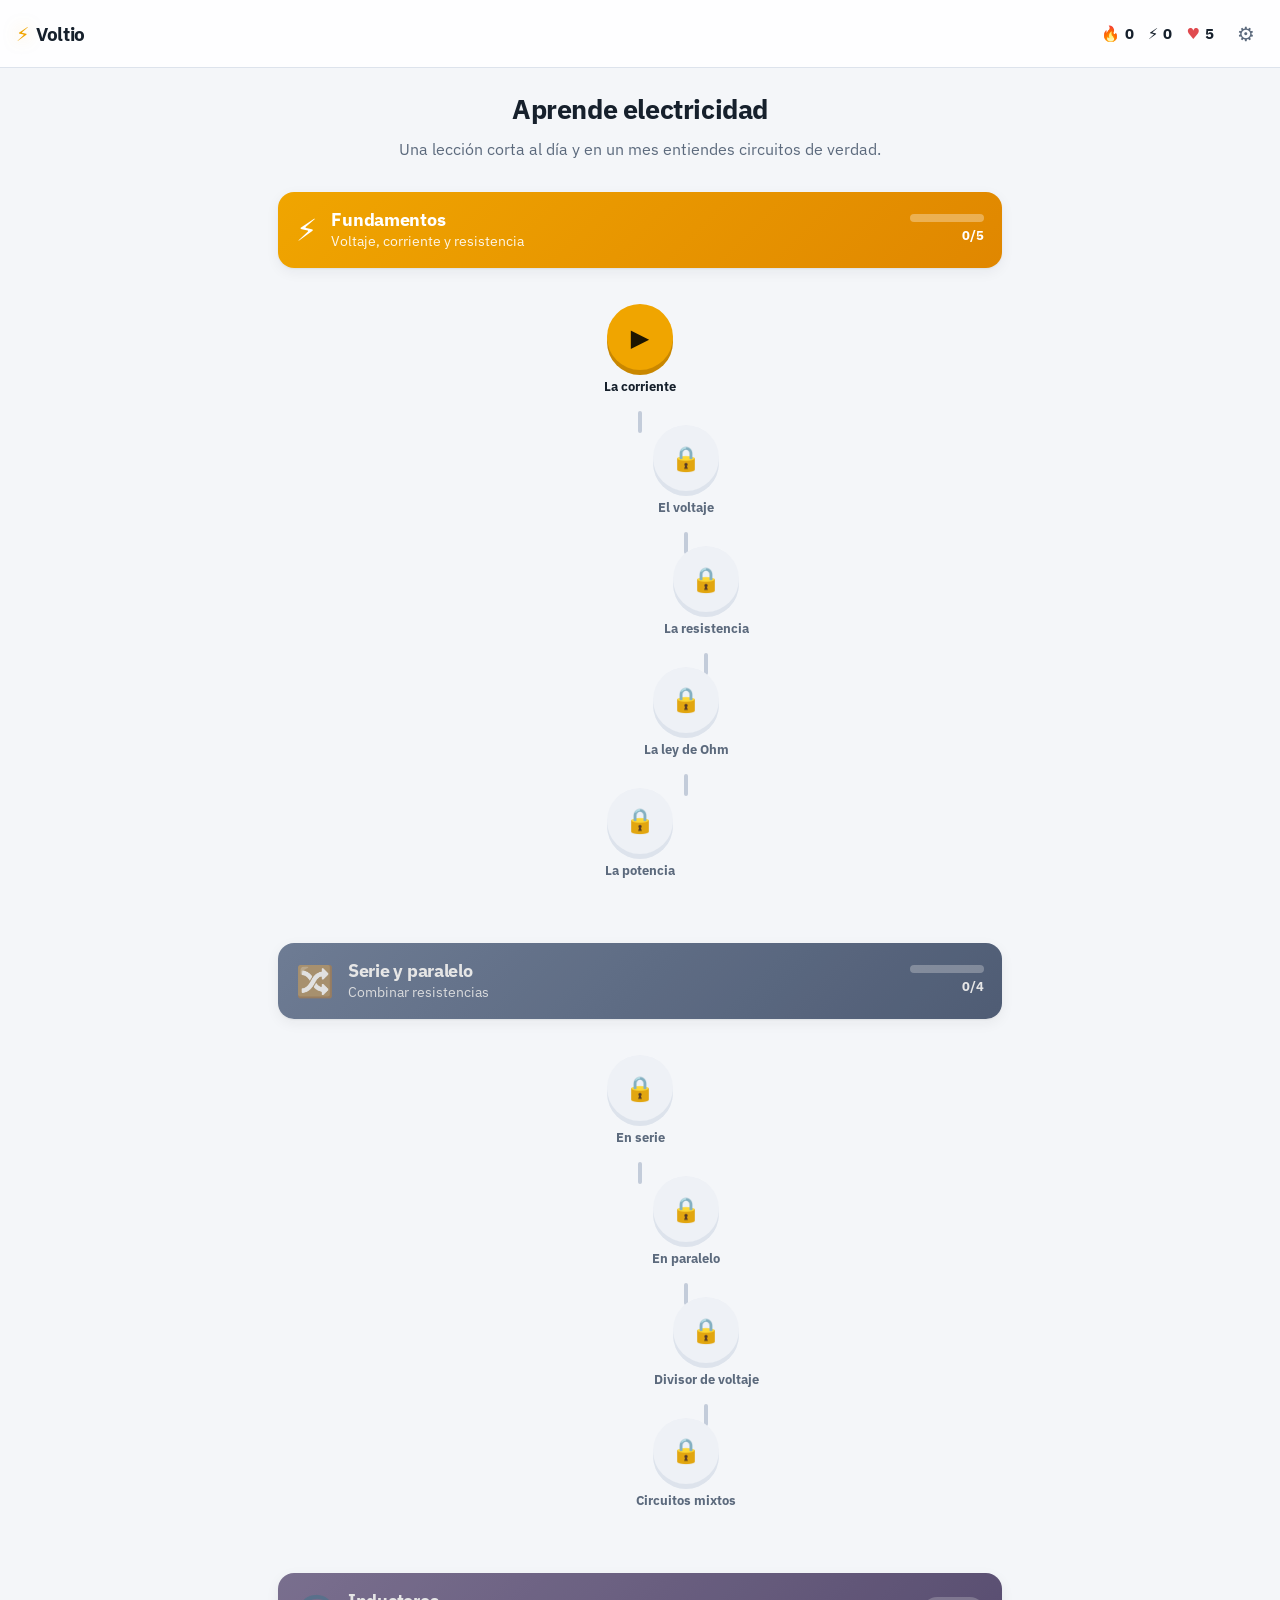
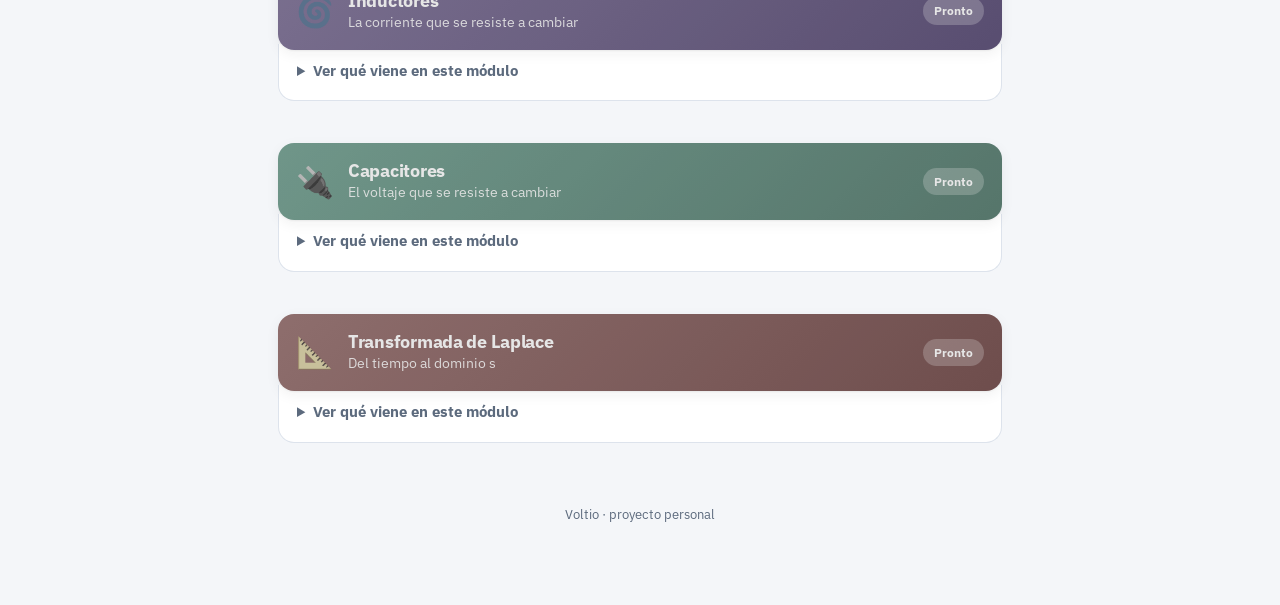
<file: index.html>
<!doctype html>
<html lang="es">
<head>
  <meta charset="utf-8">
  <meta name="viewport" content="width=device-width, initial-scale=1, viewport-fit=cover">
  <title>Voltio — Aprende electricidad</title>
  <meta name="description" content="Curso interactivo de electricidad: voltaje, corriente, resistencia, circuitos serie y paralelo.">
  <meta name="color-scheme" content="light dark">
  <meta name="theme-color" content="#f0a500">

  <link rel="manifest" href="manifest.webmanifest">
  <link rel="icon" href="data:image/svg+xml,<svg xmlns='http://www.w3.org/2000/svg' viewBox='0 0 100 100'><text y='.9em' font-size='90'>⚡</text></svg>">
  <link rel="apple-touch-icon" href="iconos/apple-touch-icon.png">
  <meta name="apple-mobile-web-app-capable" content="yes">
  <meta name="apple-mobile-web-app-title" content="Voltio">

  <link rel="preconnect" href="https://fonts.gstatic.com" crossorigin>
  <link rel="stylesheet" href="https://fonts.googleapis.com/css2?family=IBM+Plex+Mono:wght@400;600&family=IBM+Plex+Sans:wght@400;500;600;700&display=swap">
  <link rel="stylesheet" href="css/app.css">
</head>
<body>
  <div id="app"><noscript>Voltio necesita JavaScript para funcionar.</noscript></div>
  <script type="module" src="js/app.js"></script>

  <script>
    // El registro del service worker vive aqui y no en los modulos a proposito:
    // asi el bundle de un solo archivo (dist/) no arrastra codigo que solo tiene
    // sentido servido desde un sitio. La app se entera de que hay version nueva
    // por un evento, y si nunca llega —porque no hay service worker— no pasa nada.
    if ('serviceWorker' in navigator) {
      window.addEventListener('load', async () => {
        try {
          const reg = await navigator.serviceWorker.register('service-worker.js');

          const avisar = (worker) => {
            window.dispatchEvent(new CustomEvent('voltio:actualizacion', {
              detail: {
                aplicar() {
                  // El worker nuevo espera a que se cierren las pestañas; se le
                  // pide que tome el control ahora y se recarga al conseguirlo.
                  worker.postMessage('SALTAR_ESPERA');
                },
              },
            }));
          };

          // Ya habia una version nueva esperando de una visita anterior.
          if (reg.waiting && navigator.serviceWorker.controller) avisar(reg.waiting);

          reg.addEventListener('updatefound', () => {
            const nuevo = reg.installing;
            if (!nuevo) return;
            nuevo.addEventListener('statechange', () => {
              // Sin controller es la primera instalacion, no una actualizacion:
              // ahi no hay nada que avisar.
              if (nuevo.state === 'installed' && navigator.serviceWorker.controller) {
                avisar(nuevo);
              }
            });
          });

          let recargando = false;
          navigator.serviceWorker.addEventListener('controllerchange', () => {
            if (recargando) return;
            recargando = true;
            window.location.reload();
          });
        } catch {
          // Sin service worker la app funciona igual, solo que sin modo offline.
        }
      });
    }
  </script>
</body>
</html>
</file>
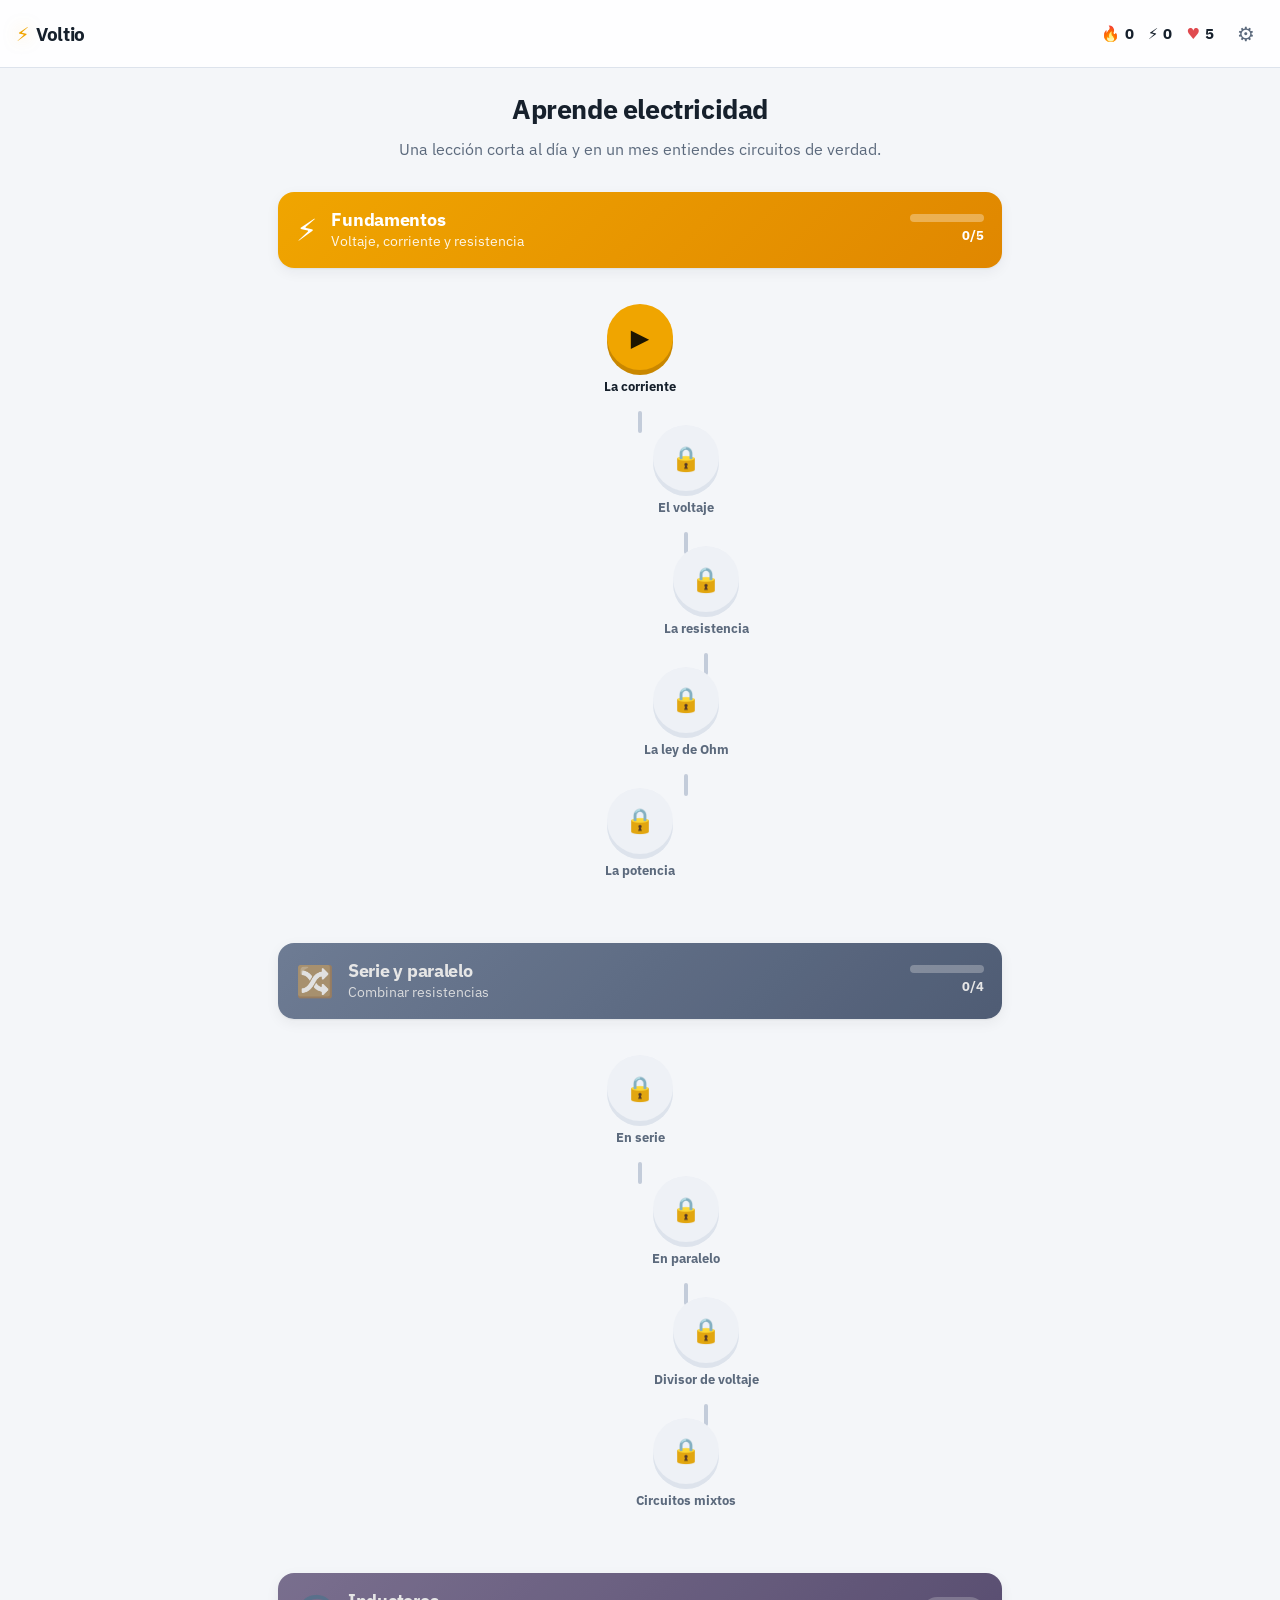
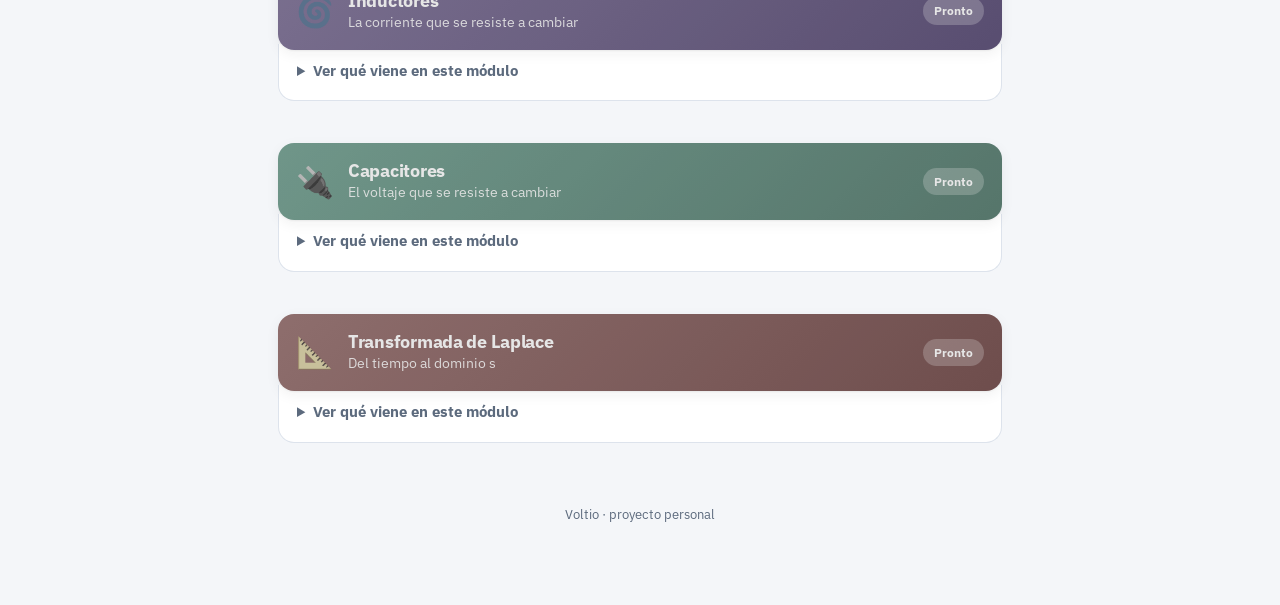
<file: app/voltio.html>
<!doctype html>
<html lang="es">
<head>
<meta charset="utf-8">
<meta name="viewport" content="width=device-width, initial-scale=1, viewport-fit=cover">
<meta name="color-scheme" content="light dark">
<title>Voltio — Aprende electricidad</title>
<link rel="icon" href="data:image/svg+xml,<svg xmlns='http://www.w3.org/2000/svg' viewBox='0 0 100 100'><text y='.9em' font-size='90'>&#9889;</text></svg>">
</head>
<body>
<link rel="preconnect" href="https://fonts.gstatic.com" crossorigin>
<link rel="stylesheet" href="https://fonts.googleapis.com/css2?family=IBM+Plex+Mono:wght@400;600&family=IBM+Plex+Sans:wght@400;500;600;700&display=swap">
<style>
/* ── Tokens ──────────────────────────────────────────────────────────────── */

:root {
  --fondo: #f4f6f9;
  --superficie: #ffffff;
  --superficie-2: #eef1f6;
  --borde: #dde3ec;
  --borde-fuerte: #c3ccda;
  --texto: #16202c;
  --texto-suave: #5c6a7d;

  --marca: #f0a500;
  --marca-osc: #c98700;
  --marca-suave: #fff4dc;

  --ok: #47ba3f;
  --ok-osc: #369130;
  --ok-suave: #e8f7e6;
  --mal: #e04a4f;
  --mal-osc: #b53a3e;
  --mal-suave: #fdeced;

  --azul: #3b82f6;
  --violeta: #8b5cf6;
  --verde: #10b981;
  --rojo: #ef4444;
  --ambar: #f0a500;

  --cable: #55637a;
  --electron: #f0a500;

  --r: 16px;
  --sombra: 0 1px 2px rgba(20, 30, 45, .06), 0 4px 14px rgba(20, 30, 45, .06);
  --fuente: "IBM Plex Sans", ui-sans-serif, system-ui, -apple-system, "Segoe UI", Roboto, Arial, sans-serif;
  --mono: "IBM Plex Mono", ui-monospace, "Cascadia Code", "SF Mono", Menlo, Consolas, monospace;
}

@media (prefers-color-scheme: dark) {
  :root:not([data-theme="light"]) {
    --fondo: #10151d;
    --superficie: #182029;
    --superficie-2: #212b37;
    --borde: #2b3644;
    --borde-fuerte: #3c4a5c;
    --texto: #e8eef6;
    --texto-suave: #9aa8bb;
    --marca-suave: #33280f;
    --ok-suave: #16301a;
    --mal-suave: #351a1d;
    --cable: #8fa0b8;
    --sombra: 0 1px 2px rgba(0, 0, 0, .3), 0 4px 14px rgba(0, 0, 0, .25);
  }
}

:root[data-theme="dark"] {
  --fondo: #10151d;
  --superficie: #182029;
  --superficie-2: #212b37;
  --borde: #2b3644;
  --borde-fuerte: #3c4a5c;
  --texto: #e8eef6;
  --texto-suave: #9aa8bb;
  --marca-suave: #33280f;
  --ok-suave: #16301a;
  --mal-suave: #351a1d;
  --cable: #8fa0b8;
  --sombra: 0 1px 2px rgba(0, 0, 0, .3), 0 4px 14px rgba(0, 0, 0, .25);
}

/* ── Base ────────────────────────────────────────────────────────────────── */

* { box-sizing: border-box; }

body {
  margin: 0;
  font-variant-numeric: tabular-nums;
  background: var(--fondo);
  color: var(--texto);
  font-family: var(--fuente);
  font-size: 16px;
  line-height: 1.55;
  -webkit-font-smoothing: antialiased;
}

h1, h2, h3 { line-height: 1.25; margin: 0 0 .4em; letter-spacing: -.015em; }
h1 { font-size: 1.7rem; }
h2 { font-size: 1.3rem; }
p { margin: 0 0 .8em; }
sub, sup { line-height: 0; }

button { font: inherit; color: inherit; cursor: pointer; }
button:disabled { cursor: not-allowed; }

/* Botones con "peso": el borde inferior grueso hace de sombra fisica. */
.btn {
  border: 0;
  border-radius: 14px;
  padding: 14px 26px;
  font-weight: 800;
  font-size: 1rem;
  letter-spacing: .02em;
  text-transform: uppercase;
  transition: transform .06s, filter .15s;
}
.btn.principal {
  background: var(--marca);
  color: #1d1500;
  box-shadow: 0 4px 0 var(--marca-osc);
  min-width: 180px;
}
.btn.principal:active:not(:disabled) { transform: translateY(3px); box-shadow: 0 1px 0 var(--marca-osc); }
.btn.principal:disabled { background: var(--superficie-2); color: var(--texto-suave); box-shadow: 0 4px 0 var(--borde); }
.btn.secundario {
  background: var(--superficie);
  border: 2px solid var(--borde-fuerte);
  box-shadow: 0 3px 0 var(--borde);
  padding: 11px 20px;
  text-transform: none;
}
.btn.peligro { background: var(--mal); color: #fff; box-shadow: 0 4px 0 var(--mal-osc); text-transform: none; padding: 11px 20px; }
.btn:focus-visible, button:focus-visible, input:focus-visible { outline: 3px solid var(--azul); outline-offset: 2px; }

.prosa { color: var(--texto); }
.prosa ol, .prosa ul { margin: 0 0 .8em; padding-left: 1.3em; }
.prosa li { margin-bottom: .3em; }

.formula {
  font-family: var(--mono);
  font-size: 1.08rem;
  font-weight: 700;
  text-align: center;
  background: var(--superficie-2);
  border-radius: 10px;
  padding: 12px 10px;
  margin: 12px 0;
}
.dato {
  border-left: 4px solid var(--marca);
  background: var(--marca-suave);
  padding: 10px 14px;
  border-radius: 0 10px 10px 0;
  font-size: .95rem;
}

/* ── Barra superior ──────────────────────────────────────────────────────── */

.barra-sup {
  position: sticky; top: 0; z-index: 20;
  display: flex; align-items: center; gap: 14px;
  padding: 12px max(16px, env(safe-area-inset-left)) 12px 16px;
  background: color-mix(in srgb, var(--superficie) 88%, transparent);
  backdrop-filter: blur(10px);
  border-bottom: 1px solid var(--borde);
}
.marca { display: flex; align-items: center; gap: 7px; font-weight: 900; font-size: 1.2rem; letter-spacing: -.02em; }
.marca .rayo { color: var(--marca); filter: drop-shadow(0 0 8px rgba(240, 165, 0, .5)); }
.stats { margin-left: auto; display: flex; gap: 14px; }
.stat { display: inline-flex; align-items: center; gap: 5px; font-weight: 800; font-size: .95rem; }
.stat .ic { font-style: normal; }
.stat:nth-child(3) .ic { color: var(--mal); }
.icono-btn {
  background: none; border: 0; font-size: 1.25rem; padding: 6px 9px;
  border-radius: 10px; color: var(--texto-suave);
}
.icono-btn:hover { background: var(--superficie-2); }

/* ── Mapa ────────────────────────────────────────────────────────────────── */

.mapa { max-width: 760px; margin: 0 auto; padding: 24px 18px 80px; }
.saludo { text-align: center; margin-bottom: 30px; }
.saludo p { color: var(--texto-suave); margin: 0; }

.modulo { margin-bottom: 42px; }

.mod-cab {
  display: flex; align-items: center; gap: 14px;
  padding: 16px 18px;
  border-radius: var(--r);
  color: #fff;
  box-shadow: var(--sombra);
}
.mod-cab.ambar   { background: linear-gradient(135deg, #f0a500, #e08700); }
.mod-cab.azul    { background: linear-gradient(135deg, #4f8ef7, #2f6ad6); }
.mod-cab.violeta { background: linear-gradient(135deg, #9b6cf8, #7746e0); }
.mod-cab.verde   { background: linear-gradient(135deg, #19c58c, #0f9b6c); }
.mod-cab.rojo    { background: linear-gradient(135deg, #f2635f, #d13f3b); }
.mod-cab.cerrado { filter: grayscale(.75) brightness(.9); }
.mod-icono { font-size: 1.9rem; line-height: 1; }
.mod-txt { flex: 1; min-width: 0; }
.mod-txt h2 { margin: 0; font-size: 1.15rem; }
.mod-txt p { margin: 0; font-size: .88rem; opacity: .9; }
.mod-prog { text-align: right; font-size: .8rem; font-weight: 800; min-width: 74px; }
.mod-barra { height: 8px; background: rgba(255, 255, 255, .32); border-radius: 99px; overflow: hidden; margin-bottom: 4px; }
.mod-barra i { display: block; height: 100%; background: #fff; border-radius: 99px; transition: width .5s; }
.chip { background: rgba(255, 255, 255, .25); padding: 4px 11px; border-radius: 99px; font-size: .78rem; font-weight: 800; }

/* Camino serpenteante de lecciones */
.camino { display: flex; flex-direction: column; align-items: center; gap: 4px; padding: 26px 0 6px; }
.nodo {
  position: relative;
  transform: translateX(var(--desfase, 0));
  display: flex; flex-direction: column; align-items: center; gap: 6px;
  background: none; border: 0; padding: 10px 6px 14px;
  transition: transform .15s;
}
.nodo:not(:last-child)::after {
  content: ""; position: absolute; left: 50%; top: 100%;
  width: 4px; height: 22px; margin-left: -2px; border-radius: 2px;
  background: var(--borde-fuerte);
}
.nodo-cara {
  width: 66px; height: 66px; border-radius: 50%;
  display: grid; place-items: center;
  font-size: 1.5rem; color: #fff; font-weight: 900;
  background: var(--borde-fuerte);
  box-shadow: 0 5px 0 var(--borde);
  transition: transform .1s, box-shadow .1s;
}
.nodo.activa .nodo-cara { background: var(--marca); color: #1d1500; box-shadow: 0 5px 0 var(--marca-osc); animation: latido 2.4s ease-in-out infinite; }
.nodo.hecha .nodo-cara  { background: var(--ok); box-shadow: 0 5px 0 var(--ok-osc); }
.nodo.cerrada .nodo-cara { background: var(--superficie-2); color: var(--texto-suave); box-shadow: 0 5px 0 var(--borde); }
.nodo:not(:disabled):hover .nodo-cara { transform: translateY(-2px); }
.nodo:not(:disabled):active .nodo-cara { transform: translateY(4px); box-shadow: 0 1px 0 var(--borde); }
.nodo-nombre { font-size: .84rem; font-weight: 700; color: var(--texto-suave); max-width: 130px; text-align: center; }
.nodo.activa .nodo-nombre, .nodo.hecha .nodo-nombre { color: var(--texto); }
.nodo-estrellas { font-size: .7rem; letter-spacing: 1px; color: var(--borde-fuerte); line-height: 1; }
.nodo-estrellas i { font-style: normal; }
.nodo-estrellas i.on { color: var(--marca); }

@keyframes latido {
  0%, 100% { box-shadow: 0 5px 0 var(--marca-osc), 0 0 0 0 rgba(240, 165, 0, .5); }
  50%      { box-shadow: 0 5px 0 var(--marca-osc), 0 0 0 12px rgba(240, 165, 0, 0); }
}

.temario {
  background: var(--superficie); border: 1px solid var(--borde);
  border-radius: 0 0 var(--r) var(--r); border-top: 0;
  padding: 4px 18px 6px; margin-top: -6px;
}
.temario summary { cursor: pointer; padding: 12px 0; font-weight: 700; color: var(--texto-suave); font-size: .92rem; }
.temario ul { margin: 0 0 12px; padding-left: 1.2em; color: var(--texto-suave); font-size: .92rem; }
.temario li { margin-bottom: .28em; }

.pie-mapa { text-align: center; color: var(--texto-suave); font-size: .82rem; padding-top: 20px; }

/* ── Leccion ─────────────────────────────────────────────────────────────── */

.pantalla-leccion { min-height: 100vh; min-height: 100dvh; display: flex; }
.leccion { display: flex; flex-direction: column; flex: 1; min-height: 100dvh; }

.lec-cabecera {
  display: flex; align-items: center; gap: 14px;
  padding: 14px 18px; max-width: 740px; margin: 0 auto; width: 100%;
}
.salir { background: none; border: 0; font-size: 1.35rem; color: var(--texto-suave); padding: 2px 8px; border-radius: 8px; }
.salir:hover { background: var(--superficie-2); }
.barra { flex: 1; height: 15px; background: var(--superficie-2); border-radius: 99px; overflow: hidden; }
.barra i { display: block; height: 100%; width: 0; border-radius: 99px; background: var(--ok); transition: width .35s cubic-bezier(.2, .9, .3, 1); }
.vidas { display: inline-flex; align-items: center; gap: 5px; font-weight: 800; color: var(--mal); }
.vidas.sin-vidas { opacity: .5; }

.lec-escena { flex: 1; width: 100%; max-width: 740px; margin: 0 auto; padding: 8px 18px 24px; }
.paso { animation: entra .3s ease-out; }
@keyframes entra { from { opacity: 0; transform: translateY(10px); } to { opacity: 1; transform: none; } }

.paso-emoji { font-size: 2.6rem; text-align: center; line-height: 1; margin-bottom: 8px; }
.paso-emoji.celebra { animation: brinca .7s ease-out; font-size: 3.6rem; }
@keyframes brinca { 0% { transform: scale(.3) rotate(-14deg); opacity: 0; } 60% { transform: scale(1.18); } 100% { transform: none; opacity: 1; } }

.paso-info h2, .paso-fin h2 { text-align: center; }
.enunciado { font-size: 1.22rem; margin-bottom: 16px; }
.aviso-reintento {
  display: inline-block; background: var(--marca-suave); color: var(--marca-osc);
  font-weight: 800; font-size: .8rem; padding: 4px 12px; border-radius: 99px; margin-bottom: 12px;
}

.visual {
  background: var(--superficie);
  border: 1px solid var(--borde);
  border-radius: var(--r);
  padding: 12px;
  margin: 0 0 18px;
  overflow-x: auto;
}
.visual svg { display: block; width: 100%; height: auto; max-width: 520px; margin: 0 auto; }

/* Opciones */
.opciones { display: grid; gap: 11px; }
.opciones.col-2 { grid-template-columns: repeat(auto-fit, minmax(150px, 1fr)); }
.opcion {
  display: flex; align-items: center; gap: 12px; text-align: left;
  background: var(--superficie);
  border: 2px solid var(--borde);
  box-shadow: 0 3px 0 var(--borde);
  border-radius: 14px; padding: 14px 16px;
  transition: transform .08s, border-color .15s, background .15s;
}
.opcion:hover:not(:disabled) { border-color: var(--borde-fuerte); background: var(--superficie-2); }
.opcion:active:not(:disabled) { transform: translateY(3px); box-shadow: 0 0 0 var(--borde); }
.opcion kbd {
  flex: none; width: 26px; height: 26px; display: grid; place-items: center;
  border: 2px solid var(--borde); border-radius: 7px;
  font: 700 .78rem var(--mono); color: var(--texto-suave);
}
.opcion.elegida { border-color: var(--azul); background: color-mix(in srgb, var(--azul) 10%, var(--superficie)); box-shadow: 0 3px 0 color-mix(in srgb, var(--azul) 45%, var(--borde)); }
.opcion.elegida kbd { border-color: var(--azul); color: var(--azul); }
.opcion.correcta { border-color: var(--ok); background: var(--ok-suave); box-shadow: 0 3px 0 var(--ok); }
.opcion.incorrecta { border-color: var(--mal); background: var(--mal-suave); box-shadow: 0 3px 0 var(--mal); }
.opcion:disabled { cursor: default; opacity: 1; }

/* Instruccion de formato: dice como se responde, no que se pregunta. */
.instruccion {
  color: var(--texto-suave); font-size: .88rem; margin: -8px 0 14px;
}

/* Seleccion multiple: casilla visible, porque "marca todas" necesita que se
   note que se puede marcar mas de una. */
.opcion.marcable .casilla {
  flex: none; width: 22px; height: 22px; border-radius: 6px;
  border: 2px solid var(--borde-fuerte); position: relative;
}
.opcion.marcable.elegida .casilla { background: var(--azul); border-color: var(--azul); }
.opcion.marcable.elegida .casilla::after {
  content: "✓"; position: absolute; inset: 0; color: #fff;
  font-size: .8rem; font-weight: 900; display: grid; place-items: center;
}
.opcion.marcable.correcta .casilla { background: var(--ok); border-color: var(--ok); }
.opcion.marcable.incorrecta .casilla { background: var(--mal); border-color: var(--mal); }

/* Ordenar: el numero aparece al tocar, y ese es todo el feedback que hace falta. */
.opcion.ordenable kbd { transition: background .15s, color .15s; }
.opcion.puesta { border-color: var(--azul); background: color-mix(in srgb, var(--azul) 8%, var(--superficie)); }
.opcion.puesta kbd { background: var(--azul); border-color: var(--azul); color: #fff; }
.btn.chico { padding: 8px 16px; font-size: .85rem; }
.opcion.ordenable ~ .btn.chico, .paso .btn.chico { margin-top: 12px; }

/* Emparejar: dos columnas de fichas que se van fijando al acertar. */
.emparejar { display: grid; grid-template-columns: 1fr 1fr; gap: 12px; }
.col-emparejar { display: grid; gap: 10px; align-content: start; }
.ficha {
  background: var(--superficie); border: 2px solid var(--borde);
  box-shadow: 0 3px 0 var(--borde); border-radius: 12px;
  padding: 13px 14px; text-align: center; font-weight: 600;
  transition: transform .08s, border-color .15s, opacity .25s;
}
.ficha:hover:not(:disabled) { border-color: var(--borde-fuerte); }
.ficha:active:not(:disabled) { transform: translateY(3px); box-shadow: 0 0 0 var(--borde); }
.ficha.elegida { border-color: var(--azul); background: color-mix(in srgb, var(--azul) 10%, var(--superficie)); box-shadow: 0 3px 0 var(--azul); }
.ficha.resuelta { border-color: var(--ok); background: var(--ok-suave); box-shadow: none; opacity: .55; cursor: default; }
.ficha.falla { border-color: var(--mal); background: var(--mal-suave); animation: temblor .4s; }
@keyframes temblor {
  0%, 100% { transform: translateX(0); }
  20% { transform: translateX(-6px); }
  40% { transform: translateX(6px); }
  60% { transform: translateX(-4px); }
  80% { transform: translateX(4px); }
}

/* Senalar sobre el diagrama */
.cz-senalable { cursor: pointer; }
.cz-golpe { fill: transparent; }
.cz-senalable:hover .cz-zig { stroke: var(--azul); }
.cz-senalable:hover .cz-golpe { fill: color-mix(in srgb, var(--azul) 12%, transparent); }
.cz-senalable:focus-visible { outline: none; }
.cz-senalable:focus-visible .cz-golpe { fill: color-mix(in srgb, var(--azul) 18%, transparent); stroke: var(--azul); stroke-width: 2; }
.cz-senalable.cz-elegido .cz-zig { stroke: var(--azul); stroke-width: 3.6; }
.cz-senalable.cz-elegido .cz-golpe { fill: color-mix(in srgb, var(--azul) 18%, transparent); }
.cz-senalable.cz-ok .cz-zig { stroke: var(--ok); stroke-width: 3.6; }
.cz-senalable.cz-ok .cz-golpe { fill: color-mix(in srgb, var(--ok) 20%, transparent); }
.cz-senalable.cz-ok .cz-nombre { fill: var(--ok-osc); }
.cz-senalable.cz-mal .cz-zig { stroke: var(--mal); stroke-width: 3.6; }
.cz-senalable.cz-mal .cz-golpe { fill: color-mix(in srgb, var(--mal) 20%, transparent); }
.cz-senalable.cz-mal .cz-nombre { fill: var(--mal-osc); }

/* Entradas numericas */
.campo-unidad { display: flex; align-items: center; gap: 10px; justify-content: center; margin: 6px 0 16px; }
.entrada-grande {
  font: 800 1.5rem var(--mono);
  width: 180px; text-align: center;
  padding: 12px 14px; border-radius: 14px;
  border: 2px solid var(--borde-fuerte); background: var(--superficie); color: var(--texto);
}
.entrada-grande.ok  { border-color: var(--ok); background: var(--ok-suave); }
.entrada-grande.mal { border-color: var(--mal); background: var(--mal-suave); }
.campo-unidad > span { font: 700 1.2rem var(--mono); color: var(--texto-suave); }

.pista { margin-top: 4px; }
.pista summary { cursor: pointer; color: var(--azul); font-weight: 700; font-size: .92rem; }
.pista .prosa { background: var(--superficie-2); border-radius: 10px; padding: 10px 14px; margin-top: 8px; font-size: .94rem; }

/* Pie con feedback */
.lec-pie {
  position: sticky; bottom: 0;
  display: flex; align-items: center; gap: 18px; flex-wrap: wrap;
  padding: 16px 18px calc(16px + env(safe-area-inset-bottom));
  border-top: 1px solid var(--borde);
  background: var(--superficie);
}
/* Emparejar no usa boton: sin esto el pie deja una franja vacia. */
.lec-pie:empty { display: none; }
.lec-pie > * { max-width: 740px; }
.lec-pie:not(.ok):not(.mal) { justify-content: center; }
.lec-pie.ok  { background: var(--ok-suave); border-top-color: var(--ok); }
.lec-pie.mal { background: var(--mal-suave); border-top-color: var(--mal); }
.lec-pie.ok .btn.principal  { background: var(--ok); color: #fff; box-shadow: 0 4px 0 var(--ok-osc); }
.lec-pie.mal .btn.principal { background: var(--mal); color: #fff; box-shadow: 0 4px 0 var(--mal-osc); }
.lec-pie .btn { margin-left: auto; }

.fb-cuerpo { display: flex; gap: 13px; align-items: flex-start; flex: 1; min-width: 240px; animation: entra .25s; }
.fb-icono {
  flex: none; width: 34px; height: 34px; border-radius: 50%;
  display: grid; place-items: center; font-weight: 900; color: #fff; font-size: 1.1rem;
}
.lec-pie.ok .fb-icono  { background: var(--ok); }
.lec-pie.mal .fb-icono { background: var(--mal); }
.lec-pie.ok strong  { color: var(--ok-osc); font-size: 1.1rem; }
.lec-pie.mal strong { color: var(--mal-osc); font-size: 1.1rem; }
.fb-detalle { font-size: .93rem; margin-top: 3px; }
.fb-detalle p:last-child { margin-bottom: 0; }
.respuesta-buena { font-weight: 600; }
.lista-errores { margin: 0 0 .5em; padding-left: 1.2em; }

/* Fin de leccion */
.paso-fin { text-align: center; padding-top: 26px; }
.estrellas { font-size: 2.2rem; letter-spacing: 8px; color: var(--borde-fuerte); margin: 6px 0 18px; }
.estrellas .on { color: var(--marca); text-shadow: 0 0 18px rgba(240, 165, 0, .55); }
.resumen { display: flex; gap: 14px; justify-content: center; flex-wrap: wrap; }
.tarjeta-res {
  border: 2px solid var(--borde); border-radius: 14px; padding: 12px 26px; min-width: 118px;
  background: var(--superficie);
}
.tarjeta-res.xp { border-color: var(--marca); }
.tarjeta-res b { display: block; font-size: 1.6rem; line-height: 1.1; }
.tarjeta-res.xp b { color: var(--marca-osc); }
.tarjeta-res span { font-size: .78rem; text-transform: uppercase; letter-spacing: .06em; color: var(--texto-suave); font-weight: 700; }

/* ── Circuitos ───────────────────────────────────────────────────────────── */

.cz { overflow: visible; }
.cz-cable, .cz-zig {
  fill: none; stroke: var(--cable);
  stroke-width: 2.6; stroke-linecap: round; stroke-linejoin: round;
}
.cz-tapa { fill: var(--superficie); stroke: none; }
.cz-nodo { fill: var(--cable); }
/* Terminales a ambos lados de una interrupcion: huecos, para que se lea
   que ahi el camino termina y no que hay un empalme. */
.cz-terminal { fill: var(--superficie); stroke: var(--cable); stroke-width: 2.4; }
.cz-barra-larga, .cz-barra-corta { stroke: var(--cable); stroke-width: 3.4; stroke-linecap: round; }
.cz-signo { font: 700 15px var(--fuente); fill: var(--texto-suave); }
.cz-nombre { font: 800 14px var(--fuente); fill: var(--texto); }
.cz-valor { font: 600 13px var(--mono); fill: var(--texto-suave); }
.cz-nota { font: 600 12px var(--fuente); fill: var(--texto-suave); }
.cz-i { font: 700 13px var(--mono); fill: var(--marca-osc); }
.cz-flecha line { stroke: var(--marca-osc); stroke-width: 2.2; }
.cz-punta { fill: var(--marca-osc); }
.cz-e { fill: var(--electron); filter: drop-shadow(0 0 5px rgba(240, 165, 0, .75)); }

.cz-destacado .cz-zig { stroke: var(--marca); stroke-width: 3.4; }
.cz-destacado .cz-nombre { fill: var(--marca-osc); }

/* Huecos por completar, incrustados en el diagrama */
.cz-fo { overflow: visible; }
.cz-hueco {
  display: flex; align-items: center; gap: 4px;
  background: var(--superficie);
  border: 2px dashed var(--borde-fuerte);
  border-radius: 9px; padding: 2px 5px; height: 30px;
}
.cz-hueco input {
  width: 100%; min-width: 0; border: 0; background: none; color: var(--texto);
  font: 800 14px var(--mono); text-align: center; padding: 0;
}
.cz-hueco input:focus { outline: none; }
.cz-hueco:focus-within { border-style: solid; border-color: var(--azul); box-shadow: 0 0 0 3px color-mix(in srgb, var(--azul) 22%, transparent); }
.cz-hueco .cz-unidad { font: 700 13px var(--mono); color: var(--texto-suave); flex: none; }
.cz-hueco.ok  { border-style: solid; border-color: var(--ok); background: var(--ok-suave); }
.cz-hueco.mal { border-style: solid; border-color: var(--mal); background: var(--mal-suave); }

/* ── Visuales ────────────────────────────────────────────────────────────── */

.viz-rot { font: 600 12px var(--fuente); fill: var(--texto-suave); }
.viz-titulo { font: 900 13px var(--fuente); fill: var(--texto); letter-spacing: .08em; }
.viz-ok { fill: var(--ok); font-weight: 800; }
.viz-mal { fill: var(--mal); font-weight: 800; }
.viz-g { transition: opacity .3s; }
.viz-g.atenua { opacity: .32; }
.viz-g.resalta .viz-rot { fill: var(--marca-osc); font-weight: 800; }

/* En la analogia hidraulica lo que circula es agua, no carga: el ambar de
   los electrones haria pensar que el dibujo ya es el circuito. */
.viz-gota { fill: var(--azul); opacity: .85; }
.viz-tanque { fill: none; stroke: var(--cable); stroke-width: 2.6; }
.viz-agua-fill { fill: color-mix(in srgb, var(--azul) 42%, transparent); }
.viz-tubo { fill: none; stroke: var(--borde-fuerte); stroke-width: 13; stroke-linecap: round; stroke-linejoin: round; }
.viz-tubo-r { fill: color-mix(in srgb, var(--azul) 12%, transparent); stroke: var(--borde-fuerte); stroke-width: 2; }
.viz-cota { stroke: var(--texto-suave); stroke-width: 1.4; stroke-dasharray: 4 3; }
.viz-valvula { fill: var(--mal); }
.viz-marco { fill: none; stroke: var(--borde); stroke-width: 2; }
.viz-obst { fill: var(--mal); rx: 3; }

.viz-tri { fill: color-mix(in srgb, var(--marca) 14%, transparent); stroke: var(--marca); stroke-width: 3; stroke-linejoin: round; }
.viz-tri-div { stroke: var(--marca); stroke-width: 2.4; }
.viz-letra { font: 900 38px var(--fuente); fill: var(--texto); }
.viz-tapa-circ { fill: var(--texto-suave); opacity: .9; }
.viz-celda.tapada .viz-letra { opacity: 0; }

.viz-halo { fill: var(--marca); filter: blur(9px); }
.viz-bulbo {
  fill: color-mix(in srgb, var(--marca) calc(var(--brillo, 0) * 85%), var(--superficie-2));
  stroke: var(--cable); stroke-width: 2.2;
}
.viz-filamento { fill: none; stroke: var(--mal-osc); stroke-width: 2; }

.viz-barra { fill: var(--azul); }
.viz-barra.b2 { fill: var(--violeta); }
.viz-barra-txt { font: 800 14px var(--fuente); fill: #fff; }
/* Cuando el reparto es muy desigual el rotulo no cabe dentro de la barra
   y se escribe al lado, donde necesita el color de texto normal. */
.viz-barra-txt.fuera { fill: var(--texto); }

.lab { display: flex; flex-direction: column; gap: 12px; }
.lab-lecturas { display: flex; gap: 12px; justify-content: center; }
.lect {
  background: var(--superficie-2); border-radius: 12px; padding: 8px 20px; text-align: center; min-width: 120px;
}
.lect span { display: block; font-size: .72rem; text-transform: uppercase; letter-spacing: .06em; color: var(--texto-suave); font-weight: 700; }
.lect b { font: 800 1.25rem var(--mono); color: var(--marca-osc); }
.lab-controles { display: grid; gap: 12px; }
.lab-controles label { display: block; font-size: .88rem; font-weight: 700; }
.lab-controles label > span { display: flex; justify-content: space-between; margin-bottom: 4px; color: var(--texto-suave); }
.lab-controles output { font: 800 .95rem var(--mono); color: var(--texto); }
.lab-controles input[type="range"] { width: 100%; accent-color: var(--marca); height: 22px; }

/* ── Ajustes ─────────────────────────────────────────────────────────────── */

.ajustes { max-width: 620px; margin: 0 auto; padding: 22px 18px 60px; display: grid; gap: 16px; }
.tarjeta { background: var(--superficie); border: 1px solid var(--borde); border-radius: var(--r); padding: 18px; box-shadow: var(--sombra); }
.tarjeta h3 { margin: 0 0 8px; font-size: 1.05rem; }
.tarjeta p { color: var(--texto-suave); font-size: .94rem; }
.tarjeta.peligro { border-color: color-mix(in srgb, var(--mal) 40%, var(--borde)); }
.grid-stats { display: grid; grid-template-columns: repeat(3, 1fr); gap: 10px; text-align: center; }
.grid-stats b { display: block; font-size: 1.5rem; color: var(--marca-osc); }
.grid-stats span { font-size: .76rem; text-transform: uppercase; letter-spacing: .05em; color: var(--texto-suave); font-weight: 700; }

/* ── Respaldo del progreso ───────────────────────────────────────────────── */

.banda-aviso {
  background: var(--mal-suave);
  border: 1px solid color-mix(in srgb, var(--mal) 40%, transparent);
  border-left: 4px solid var(--mal);
  border-radius: 10px;
  padding: 12px 16px;
  margin-bottom: 22px;
  font-size: .92rem;
}

.tarjeta h4 {
  margin: 18px 0 8px;
  font-size: .82rem;
  text-transform: uppercase;
  letter-spacing: .06em;
  color: var(--texto-suave);
}
.fila-botones { display: flex; gap: 10px; flex-wrap: wrap; }
.campo-respaldo {
  width: 100%;
  font: 500 .82rem var(--mono);
  padding: 10px 12px;
  border-radius: 10px;
  border: 2px solid var(--borde);
  background: var(--superficie-2);
  color: var(--texto);
  resize: vertical;
  margin-bottom: 10px;
}
.campo-respaldo:focus { outline: none; border-color: var(--azul); }
.aviso-guardado {
  border-radius: 8px; padding: 9px 12px; font-size: .89rem; font-weight: 600;
}
.aviso-guardado.mal { background: var(--mal-suave); color: var(--mal-osc); }
.resultado-respaldo:empty { display: none; }
.resultado-respaldo {
  margin: 12px 0 0; font-size: .89rem; font-weight: 700;
}
.resultado-respaldo.ok { color: var(--ok-osc); }
.resultado-respaldo.mal { color: var(--mal-osc); }
.nota-fina { font-size: .82rem; color: var(--texto-suave); margin: 12px 0 0; }

/* Aviso flotante de version nueva: no interrumpe, pero no se pierde de vista. */
.banda-version {
  position: fixed;
  left: 50%;
  bottom: calc(18px + env(safe-area-inset-bottom));
  transform: translateX(-50%);
  z-index: 60;
  display: flex; align-items: center; gap: 14px;
  background: var(--superficie);
  border: 1px solid var(--borde-fuerte);
  border-radius: 999px;
  padding: 9px 10px 9px 20px;
  box-shadow: 0 6px 24px rgba(20, 30, 45, .18);
  font-size: .92rem; font-weight: 600;
  max-width: calc(100vw - 32px);
  animation: sube-banda .35s ease-out;
}
.banda-version .btn { margin: 0; white-space: nowrap; }
@keyframes sube-banda {
  from { opacity: 0; transform: translate(-50%, 16px); }
  to   { opacity: 1; transform: translate(-50%, 0); }
}

/* ── Responsive y accesibilidad ──────────────────────────────────────────── */

@media (max-width: 560px) {
  h1 { font-size: 1.45rem; }
  .enunciado { font-size: 1.1rem; }
  .nodo { transform: translateX(calc(var(--desfase, 0) * .6)); }
  .nodo-cara { width: 58px; height: 58px; font-size: 1.3rem; }
  .lec-pie { flex-direction: column; align-items: stretch; }
  .lec-pie .btn { margin-left: 0; width: 100%; }
  .mod-prog { min-width: 62px; }
  .emparejar { gap: 8px; }
  .ficha { padding: 11px 8px; font-size: .9rem; }
  .stats { gap: 10px; }
}

@media (prefers-reduced-motion: reduce) {
  *, *::before, *::after { animation-duration: .001s !important; transition-duration: .001s !important; }
  .cz-e, .viz-agua-fill { display: none; }
}

</style>
<div id="app"><noscript>Voltio necesita JavaScript.</noscript></div>
<script>
(function(){
'use strict';
/* ── js/circuito.js ── */
// circuito.js — motor de dibujo de circuitos en SVG.
//
// Todo se arma con un spec declarativo y sale un <svg> listo para insertar.
// Las resistencias van con el zigzag clasico porque se lee mejor de un vistazo
// que el rectangulo IEC, que es lo que importa en una leccion.

const NS = 'http://www.w3.org/2000/svg';
let contadorId = 0;
const nuevoId = (pre) => `${pre}-${++contadorId}`;

/** Crea un nodo SVG con atributos y, opcionalmente, hijos. */
function el(tag, attrs = {}, hijos = []) {
  const n = document.createElementNS(NS, tag);
  for (const [k, v] of Object.entries(attrs)) {
    if (v === undefined || v === null) continue;
    n.setAttribute(k, String(v));
  }
  for (const h of [].concat(hijos)) if (h) n.appendChild(h);
  return n;
}

const txt = (s) => document.createTextNode(s);

// ── Simbolos ────────────────────────────────────────────────────────────────

/**
 * Zigzag de resistencia sobre un tramo horizontal o vertical.
 * (cx, cy) es el centro del simbolo; largo es la extension total del zigzag.
 */
function zigzag(cx, cy, largo, vertical, amplitud = 11) {
  const n = 6;                       // dientes
  const paso = largo / n;
  const ini = -largo / 2;
  const pts = [[ini, 0]];
  for (let i = 0; i < n; i++) {
    pts.push([ini + paso * (i + 0.5), (i % 2 === 0 ? -1 : 1) * amplitud]);
  }
  pts.push([largo / 2, 0]);
  const d = pts
    .map(([u, v], i) => {
      const [px, py] = vertical ? [cx + v, cy + u] : [cx + u, cy + v];
      return `${i === 0 ? 'M' : 'L'}${px.toFixed(1)} ${py.toFixed(1)}`;
    })
    .join(' ');
  return el('path', { d, class: 'cz-zig' });
}

/** Campo editable incrustado en el diagrama (para los ejercicios de completar). */
function campoHueco(x, y, ancho, hueco) {
  const fo = el('foreignObject', { x, y, width: ancho, height: 32, class: 'cz-fo' });
  const cont = document.createElement('div');
  cont.className = 'cz-hueco';
  const input = document.createElement('input');
  input.type = 'text';
  input.inputMode = 'decimal';
  input.autocomplete = 'off';
  input.spellcheck = false;
  input.placeholder = '?';
  input.dataset.hueco = hueco.id;
  input.setAttribute('aria-label', hueco.etiqueta || hueco.id);
  cont.appendChild(input);
  if (hueco.unidad) {
    const u = document.createElement('span');
    u.className = 'cz-unidad';
    u.textContent = hueco.unidad;
    cont.appendChild(u);
  }
  fo.appendChild(cont);
  return fo;
}

/** Resistencia completa: zigzag + etiqueta (valor fijo o hueco por completar). */
function resistor(cfg) {
  const {
    cx, cy, largo = 66, vertical = false,
    nombre = '', valor = '', hueco = null, destacado = false, ladoEtiqueta = 'auto',
    id = null,
  } = cfg;

  const g = el('g', {
    class: 'cz-comp' + (destacado ? ' cz-destacado' : '') + (id ? ' cz-senalable' : ''),
    'data-comp': id,
    tabindex: id ? '0' : null,
    role: id ? 'button' : null,
    'aria-label': id ? `Componente ${nombre || id}` : null,
  });
  if (id) {
    // Area de acierto generosa: el zigzag es un trazo fino y con el dedo no se
    // acierta. El rectangulo transparente se dibuja primero, debajo de todo.
    const m = 26;
    g.appendChild(el('rect', {
      x: cx - (vertical ? m : largo / 2 + 10), y: cy - (vertical ? largo / 2 + 10 : m),
      width: vertical ? m * 2 : largo + 20, height: vertical ? largo + 20 : m * 2,
      class: 'cz-golpe', rx: 8,
    }));
  }
  g.appendChild(zigzag(cx, cy, largo, vertical));

  // El zigzag ocupa +-11 alrededor del eje, asi que las etiquetas tienen que
  // despegarse lo suficiente para no quedar encima de los dientes.
  const lado = ladoEtiqueta === 'auto' ? (vertical ? 'derecha' : 'arriba') : ladoEtiqueta;
  let tx = cx, tyNombre = cy, tyValor = cy, anchor = 'middle';
  // Un campo editable es mas alto que una linea de texto, asi que cuando lo hay
  // el nombre se corre un poco mas para dejarle sitio.
  const conCampo = Boolean(hueco);
  if (lado === 'arriba')    { tyNombre = cy - (conCampo ? 54 : 44); tyValor = cy - 26; }
  if (lado === 'abajo')     { tyNombre = cy + 34; tyValor = cy + 52; }
  if (lado === 'derecha')   { tx = cx + 26; tyNombre = cy - (conCampo ? 14 : 6); tyValor = cy + 12; anchor = 'start'; }
  if (lado === 'izquierda') { tx = cx - 26; tyNombre = cy - (conCampo ? 14 : 6); tyValor = cy + 12; anchor = 'end'; }

  if (nombre) {
    g.appendChild(el('text',
      { x: tx, y: tyNombre, 'text-anchor': anchor, class: 'cz-nombre' }, [txt(nombre)]));
  }

  if (hueco) {
    const ancho = 78;
    const fx = anchor === 'start' ? tx - 4 : anchor === 'end' ? tx - ancho + 4 : tx - ancho / 2;
    // El campo mide 32 de alto: se ancla de modo que su borde inferior no
    // alcance el zigzag.
    const fy = lado === 'abajo' ? tyNombre + 8 : lado === 'arriba' ? cy - 46 : cy - 4;
    g.appendChild(campoHueco(fx, fy, ancho, hueco));
  } else if (valor) {
    g.appendChild(el('text',
      { x: tx, y: nombre ? tyValor : tyNombre, 'text-anchor': anchor, class: 'cz-valor' }, [txt(valor)]));
  }
  return g;
}

/** Fuente DC vertical: barra larga (+) sobre barra corta (−). */
function fuenteDC(cx, cy, etiqueta, hueco = null) {
  const g = el('g', { class: 'cz-comp cz-fuente' });
  g.appendChild(el('line', { x1: cx - 17, y1: cy - 8, x2: cx + 17, y2: cy - 8, class: 'cz-barra-larga' }));
  g.appendChild(el('line', { x1: cx - 8,  y1: cy + 8, x2: cx + 8,  y2: cy + 8, class: 'cz-barra-corta' }));
  g.appendChild(el('text', { x: cx - 23, y: cy - 12, 'text-anchor': 'end', class: 'cz-signo' }, [txt('+')]));
  g.appendChild(el('text', { x: cx - 23, y: cy + 24, 'text-anchor': 'end', class: 'cz-signo' }, [txt('−')]));

  if (hueco) {
    // Al costado no cabe sin chocar con el primer componente del riel: va debajo.
    g.appendChild(campoHueco(cx - 39, cy + 26, 78, hueco));
  } else if (etiqueta) {
    g.appendChild(el('text',
      { x: cx + 24, y: cy + 5, 'text-anchor': 'start', class: 'cz-valor' }, [txt(etiqueta)]));
  }
  return g;
}

/** Cable: polilinea sobre una lista de puntos [[x,y],...]. */
function cable(pts) {
  return el('polyline', { points: pts.map((p) => p.join(',')).join(' '), class: 'cz-cable' });
}

/** Punto de union donde se juntan tres o mas cables. */
function nodo(x, y) { return el('circle', { cx: x, cy: y, r: 4.5, class: 'cz-nodo' }); }

/**
 * Interrupcion del camino: dos terminales enfrentados con aire entre medio.
 *
 * Un circuito abierto tiene que *verse* abierto. Sugerirlo solo quitando los
 * electrones deja un dibujo que se lee como un lazo cerrado perfectamente
 * normal, y entonces el diagrama contradice al enunciado.
 */
function corte(cx, cy, semiancho) {
  const g = el('g', { class: 'cz-corte' });
  g.appendChild(el('circle', { cx: cx - semiancho, cy, r: 4.5, class: 'cz-terminal' }));
  g.appendChild(el('circle', { cx: cx + semiancho, cy, r: 4.5, class: 'cz-terminal' }));
  return g;
}

/** Flecha de corriente con etiqueta. `dir` es hacia donde apunta la punta. */
function flechaCorriente(x, y, etiqueta, dir = 'derecha', anclaTexto = 'arriba') {
  const g = el('g', { class: 'cz-flecha' });
  const L = 28;
  const x2 = dir === 'izquierda' ? x - L : x + L;
  g.appendChild(el('line', { x1: x, y1: y, x2, y2: y, 'marker-end': 'url(#cz-punta)' }));
  g.appendChild(el('text', {
    x: (x + x2) / 2,
    y: anclaTexto === 'abajo' ? y + 20 : y - 10,
    'text-anchor': 'middle', class: 'cz-i',
  }, [txt(etiqueta)]));
  return g;
}

/**
 * Puntos animados recorriendo un camino cerrado. Es la forma mas directa de
 * mostrar que algo circula, y de que la velocidad signifique magnitud.
 */
function electrones(pathD, { cantidad = 8, dur = 4, clase = 'cz-e', radio = 4.5 } = {}) {
  const id = nuevoId('cz-camino');
  const g = el('g', { class: 'cz-electrones' });
  g.appendChild(el('path', { id, d: pathD, fill: 'none', stroke: 'none' }));
  for (let i = 0; i < cantidad; i++) {
    const p = el('circle', { r: radio, class: clase });
    const mp = el('mpath', { href: `#${id}` });
    // Safari todavia pide la forma con namespace xlink.
    mp.setAttributeNS('http://www.w3.org/1999/xlink', 'xlink:href', `#${id}`);
    const anim = el('animateMotion', {
      dur: `${dur}s`,
      repeatCount: 'indefinite',
      begin: `${(-dur * i / cantidad).toFixed(2)}s`,
    }, [mp]);
    p.appendChild(anim);
    g.appendChild(p);
  }
  return g;
}

function defsFlecha() {
  return el('defs', {}, [
    el('marker', {
      id: 'cz-punta', viewBox: '0 0 10 10', refX: 8, refY: 5,
      markerWidth: 6, markerHeight: 6, orient: 'auto-start-reverse',
    }, [el('path', { d: 'M0 0 L10 5 L0 10 z', class: 'cz-punta' })]),
  ]);
}

// ── Topologias ──────────────────────────────────────────────────────────────

const M = { izq: 84, der: 104, sup: 88, inf: 56 };  // margenes del marco
// El margen derecho es generoso porque en paralelo las etiquetas de la ultima
// rama se dibujan hacia afuera del marco.

/** Serie: fuente al lado izquierdo, resistencias repartidas en el riel superior. */
function armarSerie(spec, svg, W, H) {
  const xL = M.izq, xR = W - M.der, yT = M.sup, yB = H - M.inf;
  const cyF = (yT + yB) / 2;
  const ramas = spec.ramas || [];
  const arriba = ramas.slice(0, 3);
  const derecha = ramas.slice(3, 5);

  const paso = (xR - xL) / (arriba.length + 1);
  const centros = arriba.map((_, i) => xL + paso * (i + 1));
  // Sin esto, con tres resistencias los zigzags se tocan y el riel parece uno solo.
  const largoS = Math.min(66, paso * 0.56);

  svg.appendChild(cable([[xL, cyF - 26], [xL, yT], [xR, yT]]));
  if (spec.abierto) {
    // El corte va en el riel de retorno, que siempre esta despejado.
    const xMedio = (xL + xR) / 2;
    const hueco = 18;
    svg.appendChild(cable([[xR, yT], [xR, yB], [xMedio + hueco, yB]]));
    svg.appendChild(cable([[xMedio - hueco, yB], [xL, yB], [xL, cyF + 26]]));
    svg.appendChild(corte(xMedio, yB, hueco));
  } else {
    svg.appendChild(cable([[xR, yT], [xR, yB], [xL, yB], [xL, cyF + 26]]));
  }
  svg.appendChild(fuenteDC(xL, cyF, spec.fuente?.etiqueta, spec.fuente?.hueco));

  arriba.forEach((r, i) => {
    svg.appendChild(el('rect',
      { x: centros[i] - largoS / 2 - 3, y: yT - 6, width: largoS + 6, height: 12, class: 'cz-tapa' }));
    svg.appendChild(resistor({
      cx: centros[i], cy: yT, largo: largoS, nombre: r.nombre, valor: r.valor,
      hueco: r.hueco, destacado: r.destacado, id: r.id, ladoEtiqueta: 'arriba',
    }));
  });

  const largoD = Math.min(66, ((yB - yT) / (derecha.length + 1)) * 0.56);
  derecha.forEach((r, i) => {
    const cy = yT + (yB - yT) * ((i + 1) / (derecha.length + 1));
    svg.appendChild(el('rect',
      { x: xR - 6, y: cy - largoD / 2 - 3, width: 12, height: largoD + 6, class: 'cz-tapa' }));
    svg.appendChild(resistor({
      cx: xR, cy, largo: largoD, vertical: true, nombre: r.nombre, valor: r.valor,
      hueco: r.hueco, destacado: r.destacado, id: r.id, ladoEtiqueta: 'izquierda',
    }));
  });

  const loop = `M${xL} ${cyF - 26} L${xL} ${yT} L${xR} ${yT} L${xR} ${yB} L${xL} ${yB} L${xL} ${cyF + 26}`;
  return { loop, xL, xR, yT, yB, cyF, centros, xLibreHasta: (centros[0] ?? xR) - 36 };
}

/** Paralelo: dos rieles horizontales y una rama vertical por resistencia. */
function armarParalelo(spec, svg, W, H) {
  const xL = M.izq, xR = W - M.der, yT = M.sup, yB = H - M.inf;
  const cyF = (yT + yB) / 2;
  const ramas = spec.ramas || [];

  const x0 = xL + 96;
  const xs = ramas.length > 1
    ? ramas.map((_, i) => x0 + ((xR - x0) / (ramas.length - 1)) * i)
    : [(x0 + xR) / 2];
  const xFin = xs[xs.length - 1];

  svg.appendChild(cable([[xL, cyF - 26], [xL, yT], [xFin, yT]]));
  svg.appendChild(cable([[xL, cyF + 26], [xL, yB], [xFin, yB]]));
  svg.appendChild(fuenteDC(xL, cyF, spec.fuente?.etiqueta, spec.fuente?.hueco));

  ramas.forEach((r, i) => {
    const x = xs[i];
    svg.appendChild(cable([[x, yT], [x, yB]]));
    svg.appendChild(el('rect', { x: x - 6, y: cyF - 36, width: 12, height: 72, class: 'cz-tapa' }));
    svg.appendChild(resistor({
      cx: x, cy: cyF, vertical: true, nombre: r.nombre, valor: r.valor,
      hueco: r.hueco, destacado: r.destacado, id: r.id, ladoEtiqueta: 'derecha',
    }));
    if (i > 0 && i < ramas.length - 1) {
      svg.appendChild(nodo(x, yT));
      svg.appendChild(nodo(x, yB));
    }
  });

  const loop = `M${xL} ${cyF - 26} L${xL} ${yT} L${xs[0]} ${yT} L${xs[0]} ${yB} L${xL} ${yB} L${xL} ${cyF + 26}`;
  return { loop, xL, xR, yT, yB, cyF, xs, xLibreHasta: xs[0] };
}

/** Mixto: una resistencia en serie alimentando un paralelo. Base del divisor. */
function armarMixto(spec, svg, W, H) {
  const xL = M.izq, xR = W - M.der, yT = M.sup, yB = H - M.inf;
  const cyF = (yT + yB) / 2;
  const serie = spec.serie || [];
  const par = spec.paralelo || [];

  const xSerie = xL + (xR - xL) * 0.32;
  const xPar0 = xL + (xR - xL) * 0.64;
  const xsP = par.length > 1
    ? par.map((_, i) => xPar0 + ((xR - xPar0) / (par.length - 1)) * i)
    : [(xPar0 + xR) / 2];
  const xFin = xsP[xsP.length - 1];

  svg.appendChild(cable([[xL, cyF - 26], [xL, yT], [xFin, yT]]));
  svg.appendChild(cable([[xL, cyF + 26], [xL, yB], [xFin, yB]]));
  svg.appendChild(fuenteDC(xL, cyF, spec.fuente?.etiqueta, spec.fuente?.hueco));

  if (serie[0]) {
    svg.appendChild(el('rect', { x: xSerie - 36, y: yT - 6, width: 72, height: 12, class: 'cz-tapa' }));
    svg.appendChild(resistor({
      cx: xSerie, cy: yT, nombre: serie[0].nombre, valor: serie[0].valor,
      hueco: serie[0].hueco, destacado: serie[0].destacado, id: serie[0].id, ladoEtiqueta: 'arriba',
    }));
  }

  par.forEach((r, i) => {
    const x = xsP[i];
    svg.appendChild(cable([[x, yT], [x, yB]]));
    svg.appendChild(el('rect', { x: x - 6, y: cyF - 36, width: 12, height: 72, class: 'cz-tapa' }));
    svg.appendChild(resistor({
      cx: x, cy: cyF, vertical: true, nombre: r.nombre, valor: r.valor,
      hueco: r.hueco, destacado: r.destacado, id: r.id, ladoEtiqueta: 'derecha',
    }));
    if (i > 0 && i < par.length - 1) { svg.appendChild(nodo(x, yT)); svg.appendChild(nodo(x, yB)); }
  });

  const loop = `M${xL} ${cyF - 26} L${xL} ${yT} L${xsP[0]} ${yT} L${xsP[0]} ${yB} L${xL} ${yB} L${xL} ${cyF + 26}`;
  return { loop, xL, xR, yT, yB, cyF, xSerie, xsP, xLibreHasta: xSerie - 36 };
}

// ── API publica ─────────────────────────────────────────────────────────────

/**
 * Construye el <svg> de un circuito a partir de un spec declarativo:
 *
 *   {
 *     tipo: 'serie' | 'paralelo' | 'mixto',
 *     fuente: { etiqueta: '12 V', hueco: { id, unidad } },
 *     ramas:  [{ nombre: 'R1', valor: '100 Ω', hueco, destacado }],
 *     serie / paralelo: idem, solo para tipo 'mixto',
 *     corriente: { velocidad: 1, etiqueta: 'I' } | false,
 *     ancho, alto, nota, descripcion
 *   }
 */
function construirCircuito(spec) {
  const W = spec.ancho || 520;
  const H = spec.alto || 300;
  const svg = el('svg', {
    viewBox: `0 0 ${W} ${H}`, class: 'cz', role: 'img',
    'aria-label': spec.descripcion || 'Diagrama de circuito',
  });
  svg.appendChild(defsFlecha());

  const geo = spec.tipo === 'paralelo' ? armarParalelo(spec, svg, W, H)
            : spec.tipo === 'mixto'    ? armarMixto(spec, svg, W, H)
            :                            armarSerie(spec, svg, W, H);

  if (spec.corriente !== false) {
    const vel = spec.abierto ? 0 : (spec.corriente?.velocidad ?? 1);
    // Sin lazo cerrado no circula nada, aunque el spec pida velocidad.
    if (vel > 0) svg.appendChild(electrones(geo.loop, { dur: 4 / vel }));
    if (spec.corriente?.etiqueta) {
      // Arriba solo si queda tramo libre entre la fuente y el primer componente;
      // si no, se rotula el riel de retorno, que siempre esta despejado.
      const cabeArriba = geo.xLibreHasta - geo.xL > 128;
      svg.appendChild(cabeArriba
        ? flechaCorriente(geo.xL + 20, geo.yT - 30, spec.corriente.etiqueta, 'derecha', 'arriba')
        : flechaCorriente((geo.xL + geo.xR) / 2 + 14, geo.yB, spec.corriente.etiqueta, 'izquierda', 'abajo'));
    }
  }

  if (spec.nota) {
    svg.appendChild(el('text',
      { x: W / 2, y: H - 14, 'text-anchor': 'middle', class: 'cz-nota' }, [txt(spec.nota)]));
  }
  return svg;
}

const svgEl = el;
const svgTxt = txt;


/* ── js/estado.js ── */
// estado.js — progreso del usuario: XP, racha, lecciones completadas, vidas.
// Todo se persiste en localStorage, que puede fallar (modo privado, cookies
// bloqueadas), asi que cada acceso va envuelto.

const CLAVE = 'voltio.progreso.v1';

const INICIAL = {
  xp: 0,
  racha: 0,
  ultimoDia: null,      // 'YYYY-MM-DD' del ultimo dia con actividad
  completadas: {},      // { 'f-ohm': { estrellas: 3, mejorXp: 40 } }
  vidas: 5,
  vidasRecarga: null,   // timestamp de la ultima recarga
};

/**
 * Si el navegador bloquea el almacenamiento (incognito, cookies bloqueadas), el
 * progreso se pierde al cerrar. Antes fallaba en silencio; ahora se comprueba
 * de verdad —escribiendo— para poder avisarlo en pantalla.
 */
function probarAlmacenamiento() {
  try {
    const k = '__voltio_prueba__';
    localStorage.setItem(k, '1');
    localStorage.removeItem(k);
    return true;
  } catch { return false; }
}

const hayAlmacenamiento = probarAlmacenamiento();

/** Se pone en true si una escritura falla despues del arranque (cuota llena). */
let escrituraFallida = false;
const guardadoSano = () => hayAlmacenamiento && !escrituraFallida;

function leerCrudo() {
  try {
    const txt = localStorage.getItem(CLAVE);
    return txt ? JSON.parse(txt) : null;
  } catch { return null; }
}

function escribirCrudo(obj) {
  try {
    localStorage.setItem(CLAVE, JSON.stringify(obj));
    escrituraFallida = false;
  } catch {
    escrituraFallida = true;
  }
}

const estado = Object.assign({}, INICIAL, leerCrudo() || {});

// Los objetos anidados hay que fusionarlos aparte, el assign es superficial.
estado.completadas = Object.assign({}, INICIAL.completadas, estado.completadas || {});

const oyentes = new Set();
function suscribir(fn) { oyentes.add(fn); return () => oyentes.delete(fn); }
function avisar() { escribirCrudo(estado); oyentes.forEach((fn) => fn(estado)); }

function hoyISO() {
  const d = new Date();
  return `${d.getFullYear()}-${String(d.getMonth() + 1).padStart(2, '0')}-${String(d.getDate()).padStart(2, '0')}`;
}

function diasEntre(isoA, isoB) {
  const a = new Date(isoA + 'T00:00:00');
  const b = new Date(isoB + 'T00:00:00');
  return Math.round((b - a) / 86400000);
}

/** Marca actividad de hoy y actualiza la racha. Devuelve true si la racha subio. */
function tocarRacha() {
  const hoy = hoyISO();
  if (estado.ultimoDia === hoy) return false;
  const salto = estado.ultimoDia ? diasEntre(estado.ultimoDia, hoy) : Infinity;
  estado.racha = salto === 1 ? estado.racha + 1 : 1;
  estado.ultimoDia = hoy;
  avisar();
  return true;
}

/** La racha mostrada muere sola si el usuario no volvio ni ayer ni hoy. */
function rachaVigente() {
  if (!estado.ultimoDia) return 0;
  const salto = diasEntre(estado.ultimoDia, hoyISO());
  return salto <= 1 ? estado.racha : 0;
}

function sumarXp(n) {
  estado.xp += n;
  avisar();
}

/** Las vidas se recargan de a una cada 20 minutos, hasta 5. */
const MS_POR_VIDA = 20 * 60 * 1000;
function sincronizarVidas() {
  if (estado.vidas >= 5) { estado.vidasRecarga = null; return estado.vidas; }
  const ahora = Date.now();
  if (!estado.vidasRecarga) { estado.vidasRecarga = ahora; avisar(); return estado.vidas; }
  const ganadas = Math.floor((ahora - estado.vidasRecarga) / MS_POR_VIDA);
  if (ganadas > 0) {
    estado.vidas = Math.min(5, estado.vidas + ganadas);
    estado.vidasRecarga = estado.vidas >= 5 ? null : estado.vidasRecarga + ganadas * MS_POR_VIDA;
    avisar();
  }
  return estado.vidas;
}

function perderVida() {
  sincronizarVidas();
  if (estado.vidas > 0) {
    estado.vidas -= 1;
    if (estado.vidas < 5 && !estado.vidasRecarga) estado.vidasRecarga = Date.now();
    avisar();
  }
  return estado.vidas;
}

function rellenarVidas() {
  estado.vidas = 5;
  estado.vidasRecarga = null;
  avisar();
}

function completarLeccion(id, { estrellas, xp }) {
  const previo = estado.completadas[id];
  estado.completadas[id] = {
    estrellas: Math.max(estrellas, previo?.estrellas ?? 0),
    mejorXp: Math.max(xp, previo?.mejorXp ?? 0),
  };
  estado.xp += xp;
  tocarRacha();
  avisar();
  return !previo;   // true si es la primera vez que la completa
}

function estaCompletada(id) { return Boolean(estado.completadas[id]); }
function estrellasDe(id) { return estado.completadas[id]?.estrellas ?? 0; }

function reiniciarTodo() {
  Object.assign(estado, INICIAL, { completadas: {} });
  avisar();
}

// ── Respaldo portatil ───────────────────────────────────────────────────────
//
// Sin cuenta ni servidor, la unica forma de que el progreso sobreviva a un
// "limpiar datos de navegacion" —o llegue a otro dispositivo— es que el usuario
// se lo pueda llevar. Se exporta en dos formatos: un archivo .json legible y un
// codigo de texto que cabe en un mensaje.

const FORMATO = 1;

/** Solo lo que vale la pena conservar: las vidas se regeneran solas. */
function instantanea() {
  return {
    formato: FORMATO,
    app: 'voltio',
    creado: new Date().toISOString(),
    datos: {
      xp: estado.xp,
      racha: estado.racha,
      ultimoDia: estado.ultimoDia,
      completadas: estado.completadas,
    },
  };
}

function exportarJSON() {
  return JSON.stringify(instantanea(), null, 2);
}

/** Base64 con paso por UTF-8: el JSON lleva acentos y btoa solo acepta latin1. */
function exportarCodigo() {
  const bytes = new TextEncoder().encode(JSON.stringify(instantanea()));
  let bin = '';
  bytes.forEach((b) => { bin += String.fromCharCode(b); });
  return `VOLTIO-${btoa(bin).replace(/=+$/, '')}`;
}

function decodificar(texto) {
  const limpio = String(texto).trim();
  if (!limpio) throw new Error('No pegaste nada.');

  // Acepta indistintamente el archivo .json y el codigo corto.
  if (limpio.startsWith('{')) return JSON.parse(limpio);

  const cuerpo = limpio.replace(/^VOLTIO-/, '').replace(/\s+/g, '');
  const relleno = cuerpo + '='.repeat((4 - (cuerpo.length % 4)) % 4);
  const bin = atob(relleno);
  const bytes = Uint8Array.from(bin, (c) => c.charCodeAt(0));
  return JSON.parse(new TextDecoder().decode(bytes));
}

/**
 * Restaura un respaldo. `fusionar` conserva lo mejor de cada lado, que es lo
 * sensato al traer progreso de otro dispositivo: nadie quiere perder estrellas
 * por importar un respaldo viejo.
 */
function importar(texto, { fusionar = true } = {}) {
  // Fuera del try: si no, el mensaje util queda tapado por el generico.
  if (!String(texto ?? '').trim()) throw new Error('Pega primero un código de respaldo.');

  let sobre;
  try {
    sobre = decodificar(texto);
  } catch {
    throw new Error('No se pudo leer el respaldo. Revisa que esté completo.');
  }
  if (sobre?.app !== 'voltio' || !sobre?.datos) {
    throw new Error('Eso no parece un respaldo de Voltio.');
  }
  if (sobre.formato > FORMATO) {
    throw new Error('El respaldo viene de una versión más nueva de la app.');
  }

  const d = sobre.datos;
  const completadas = {};
  for (const [id, v] of Object.entries(d.completadas || {})) {
    if (!v || typeof v !== 'object') continue;
    completadas[id] = {
      estrellas: Math.min(3, Math.max(0, Number(v.estrellas) || 0)),
      mejorXp: Math.max(0, Number(v.mejorXp) || 0),
    };
  }

  if (fusionar) {
    for (const [id, v] of Object.entries(estado.completadas)) {
      const previo = completadas[id];
      completadas[id] = {
        estrellas: Math.max(v.estrellas, previo?.estrellas ?? 0),
        mejorXp: Math.max(v.mejorXp, previo?.mejorXp ?? 0),
      };
    }
    estado.xp = Math.max(estado.xp, Number(d.xp) || 0);
    estado.racha = Math.max(estado.racha, Number(d.racha) || 0);
  } else {
    estado.xp = Math.max(0, Number(d.xp) || 0);
    estado.racha = Math.max(0, Number(d.racha) || 0);
  }

  // La fecha mas reciente manda: si no, una racha importada moriria enseguida.
  if (d.ultimoDia && (!estado.ultimoDia || d.ultimoDia > estado.ultimoDia)) {
    estado.ultimoDia = d.ultimoDia;
  }
  estado.completadas = completadas;
  avisar();
  return { lecciones: Object.keys(completadas).length, xp: estado.xp };
}


/* ── js/motor.js ── */
// motor.js — reproduce una leccion paso a paso y devuelve el resultado.
//
// Una leccion es una lista de pasos. Cada paso se declara con un `tipo` y el
// motor sabe pintarlo, corregirlo y dar feedback. Los pasos fallados se vuelven
// a encolar al final: la leccion no termina hasta que todo quedo bien.




// ── Utilidades de respuesta numerica ────────────────────────────────────────

const PREFIJOS = { p: 1e-12, n: 1e-9, u: 1e-6, µ: 1e-6, μ: 1e-6, m: 1e-3, k: 1e3, K: 1e3, M: 1e6, g: 1e9, G: 1e9 };

/**
 * Convierte lo que escribio el usuario a numero. Acepta coma decimal, prefijos
 * de ingenieria ("2k2" y "2k2" incluidos) y unidades pegadas al final.
 */
function aNumero(bruto) {
  if (bruto === null || bruto === undefined) return NaN;
  let s = String(bruto).trim().replace(/\s+/g, '');
  if (!s) return NaN;
  s = s.replace(/(ohm|ohms|Ω|Ω|V|A|W|F|H|s)$/i, '');       // unidad al final, si viene
  s = s.replace(',', '.');

  // Notacion "2k2" / "4M7": el prefijo hace de punto decimal.
  const conPrefijoIntermedio = s.match(/^(-?\d+)([pnuµμmkKMgG])(\d+)$/);
  if (conPrefijoIntermedio) {
    const [, ent, pre, dec] = conPrefijoIntermedio;
    return parseFloat(`${ent}.${dec}`) * PREFIJOS[pre];
  }

  const conSufijo = s.match(/^(-?\d*\.?\d+(?:[eE][-+]?\d+)?)([pnuµμmkKMgG])$/);
  if (conSufijo) return parseFloat(conSufijo[1]) * PREFIJOS[conSufijo[2]];

  const n = parseFloat(s);
  return Number.isFinite(n) ? n : NaN;
}

/** Compara con tolerancia relativa (por defecto 1%), con piso para el cero. */
function coincide(valor, esperado, tolerancia = 0.01) {
  if (!Number.isFinite(valor)) return false;
  const margen = Math.max(Math.abs(esperado) * tolerancia, 1e-9);
  return Math.abs(valor - esperado) <= margen;
}

/** Formatea un numero con prefijo de ingenieria: 4700 -> "4.7 k". */
function formatear(v, unidad = '') {
  if (!Number.isFinite(v)) return '—';
  const abs = Math.abs(v);
  const tabla = [[1e9, 'G'], [1e6, 'M'], [1e3, 'k'], [1, ''], [1e-3, 'm'], [1e-6, 'µ'], [1e-9, 'n'], [1e-12, 'p']];
  const [div, pre] = tabla.find(([d]) => abs >= d) || [1, ''];
  const escalado = v / div;
  const texto = Math.abs(escalado % 1) < 1e-9
    ? escalado.toFixed(0)
    : escalado.toFixed(Math.abs(escalado) < 10 ? 2 : 1).replace(/\.?0+$/, '');
  return `${texto} ${pre}${unidad}`.trim();
}

// ── Construccion del DOM de cada tipo de paso ───────────────────────────────

function h(tag, attrs = {}, hijos = []) {
  const n = document.createElement(tag);
  for (const [k, v] of Object.entries(attrs)) {
    if (v === undefined || v === null) continue;
    if (k === 'class') n.className = v;
    else if (k === 'html') n.innerHTML = v;
    else if (k.startsWith('on')) n.addEventListener(k.slice(2).toLowerCase(), v);
    else if (k === 'dataset') Object.assign(n.dataset, v);
    else n.setAttribute(k, String(v));
  }
  for (const c of [].concat(hijos)) {
    if (c === null || c === undefined || c === false) continue;
    n.appendChild(typeof c === 'string' ? document.createTextNode(c) : c);
  }
  return n;
}

/** Zona visual del paso: circuito declarativo, nodo suelto o funcion perezosa. */
function construirVisual(paso) {
  if (paso.circuito) return h('div', { class: 'visual' }, [construirCircuito(paso.circuito)]);
  if (typeof paso.visual === 'function') {
    const v = paso.visual();
    return v ? h('div', { class: 'visual' }, [v]) : null;
  }
  if (paso.visual) return h('div', { class: 'visual' }, [paso.visual]);
  return null;
}

function mezclar(arr) {
  const a = arr.slice();
  for (let i = a.length - 1; i > 0; i--) {
    const j = Math.floor(Math.random() * (i + 1));
    [a[i], a[j]] = [a[j], a[i]];
  }
  return a;
}

// ── Motor ───────────────────────────────────────────────────────────────────

/**
 * Reproduce una leccion dentro de `contenedor`.
 * Devuelve una promesa con { completada, aciertos, fallos, xp, estrellas }.
 */
function reproducirLeccion(leccion, contenedor, { alSalir } = {}) {
  return new Promise((resolver) => {
    const cola = leccion.pasos.map((p, i) => ({ ...p, _id: i }));
    const total = cola.length;
    let indice = 0;
    let aciertos = 0;
    let fallos = 0;
    let resueltos = 0;          // pasos distintos ya superados (para la barra)
    const yaFallado = new Set();

    contenedor.innerHTML = '';
    const barraInterior = h('i');
    const marcadorVidas = h('span', { class: 'vidas' });
    const cabecera = h('header', { class: 'lec-cabecera' }, [
      h('button', { class: 'salir', 'aria-label': 'Salir de la leccion', onClick: pedirSalida }, ['✕']),
      h('div', { class: 'barra', role: 'progressbar', 'aria-label': 'Progreso de la leccion' }, [barraInterior]),
      marcadorVidas,
    ]);
    const escena = h('main', { class: 'lec-escena' });
    const pie = h('footer', { class: 'lec-pie' });
    contenedor.append(cabecera, escena, pie);

    function pintarVidas() {
      const v = sincronizarVidas();
      marcadorVidas.innerHTML = '';
      marcadorVidas.append(h('span', { class: 'corazon' }, ['♥']), h('b', {}, [String(v)]));
      marcadorVidas.classList.toggle('sin-vidas', v === 0);
    }

    function avanzarBarra() {
      barraInterior.style.width = `${Math.round((resueltos / total) * 100)}%`;
    }

    function pedirSalida() {
      if (resueltos === total || confirm('¿Salir de la leccion? Vas a perder el avance de esta sesion.')) {
        alSalir?.();
        resolver({ completada: false, aciertos, fallos, xp: 0, estrellas: 0 });
      }
    }

    // ── Feedback inferior ──
    function mostrarFeedback({ ok, titulo, detalle, alContinuar }) {
      pie.innerHTML = '';
      pie.className = `lec-pie ${ok ? 'ok' : 'mal'}`;
      const cuerpo = h('div', { class: 'fb-cuerpo' }, [
        h('div', { class: 'fb-icono' }, [ok ? '✓' : '✕']),
        h('div', {}, [
          h('strong', {}, [titulo]),
          detalle ? h('div', { class: 'fb-detalle', html: detalle }) : null,
        ]),
      ]);
      const boton = h('button', { class: 'btn principal', onClick: alContinuar }, ['Continuar']);
      pie.append(cuerpo, boton);
      boton.focus();
      pie.scrollIntoView({ block: 'nearest', behavior: 'smooth' });
    }

    function limpiarPie() { pie.innerHTML = ''; pie.className = 'lec-pie'; }

    /** Contabiliza el resultado y decide si el paso se re-encola. */
    function resolverPaso(paso, ok, feedback) {
      if (ok) {
        aciertos++;
        resueltos++;
        avanzarBarra();
      } else {
        fallos++;
        if (!yaFallado.has(paso._id)) {
          yaFallado.add(paso._id);
          cola.push({ ...paso, _reintento: true });   // vuelve al final de la cola
        }
        perderVida();
        pintarVidas();
      }
      mostrarFeedback({ ...feedback, ok, alContinuar: siguiente });
    }

    // ── Renderizadores por tipo ──

    function pintarInfo(paso) {
      escena.append(
        h('div', { class: 'paso paso-info' }, [
          paso.emoji ? h('div', { class: 'paso-emoji' }, [paso.emoji]) : null,
          h('h2', {}, [paso.titulo || '']),
          construirVisual(paso),
          paso.cuerpo ? h('div', { class: 'prosa', html: paso.cuerpo }) : null,
        ]),
      );
      pie.innerHTML = '';
      pie.className = 'lec-pie';
      const b = h('button', { class: 'btn principal', onClick: () => { resueltos++; avanzarBarra(); siguiente(); } },
        [paso.textoBoton || 'Entendido']);
      pie.append(b);
      b.focus();
    }

    function pintarAlternativas(paso) {
      // Se baraja pero conservando cual era la correcta.
      const opciones = paso.mezclar === false
        ? paso.opciones.map((o, i) => ({ o, i }))
        : mezclar(paso.opciones.map((o, i) => ({ o, i })));
      let elegida = null;

      const lista = h('div', { class: 'opciones' + (paso.columnas ? ` col-${paso.columnas}` : '') });
      opciones.forEach(({ o, i }, pos) => {
        const texto = typeof o === 'string' ? o : o.texto;
        const btn = h('button', {
          class: 'opcion', type: 'button', dataset: { indice: String(i) },
          onClick: () => {
            lista.querySelectorAll('.opcion').forEach((x) => x.classList.remove('elegida'));
            btn.classList.add('elegida');
            elegida = i;
            comprobar.disabled = false;
          },
        }, [
          h('kbd', {}, [String(pos + 1)]),
          h('span', { html: texto }),
        ]);
        lista.appendChild(btn);
      });

      escena.append(h('div', { class: 'paso paso-preg' }, [
        h('h2', { class: 'enunciado', html: paso.pregunta }),
        construirVisual(paso),
        lista,
      ]));

      const comprobar = h('button', {
        class: 'btn principal', disabled: 'true',
        onClick: () => {
          const ok = elegida === paso.correcta;
          lista.querySelectorAll('.opcion').forEach((b) => {
            b.disabled = true;
            const i = Number(b.dataset.indice);
            if (i === paso.correcta) b.classList.add('correcta');
            else if (i === elegida) b.classList.add('incorrecta');
          });
          const buena = paso.opciones[paso.correcta];
          const textoBueno = typeof buena === 'string' ? buena : buena.texto;
          resolverPaso(paso, ok, {
            titulo: ok ? (paso.elogio || '¡Correcto!') : 'No es esa',
            detalle: ok
              ? (paso.explicacion || '')
              : `<p class="respuesta-buena">Respuesta correcta: <b>${textoBueno}</b></p>${paso.explicacion || ''}`,
          });
        },
      }, ['Comprobar']);
      comprobar.disabled = true;
      pie.append(comprobar);

      // Atajos 1..9 para responder con teclado.
      const porTeclado = (ev) => {
        const n = Number(ev.key);
        if (n >= 1 && n <= opciones.length) lista.querySelectorAll('.opcion')[n - 1]?.click();
        if (ev.key === 'Enter' && !comprobar.disabled) comprobar.click();
      };
      escena.dataset.teclado = '1';
      document.addEventListener('keydown', porTeclado);
      escena._limpiar = () => document.removeEventListener('keydown', porTeclado);
    }

    function pintarCompletar(paso) {
      const bloque = h('div', { class: 'paso paso-completar' }, [
        h('h2', { class: 'enunciado', html: paso.enunciado }),
        construirVisual(paso),
        paso.pista ? h('details', { class: 'pista' }, [
          h('summary', {}, ['Ver pista']),
          h('div', { class: 'prosa', html: paso.pista }),
        ]) : null,
      ]);
      escena.append(bloque);

      const inputs = [...bloque.querySelectorAll('input[data-hueco]')];
      const comprobar = h('button', { class: 'btn principal', disabled: 'true' }, ['Comprobar']);

      const revisarLlenado = () => {
        comprobar.disabled = !inputs.every((i) => i.value.trim() !== '');
      };
      inputs.forEach((i) => {
        i.addEventListener('input', revisarLlenado);
        i.addEventListener('keydown', (ev) => {
          if (ev.key !== 'Enter') return;
          ev.preventDefault();
          if (!comprobar.disabled) comprobar.click();
        });
      });
      inputs[0]?.focus();

      comprobar.addEventListener('click', () => {
        let todoOk = true;
        const errores = [];
        for (const input of inputs) {
          const def = paso.huecos.find((x) => x.id === input.dataset.hueco);
          if (!def) continue;
          const v = aNumero(input.value);
          const ok = coincide(v, def.respuesta, def.tolerancia ?? 0.01);
          input.closest('.cz-hueco')?.classList.add(ok ? 'ok' : 'mal');
          input.disabled = true;
          if (!ok) {
            todoOk = false;
            errores.push(`<li><b>${def.etiqueta || def.id}</b> = ${formatear(def.respuesta, def.unidad || '')}</li>`);
          }
        }
        comprobar.disabled = true;
        resolverPaso(paso, todoOk, {
          titulo: todoOk ? (paso.elogio || '¡Circuito resuelto!') : 'Hay valores que no cuadran',
          detalle: todoOk
            ? (paso.explicacion || '')
            : `<ul class="lista-errores">${errores.join('')}</ul>${paso.solucion || paso.explicacion || ''}`,
        });
      });
      pie.append(comprobar);
    }

    function pintarEntrada(paso) {
      const campo = h('input', {
        type: 'text', inputmode: 'decimal', autocomplete: 'off', spellcheck: 'false',
        class: 'entrada-grande', placeholder: paso.placeholder || '?',
        'aria-label': paso.enunciado?.replace(/<[^>]+>/g, '') || 'Respuesta',
      });
      escena.append(h('div', { class: 'paso paso-entrada' }, [
        h('h2', { class: 'enunciado', html: paso.enunciado }),
        construirVisual(paso),
        h('div', { class: 'campo-unidad' }, [campo, paso.unidad ? h('span', {}, [paso.unidad]) : null]),
        paso.pista ? h('details', { class: 'pista' }, [
          h('summary', {}, ['Ver pista']), h('div', { class: 'prosa', html: paso.pista }),
        ]) : null,
      ]));

      const comprobar = h('button', { class: 'btn principal', disabled: 'true' }, ['Comprobar']);
      campo.addEventListener('input', () => { comprobar.disabled = campo.value.trim() === ''; });
      campo.addEventListener('keydown', (ev) => {
        if (ev.key === 'Enter' && !comprobar.disabled) { ev.preventDefault(); comprobar.click(); }
      });
      campo.focus();

      comprobar.addEventListener('click', () => {
        const v = aNumero(campo.value);
        const ok = coincide(v, paso.respuesta, paso.tolerancia ?? 0.01);
        campo.disabled = true;
        campo.classList.add(ok ? 'ok' : 'mal');
        comprobar.disabled = true;
        resolverPaso(paso, ok, {
          titulo: ok ? (paso.elogio || '¡Exacto!') : 'No es ese numero',
          detalle: ok
            ? (paso.explicacion || '')
            : `<p class="respuesta-buena">Respuesta: <b>${formatear(paso.respuesta, paso.unidad || '')}</b></p>${paso.solucion || paso.explicacion || ''}`,
        });
      });
      pie.append(comprobar);
    }

    /**
     * Marca todas las correctas. Se corrige como conjunto: acertar tres de
     * cuatro no es acertar, porque justamente se evalua saber donde parar.
     */
    function pintarMultiple(paso) {
      const elegidas = new Set();
      const lista = h('div', { class: 'opciones' });

      const barajadas = paso.mezclar === false
        ? paso.opciones.map((o, i) => ({ o, i }))
        : mezclar(paso.opciones.map((o, i) => ({ o, i })));

      barajadas.forEach(({ o, i }) => {
        const btn = h('button', {
          class: 'opcion marcable', type: 'button', dataset: { indice: String(i) },
          'aria-pressed': 'false',
          onClick: () => {
            const activa = elegidas.has(i);
            if (activa) elegidas.delete(i); else elegidas.add(i);
            btn.classList.toggle('elegida', !activa);
            btn.setAttribute('aria-pressed', String(!activa));
            comprobar.disabled = elegidas.size === 0;
          },
        }, [h('span', { class: 'casilla' }), h('span', { html: typeof o === 'string' ? o : o.texto })]);
        lista.appendChild(btn);
      });

      escena.append(h('div', { class: 'paso paso-preg' }, [
        h('h2', { class: 'enunciado', html: paso.pregunta }),
        h('p', { class: 'instruccion' }, ['Puede haber más de una correcta.']),
        construirVisual(paso),
        lista,
      ]));

      const comprobar = h('button', {
        class: 'btn principal', disabled: 'true',
        onClick: () => {
          const esperadas = new Set(paso.correctas);
          const ok = esperadas.size === elegidas.size && [...esperadas].every((i) => elegidas.has(i));
          lista.querySelectorAll('.opcion').forEach((b) => {
            b.disabled = true;
            const i = Number(b.dataset.indice);
            if (esperadas.has(i)) b.classList.add('correcta');
            else if (elegidas.has(i)) b.classList.add('incorrecta');
          });
          const nombres = paso.correctas
            .map((i) => (typeof paso.opciones[i] === 'string' ? paso.opciones[i] : paso.opciones[i].texto))
            .map((x) => `<li>${x}</li>`).join('');
          resolverPaso(paso, ok, {
            titulo: ok ? (paso.elogio || '¡Todas!') : 'No es esa combinación',
            detalle: ok ? (paso.explicacion || '')
              : `<p class="respuesta-buena">Las correctas eran:</p><ul class="lista-errores">${nombres}</ul>${paso.explicacion || ''}`,
          });
        },
      }, ['Comprobar']);
      comprobar.disabled = true;
      pie.append(comprobar);
    }

    /**
     * Unir dos columnas. Se resuelve par a par y el error se avisa al instante,
     * que es lo que hace que emparejar sirva para memorizar.
     */
    function pintarEmparejar(paso) {
      const izq = mezclar(paso.pares.map((p, i) => ({ txt: p.a, i })));
      const der = mezclar(paso.pares.map((p, i) => ({ txt: p.b, i })));
      let selIzq = null;
      let resueltos = 0;
      let huboError = false;

      const colIzq = h('div', { class: 'col-emparejar' });
      const colDer = h('div', { class: 'col-emparejar' });

      const limpiarSel = () => {
        colIzq.querySelectorAll('.ficha').forEach((f) => f.classList.remove('elegida'));
        selIzq = null;
      };

      const intentar = (fichaDer, indiceDer) => {
        if (!selIzq) return;
        const fichaIzq = selIzq.nodo;
        if (selIzq.indice === indiceDer) {
          [fichaIzq, fichaDer].forEach((f) => {
            f.classList.remove('elegida');
            f.classList.add('resuelta');
            f.disabled = true;
          });
          // Las resueltas bajan al pie de su columna: las pendientes quedan
          // arriba y, al terminar, cada par se lee en la misma fila.
          colIzq.appendChild(fichaIzq);
          colDer.appendChild(fichaDer);
          resueltos++;
          limpiarSel();
          if (resueltos === paso.pares.length) {
            resolverPaso(paso, !huboError, {
              titulo: huboError ? 'Listo, pero con tropiezos' : (paso.elogio || '¡Todo emparejado!'),
              detalle: paso.explicacion || '',
            });
          }
        } else {
          huboError = true;
          [fichaIzq, fichaDer].forEach((f) => {
            f.classList.add('falla');
            setTimeout(() => f.classList.remove('falla'), 550);
          });
          limpiarSel();
        }
      };

      izq.forEach(({ txt, i }) => {
        const f = h('button', {
          class: 'ficha', type: 'button',
          onClick: () => {
            if (f.classList.contains('resuelta')) return;
            limpiarSel();
            f.classList.add('elegida');
            selIzq = { nodo: f, indice: i };
          },
        }, [h('span', { html: txt })]);
        colIzq.appendChild(f);
      });

      der.forEach(({ txt, i }) => {
        const f = h('button', {
          class: 'ficha', type: 'button',
          onClick: () => { if (!f.classList.contains('resuelta')) intentar(f, i); },
        }, [h('span', { html: txt })]);
        colDer.appendChild(f);
      });

      escena.append(h('div', { class: 'paso paso-emparejar' }, [
        h('h2', { class: 'enunciado', html: paso.enunciado }),
        h('p', { class: 'instruccion' }, ['Toca uno de cada lado para unirlos.']),
        h('div', { class: 'emparejar' }, [colIzq, colDer]),
      ]));
      // No hay boton: el paso se cierra solo al emparejarlo todo.
    }

    /**
     * Ordenar una secuencia tocando en orden. Se usa click numerado en vez de
     * arrastrar porque con el dedo el arrastre falla y aca lo evaluado es el
     * orden, no la destreza.
     */
    function pintarOrdenar(paso) {
      const barajados = mezclar(paso.pasos.map((txt, i) => ({ txt, i })));
      const elegidos = [];

      const lista = h('div', { class: 'opciones' });
      barajados.forEach(({ txt, i }) => {
        const btn = h('button', {
          class: 'opcion ordenable', type: 'button', dataset: { indice: String(i) },
          onClick: () => {
            if (btn.classList.contains('puesta')) return;
            elegidos.push(i);
            btn.classList.add('puesta');
            btn.querySelector('kbd').textContent = String(elegidos.length);
            comprobar.disabled = elegidos.length !== paso.pasos.length;
          },
        }, [h('kbd', {}, ['·']), h('span', { html: txt })]);
        lista.appendChild(btn);
      });

      const deshacer = h('button', {
        class: 'btn secundario chico',
        onClick: () => {
          const ultimo = elegidos.pop();
          if (ultimo === undefined) return;
          const btn = lista.querySelector(`[data-indice="${ultimo}"]`);
          btn.classList.remove('puesta');
          btn.querySelector('kbd').textContent = '·';
          comprobar.disabled = true;
        },
      }, ['Deshacer']);

      escena.append(h('div', { class: 'paso paso-preg' }, [
        h('h2', { class: 'enunciado', html: paso.enunciado }),
        h('p', { class: 'instruccion' }, ['Tócalos en el orden correcto.']),
        construirVisual(paso),
        lista,
        deshacer,
      ]));

      const comprobar = h('button', {
        class: 'btn principal', disabled: 'true',
        onClick: () => {
          const ok = elegidos.every((v, k) => v === k);
          lista.querySelectorAll('.opcion').forEach((b) => {
            b.disabled = true;
            const i = Number(b.dataset.indice);
            b.classList.add(elegidos[i] === i ? 'correcta' : 'incorrecta');
          });
          deshacer.disabled = true;
          const bueno = paso.pasos.map((x, k) => `<li>${k + 1}. ${x}</li>`).join('');
          resolverPaso(paso, ok, {
            titulo: ok ? (paso.elogio || '¡Orden correcto!') : 'Ese no es el orden',
            detalle: ok ? (paso.explicacion || '')
              : `<p class="respuesta-buena">El orden era:</p><ul class="lista-errores">${bueno}</ul>${paso.explicacion || ''}`,
          });
        },
      }, ['Comprobar']);
      comprobar.disabled = true;
      pie.append(comprobar);
    }

    /**
     * Señalar un componente sobre el propio diagrama. Es el formato que mas se
     * parece a leer un esquema de verdad: no hay alternativas que descarten por
     * eliminacion, hay que mirar el circuito.
     */
    function pintarSenalar(paso) {
      const bloque = h('div', { class: 'paso paso-senalar' }, [
        h('h2', { class: 'enunciado', html: paso.enunciado }),
        h('p', { class: 'instruccion' }, ['Toca el componente en el diagrama.']),
        construirVisual(paso),
      ]);
      escena.append(bloque);

      let elegido = null;
      const comps = [...bloque.querySelectorAll('[data-comp]')];
      const marcar = (g) => {
        comps.forEach((c) => c.classList.remove('cz-elegido'));
        g.classList.add('cz-elegido');
        elegido = g.dataset.comp;
        comprobar.disabled = false;
      };
      comps.forEach((g) => {
        g.addEventListener('click', () => marcar(g));
        g.addEventListener('keydown', (ev) => {
          if (ev.key === 'Enter' || ev.key === ' ') { ev.preventDefault(); marcar(g); }
        });
      });

      const comprobar = h('button', {
        class: 'btn principal', disabled: 'true',
        onClick: () => {
          const ok = elegido === paso.correcta;
          comps.forEach((g) => {
            g.classList.remove('cz-elegido');
            g.style.pointerEvents = 'none';
            if (g.dataset.comp === paso.correcta) g.classList.add('cz-ok');
            else if (g.dataset.comp === elegido) g.classList.add('cz-mal');
          });
          comprobar.disabled = true;
          resolverPaso(paso, ok, {
            titulo: ok ? (paso.elogio || '¡Ese es!') : 'No es ese',
            detalle: ok ? (paso.explicacion || '')
              : `<p class="respuesta-buena">Era <b>${paso.nombreCorrecto || paso.correcta}</b>.</p>${paso.explicacion || ''}`,
          });
        },
      }, ['Comprobar']);
      comprobar.disabled = true;
      pie.append(comprobar);
    }

    // ── Bucle principal ──

    function siguiente() {
      escena._limpiar?.();
      escena._limpiar = null;

      if (indice >= cola.length) return terminar();

      if (sincronizarVidas() === 0) return sinVidas();

      const paso = cola[indice++];
      escena.innerHTML = '';
      limpiarPie();
      pintarVidas();

      if (paso._reintento) {
        escena.append(h('div', { class: 'aviso-reintento' }, ['Volvamos a esta']));
      }

      const pintores = {
        info: pintarInfo,
        alternativas: pintarAlternativas,
        completar: pintarCompletar,
        entrada: pintarEntrada,
        multiple: pintarMultiple,
        emparejar: pintarEmparejar,
        ordenar: pintarOrdenar,
        senalar: pintarSenalar,
      };
      (pintores[paso.tipo] || pintarInfo)(paso);
      escena.scrollTop = 0;
    }

    function sinVidas() {
      escena.innerHTML = '';
      limpiarPie();
      escena.append(h('div', { class: 'paso paso-fin' }, [
        h('div', { class: 'paso-emoji' }, ['💔']),
        h('h2', {}, ['Te quedaste sin vidas']),
        h('p', { class: 'prosa' }, ['Se recarga una vida cada 20 minutos. Puedes repasar teoria mientras tanto.']),
      ]));
      pie.append(h('button', { class: 'btn principal', onClick: () => {
        alSalir?.();
        resolver({ completada: false, aciertos, fallos, xp: 0, estrellas: 0 });
      } }, ['Volver al mapa']));
    }

    function terminar() {
      const estrellas = fallos === 0 ? 3 : fallos <= 2 ? 2 : 1;
      const xp = (leccion.xp || 20) + (fallos === 0 ? 10 : 0);
      const precision = aciertos + fallos > 0 ? Math.round((aciertos / (aciertos + fallos)) * 100) : 100;

      escena.innerHTML = '';
      limpiarPie();
      barraInterior.style.width = '100%';
      escena.append(h('div', { class: 'paso paso-fin' }, [
        h('div', { class: 'paso-emoji celebra' }, [fallos === 0 ? '⚡' : '🎉']),
        h('h2', {}, [fallos === 0 ? '¡Leccion perfecta!' : '¡Leccion completada!']),
        h('div', { class: 'estrellas' }, [1, 2, 3].map((i) =>
          h('span', { class: i <= estrellas ? 'on' : '' }, ['★']))),
        h('div', { class: 'resumen' }, [
          h('div', { class: 'tarjeta-res xp' }, [h('b', {}, [`+${xp}`]), h('span', {}, ['XP'])]),
          h('div', { class: 'tarjeta-res' }, [h('b', {}, [`${precision}%`]), h('span', {}, ['Precision'])]),
        ]),
      ]));
      pie.append(h('button', { class: 'btn principal', onClick: () =>
        resolver({ completada: true, aciertos, fallos, xp, estrellas }) }, ['Seguir']));
    }

    pintarVidas();
    avanzarBarra();
    siguiente();
  });
}




/* ── js/visuales.js ── */
// visuales.js — animaciones y widgets interactivos de las lecciones.
//
// Cada funcion devuelve un nodo listo para insertar. La regla que se sigue aca
// es que el visual tiene que mostrar el mecanismo, no decorar: si el usuario
// mueve algo, la magnitud fisica que cambia se ve cambiar.

const s = svgEl;
const t = svgTxt;


// ── Analogia hidraulica ─────────────────────────────────────────────────────

/**
 * Estanque, canieria y valvula: la analogia clasica agua/electricidad.
 * `resaltar` pinta una de las tres magnitudes ('voltaje' | 'corriente' |
 * 'resistencia') para que la leccion pueda apuntar a una sola a la vez.
 */
function analogiaHidraulica(resaltar = null) {
  const W = 480, H = 260;
  const svg = s('svg', { viewBox: `0 0 ${W} ${H}`, class: 'viz viz-agua', role: 'img',
    'aria-label': 'Analogia hidraulica: estanque, canieria y valvula' });
  svg.appendChild(defsFlecha());

  const marca = (q) => (resaltar === q ? ' resalta' : resaltar ? ' atenua' : '');

  // Estanque elevado = diferencia de potencial.
  const gT = s('g', { class: 'viz-g' + marca('voltaje') });
  gT.appendChild(s('rect', { x: 24, y: 40, width: 96, height: 104, rx: 6, class: 'viz-tanque' }));
  const agua = s('rect', { x: 27, y: 62, width: 90, height: 79, rx: 4, class: 'viz-agua-fill' });
  gT.appendChild(agua);
  gT.appendChild(s('line', { x1: 136, y1: 62, x2: 136, y2: 186, class: 'viz-cota' }));
  gT.appendChild(s('line', { x1: 130, y1: 62, x2: 142, y2: 62, class: 'viz-cota' }));
  gT.appendChild(s('line', { x1: 130, y1: 186, x2: 142, y2: 186, class: 'viz-cota' }));
  gT.appendChild(s('text', { x: 148, y: 118, class: 'viz-rot' }, [t('altura = voltaje')]));
  svg.appendChild(gT);

  // Canieria con agua corriendo = corriente.
  const gC = s('g', { class: 'viz-g' + marca('corriente') });
  gC.appendChild(s('path', { d: 'M72 144 L72 186 L420 186', class: 'viz-tubo' }));
  gC.appendChild(electrones('M72 150 L72 186 L420 186',
    { cantidad: 7, dur: 3, clase: 'viz-gota', radio: 5 }));
  gC.appendChild(s('text', { x: 300, y: 214, 'text-anchor': 'middle', class: 'viz-rot' },
    [t('caudal = corriente')]));
  svg.appendChild(gC);

  // Estrechamiento = resistencia.
  const gR = s('g', { class: 'viz-g' + marca('resistencia') });
  gR.appendChild(s('path', { d: 'M280 172 L296 186 L280 200 Z', class: 'viz-valvula' }));
  gR.appendChild(s('path', { d: 'M312 172 L296 186 L312 200 Z', class: 'viz-valvula' }));
  gR.appendChild(s('text', { x: 296, y: 162, 'text-anchor': 'middle', class: 'viz-rot' },
    [t('estrechamiento = resistencia')]));
  svg.appendChild(gR);

  // El nivel del estanque respira: recuerda que la fuente sostiene la presion.
  const anim = s('animate', {
    attributeName: 'height', values: '79;72;79', dur: '4s', repeatCount: 'indefinite',
  });
  const animY = s('animate', {
    attributeName: 'y', values: '62;69;62', dur: '4s', repeatCount: 'indefinite',
  });
  agua.append(anim, animY);
  return svg;
}

// ── Triangulo mnemotecnico de la ley de Ohm ─────────────────────────────────

/** V arriba, I y R abajo: tapa la que buscas y te queda la formula. */
function trianguloOhm(tapada = null) {
  const svg = s('svg', { viewBox: '0 0 260 200', class: 'viz viz-triangulo', role: 'img',
    'aria-label': 'Triangulo de la ley de Ohm' });
  svg.appendChild(s('path', { d: 'M130 16 L242 186 L18 186 Z', class: 'viz-tri' }));
  svg.appendChild(s('line', { x1: 62, y1: 118, x2: 198, y2: 118, class: 'viz-tri-div' }));
  svg.appendChild(s('line', { x1: 130, y1: 118, x2: 130, y2: 186, class: 'viz-tri-div' }));

  const celda = (x, y, letra, clave) => {
    const g = s('g', { class: 'viz-celda' + (tapada === clave ? ' tapada' : '') });
    g.appendChild(s('text', { x, y, 'text-anchor': 'middle', class: 'viz-letra' }, [t(letra)]));
    if (tapada === clave) {
      g.appendChild(s('circle', { cx: x, cy: y - 11, r: 26, class: 'viz-tapa-circ' }));
    }
    return g;
  };
  svg.appendChild(celda(130, 88, 'V', 'V'));
  svg.appendChild(celda(88, 168, 'I', 'I'));
  svg.appendChild(celda(174, 168, 'R', 'R'));
  return svg;
}

// ── Laboratorio interactivo de la ley de Ohm ────────────────────────────────

/**
 * Sliders de V y R; se ve al instante como cambia I, como cambia la potencia y
 * como responde la ampolleta. Es el widget donde la ley de Ohm deja de ser una
 * formula y pasa a ser una intuicion.
 */
function laboratorioOhm({ v0 = 9, r0 = 100 } = {}) {
  // El halo de la ampolleta lleva blur(9px), que se extiende unos 27 px mas alla
  // de su radio. El riel superior va suficientemente abajo para que quepa entero.
  const W = 470, H = 250;
  const yT = 76, yB = 210, xL = 60, xR = 380;
  const cyF = (yT + yB) / 2;
  const cxAmp = 220;

  const svg = s('svg', { viewBox: `0 0 ${W} ${H}`, class: 'viz viz-lab', role: 'img',
    'aria-label': 'Circuito con fuente y resistencia variables alimentando una ampolleta' });
  svg.appendChild(defsFlecha());

  // Malla: fuente a la izquierda, ampolleta arriba, resistencia a la derecha.
  svg.appendChild(s('polyline', { points: `${xL},${cyF - 23} ${xL},${yT} ${cxAmp - 30},${yT}`, class: 'cz-cable' }));
  svg.appendChild(s('polyline', {
    points: `${cxAmp + 30},${yT} ${xR},${yT} ${xR},${yB} ${xL},${yB} ${xL},${cyF + 23}`,
    class: 'cz-cable',
  }));

  // Fuente
  svg.appendChild(s('line', { x1: xL - 17, y1: cyF - 8, x2: xL + 17, y2: cyF - 8, class: 'cz-barra-larga' }));
  svg.appendChild(s('line', { x1: xL - 8, y1: cyF + 8, x2: xL + 8, y2: cyF + 8, class: 'cz-barra-corta' }));
  const etqV = s('text', { x: xL - 24, y: cyF + 5, 'text-anchor': 'end', class: 'cz-valor' }, [t('')]);
  svg.appendChild(etqV);

  // Ampolleta
  const halo = s('circle', { cx: cxAmp, cy: yT, r: 34, class: 'viz-halo' });
  svg.appendChild(halo);
  const bulbo = s('circle', { cx: cxAmp, cy: yT, r: 21, class: 'viz-bulbo' });
  svg.appendChild(bulbo);
  svg.appendChild(s('path', {
    d: `M${cxAmp - 11} ${yT} q5.5 -11 11 0 q5.5 11 11 0`, class: 'viz-filamento',
  }));
  svg.appendChild(s('line', { x1: cxAmp - 30, y1: yT, x2: cxAmp - 21, y2: yT, class: 'cz-cable' }));
  svg.appendChild(s('line', { x1: cxAmp + 21, y1: yT, x2: cxAmp + 30, y2: yT, class: 'cz-cable' }));

  // Resistencia (rama derecha, vertical)
  const largo = 66, amp = 11, n = 6, paso = largo / n, ini = cyF - largo / 2;
  const pts = [[xR, ini]];
  for (let i = 0; i < n; i++) pts.push([xR + (i % 2 === 0 ? -1 : 1) * amp, ini + paso * (i + 0.5)]);
  pts.push([xR, ini + largo]);
  svg.appendChild(s('rect', { x: xR - 6, y: ini - 6, width: 12, height: largo + 12, class: 'cz-tapa' }));
  svg.appendChild(s('path', {
    d: pts.map(([x, y], i) => `${i ? 'L' : 'M'}${x} ${y}`).join(' '), class: 'cz-zig',
  }));
  const etqR = s('text', { x: xR + 24, y: cyF + 5, class: 'cz-valor' }, [t('')]);
  svg.appendChild(etqR);

  // Electrones: su velocidad es la corriente.
  const loop = `M${xL} ${cyF - 23} L${xL} ${yT} L${xR} ${yT} L${xR} ${yB} L${xL} ${yB} L${xL} ${cyF + 23}`;
  let capaE = electrones(loop, { cantidad: 9, dur: 4 });
  svg.appendChild(capaE);

  // ── Controles y lectura ──
  const lecturaI = h('b');
  const lecturaP = h('b');
  const salV = h('output');
  const salR = h('output');

  const slV = h('input', { type: 'range', min: '1', max: '24', step: '0.5', value: String(v0),
    'aria-label': 'Voltaje de la fuente' });
  const slR = h('input', { type: 'range', min: '10', max: '1000', step: '10', value: String(r0),
    'aria-label': 'Resistencia' });

  function actualizar() {
    const V = Number(slV.value);
    const R = Number(slR.value);
    const I = V / R;
    const P = V * I;

    salV.textContent = `${V} V`;
    salR.textContent = formatear(R, 'Ω');
    etqV.firstChild.nodeValue = `${V} V`;
    etqR.firstChild.nodeValue = formatear(R, 'Ω');
    lecturaI.textContent = formatear(I, 'A');
    lecturaP.textContent = formatear(P, 'W');

    // El brillo satura: mas alla de ~0.9 W la ampolleta ya esta a full.
    const brillo = Math.min(1, P / 0.9);
    halo.setAttribute('opacity', (brillo * 0.85).toFixed(3));
    halo.setAttribute('r', String(26 + brillo * 16));
    bulbo.style.setProperty('--brillo', brillo.toFixed(3));

    // Redibujar los electrones es la unica via fiable de cambiar el `dur` de
    // animateMotion en todos los navegadores.
    const dur = Math.max(0.35, Math.min(9, 0.45 / Math.max(I, 1e-4)));
    const nuevo = electrones(loop, { cantidad: 9, dur });
    svg.replaceChild(nuevo, capaE);
    capaE = nuevo;
  }

  slV.addEventListener('input', actualizar);
  slR.addEventListener('input', actualizar);

  const panel = h('div', { class: 'lab' }, [
    svg,
    h('div', { class: 'lab-lecturas' }, [
      h('div', { class: 'lect' }, [h('span', {}, ['Corriente I']), lecturaI]),
      h('div', { class: 'lect' }, [h('span', {}, ['Potencia P']), lecturaP]),
    ]),
    h('div', { class: 'lab-controles' }, [
      h('label', {}, [h('span', {}, ['Voltaje V ', salV]), slV]),
      h('label', {}, [h('span', {}, ['Resistencia R ', salR]), slR]),
    ]),
  ]);
  actualizar();
  return panel;
}

// ── Cable ancho vs cable angosto ────────────────────────────────────────────

/** Por que un conductor mas delgado resiste mas: menos ancho, menos paso. */
function seccionConductor() {
  const svg = s('svg', { viewBox: '0 0 460 200', class: 'viz', role: 'img',
    'aria-label': 'Comparacion entre conductor grueso y delgado' });

  const via = (y, alto, dur, rot) => {
    const g = s('g', {});
    g.appendChild(s('rect', { x: 70, y: y - alto / 2, width: 320, height: alto, rx: alto / 2, class: 'viz-tubo-r' }));
    const cant = Math.max(3, Math.round(alto / 9));
    for (let i = 0; i < cant; i++) {
      const yy = y - alto / 2 + (alto / (cant + 1)) * (i + 1);
      g.appendChild(electrones(`M74 ${yy} L386 ${yy}`, { cantidad: 5, dur }));
    }
    g.appendChild(s('text', { x: 30, y: y + 5, 'text-anchor': 'middle', class: 'viz-rot' }, [t(rot)]));
    return g;
  };

  svg.appendChild(via(60, 46, 2.4, 'ancho'));
  svg.appendChild(s('text', { x: 400, y: 65, class: 'viz-rot viz-ok' }, [t('R baja')]));
  svg.appendChild(via(150, 16, 5.5, 'angosto'));
  svg.appendChild(s('text', { x: 400, y: 155, class: 'viz-rot viz-mal' }, [t('R alta')]));
  return svg;
}

// ── Serie vs paralelo, lado a lado ──────────────────────────────────────────

/**
 * Un solo camino contra varios.
 *
 * Se dibuja con el mismo lenguaje que los circuitos de los ejercicios —cable
 * gris, zigzag, electrones ambar— y no con formas abstractas: la comparacion
 * solo sirve si el alumno reconoce aqui lo mismo que va a ver despues.
 */
function serieVsParalelo() {
  const W = 520, H = 250;
  const svg = s('svg', { viewBox: `0 0 ${W} ${H}`, class: 'viz', role: 'img',
    'aria-label': 'Comparacion entre una conexion serie y una paralelo' });

  const yT = 74, yB = 188;
  const cyF = (yT + yB) / 2;

  /** Media fuente: solo las dos barras, sin etiqueta de valor. */
  const pila = (cx) => {
    const g = s('g', {});
    g.appendChild(s('line', { x1: cx - 15, y1: cyF - 7, x2: cx + 15, y2: cyF - 7, class: 'cz-barra-larga' }));
    g.appendChild(s('line', { x1: cx - 7, y1: cyF + 7, x2: cx + 7, y2: cyF + 7, class: 'cz-barra-corta' }));
    return g;
  };

  // ── Serie: un lazo, y todo lo que circula pasa por las dos resistencias ──
  const sL = 40, sR = 214;
  svg.appendChild(s('text', { x: (sL + sR) / 2, y: 34, 'text-anchor': 'middle', class: 'viz-titulo' },
    [t('SERIE')]));
  svg.appendChild(cable([[sL, cyF - 22], [sL, yT], [sR, yT]]));
  svg.appendChild(cable([[sR, yT], [sR, yB], [sL, yB], [sL, cyF + 22]]));
  svg.appendChild(pila(sL));

  const pasoS = (sR - sL) / 3;
  [1, 2].forEach((k) => {
    const cx = sL + pasoS * k;
    svg.appendChild(s('rect', { x: cx - 20, y: yT - 6, width: 40, height: 12, class: 'cz-tapa' }));
    svg.appendChild(zigzag(cx, yT, 34, false, 9));
    svg.appendChild(s('text', { x: cx, y: yT - 16, 'text-anchor': 'middle', class: 'viz-rot' },
      [t(`R${k === 1 ? '₁' : '₂'}`)]));
  });

  svg.appendChild(electrones(
    `M${sL} ${cyF - 22} L${sL} ${yT} L${sR} ${yT} L${sR} ${yB} L${sL} ${yB} L${sL} ${cyF + 22}`,
    { cantidad: 7, dur: 5 }));
  svg.appendChild(s('text', { x: (sL + sR) / 2, y: 220, 'text-anchor': 'middle', class: 'viz-rot' },
    [t('misma I, se suman las R')]));

  // ── Paralelo: dos ramas, y el flujo se reparte entre ellas ──
  const pL = 306, pR = 480;
  svg.appendChild(s('text', { x: (pL + pR) / 2, y: 34, 'text-anchor': 'middle', class: 'viz-titulo' },
    [t('PARALELO')]));
  const ramas = [pL + 76, pR];
  svg.appendChild(cable([[pL, cyF - 22], [pL, yT], [pR, yT]]));
  svg.appendChild(cable([[pL, cyF + 22], [pL, yB], [pR, yB]]));
  svg.appendChild(pila(pL));

  ramas.forEach((x, i) => {
    svg.appendChild(cable([[x, yT], [x, yB]]));
    svg.appendChild(s('rect', { x: x - 6, y: cyF - 20, width: 12, height: 40, class: 'cz-tapa' }));
    svg.appendChild(zigzag(x, cyF, 34, true, 9));
    svg.appendChild(s('text', {
      x: i === 0 ? x - 14 : x + 14, y: cyF + 4,
      'text-anchor': i === 0 ? 'end' : 'start', class: 'viz-rot',
    }, [t(i === 0 ? 'R₁' : 'R₂')]));
  });

  // Dos recorridos distintos: el que se desvia por la primera rama va mas
  // rapido y lleva mas puntos, porque por ahi pasa mas corriente.
  svg.appendChild(electrones(
    `M${pL} ${cyF - 22} L${pL} ${yT} L${ramas[0]} ${yT} L${ramas[0]} ${yB} L${pL} ${yB} L${pL} ${cyF + 22}`,
    { cantidad: 5, dur: 3 }));
  svg.appendChild(electrones(
    `M${pL} ${cyF - 22} L${pL} ${yT} L${ramas[1]} ${yT} L${ramas[1]} ${yB} L${pL} ${yB} L${pL} ${cyF + 22}`,
    { cantidad: 6, dur: 4.2 }));
  svg.appendChild(s('circle', { cx: ramas[0], cy: yT, r: 4, class: 'cz-nodo' }));
  svg.appendChild(s('circle', { cx: ramas[0], cy: yB, r: 4, class: 'cz-nodo' }));

  svg.appendChild(s('text', { x: (pL + pR) / 2, y: 220, 'text-anchor': 'middle', class: 'viz-rot' },
    [t('mismo V, se reparte la I')]));
  return svg;
}

// ── Divisor de voltaje animado ──────────────────────────────────────────────

/** La caida se reparte en proporcion a cada R: se ve como dos barras. */
function barrasDivisor(v, r1, r2) {
  const total = r1 + r2;
  const v1 = (v * r1) / total;
  const v2 = (v * r2) / total;
  const anchoTotal = 380;
  const svg = s('svg', { viewBox: '0 0 440 150', class: 'viz', role: 'img',
    'aria-label': 'Reparto del voltaje entre dos resistencias' });

  const barra = (y, ancho, texto, clase) => {
    const g = s('g', {});
    g.appendChild(s('rect', { x: 30, y, width: ancho, height: 38, rx: 8, class: `viz-barra ${clase}` }));
    // Con repartos muy desiguales la barra chica no alcanza para su propio
    // rotulo: entonces el texto se escribe al lado, en color de texto normal.
    const anchoTexto = texto.length * 8.2;
    const cabeDentro = ancho >= anchoTexto + 14;
    g.appendChild(s('text', {
      x: cabeDentro ? 30 + ancho / 2 : 30 + ancho + 10,
      y: y + 25,
      'text-anchor': cabeDentro ? 'middle' : 'start',
      class: cabeDentro ? 'viz-barra-txt' : 'viz-barra-txt fuera',
    }, [t(texto)]));
    return g;
  };
  svg.appendChild(s('text', { x: 30, y: 22, class: 'viz-rot' }, [t(`Fuente: ${v} V`)]));
  svg.appendChild(barra(34, anchoTotal * (r1 / total), `V₁ = ${v1.toFixed(2)} V`, 'b1'));
  svg.appendChild(barra(86, anchoTotal * (r2 / total), `V₂ = ${v2.toFixed(2)} V`, 'b2'));
  svg.appendChild(s('text', { x: 30, y: 142, class: 'viz-rot' },
    [t(`R₁ = ${formatear(r1, 'Ω')}   ·   R₂ = ${formatear(r2, 'Ω')}`)]));
  return svg;
}


/* ── lecciones/01-fundamentos.js ── */
// 01-fundamentos.js — voltaje, corriente, resistencia y la ley de Ohm.



const __def__01_fundamentos = {
  id: 'fundamentos',
  titulo: 'Fundamentos',
  subtitulo: 'Voltaje, corriente y resistencia',
  icono: '⚡',
  color: 'ambar',
  lecciones: [

    // ── 1.1 ──────────────────────────────────────────────────────────────
    {
      id: 'f-corriente',
      titulo: 'La corriente',
      xp: 20,
      pasos: [
        {
          tipo: 'info',
          emoji: '🌊',
          titulo: 'Corriente: carga en movimiento',
          visual: () => analogiaHidraulica('corriente'),
          cuerpo: `
            <p>La <b>corriente eléctrica</b> es el paso de carga por un punto del circuito.
            No es "electricidad que se gasta": es carga que <i>circula</i>.</p>
            <p class="formula">I = Q / t</p>
            <p>Si por un punto pasa <b>1 coulomb cada segundo</b>, ahí hay <b>1 ampere</b>.</p>
            <p class="dato">Se mide en <b>amperes (A)</b>, en honor a André-Marie Ampère.</p>`,
        },
        {
          tipo: 'alternativas',
          pregunta: '¿Qué mide exactamente la corriente eléctrica?',
          opciones: [
            'La cantidad de carga que pasa por un punto cada segundo',
            'La fuerza con que la fuente empuja las cargas',
            'La energía total almacenada en la batería',
            'La oposición que el material pone al paso de carga',
          ],
          correcta: 0,
          explicacion: `<p>Corriente es <b>caudal de carga</b>: I = Q/t. Las otras tres describen
            voltaje, energía y resistencia respectivamente.</p>`,
        },
        {
          tipo: 'alternativas',
          pregunta: 'Por un conductor pasan <b>6 coulomb en 2 segundos</b>. ¿Cuánta corriente circula?',
          opciones: ['3 A', '12 A', '0.33 A', '6 A'],
          correcta: 0,
          explicacion: `<p>I = Q/t = 6 C / 2 s = <b>3 A</b>. Ojo con invertir la división: t/Q daría 0.33,
            que es un error clásico.</p>`,
        },
        {
          tipo: 'alternativas',
          pregunta: 'En un circuito <b>abierto</b> (un cable cortado), ¿qué pasa con la corriente?',
          opciones: [
            'Es cero: no hay camino cerrado por donde circular',
            'Se duplica, porque ya no hay resistencia',
            'Sigue igual, la carga salta el corte',
            'Depende solo del voltaje de la fuente',
          ],
          correcta: 0,
          circuito: {
            tipo: 'serie',
            fuente: { etiqueta: '9 V' },
            ramas: [{ nombre: 'R', valor: '100 Ω' }],
            abierto: true,
            nota: 'el camino está interrumpido',
          },
          explicacion: `<p>La corriente necesita un <b>camino cerrado</b>. Sin lazo completo no
            circula carga, por mucho voltaje que tenga la fuente.</p>
            <p class="dato">Ojo con una confusión frecuente: <b>R sigue valiendo 100 Ω</b>. Eso es
            una propiedad del componente y no cambia porque cortes un cable en otra parte. Lo que
            se vuelve infinito es la resistencia <i>del camino</i>, por culpa del corte. Por eso
            I = V/R da cero: el infinito está en el denominador, pero no lo pone la resistencia.</p>`,
        },
        {
          tipo: 'entrada',
          enunciado: 'Si por una sección pasan <b>0.5 C</b> en <b>250 ms</b>, ¿cuál es la corriente?',
          unidad: 'A',
          respuesta: 2,
          pista: '<p>Pasa todo a unidades base: 250 ms = 0.25 s. Después, I = Q/t.</p>',
          solucion: '<p>I = 0.5 C / 0.25 s = <b>2 A</b>.</p>',
        },
        {
          tipo: 'entrada',
          enunciado: '¿Cuánta carga pasa en <b>1 minuto</b> por un punto donde circulan <b>150 mA</b>?',
          unidad: 'C',
          respuesta: 9,
          pista: '<p>Despeja Q de I = Q/t. Y ojo: el minuto hay que pasarlo a segundos.</p>',
          solucion: '<p>Q = I·t = 0.15 A × 60 s = <b>9 C</b>.</p>',
        },
        {
          tipo: 'multiple',
          pregunta: '¿Cuáles de estas afirmaciones sobre la corriente son <b>correctas</b>?',
          opciones: [
            'Necesita un camino cerrado para circular',
            'Se mide en amperes',
            'Es carga que se desplaza, no energía que se consume',
            'Se gasta a medida que recorre el circuito',
            'Solo existe si hay una batería química',
          ],
          correctas: [0, 1, 2],
          explicacion: `<p>Las tres primeras son la definición misma. Las otras dos son los dos
            malentendidos más comunes: la carga <b>no se gasta</b> (lo que se transforma es la
            energía que transporta), y cualquier fuente de voltaje sirve, no solo una pila.</p>`,
        },
      ],
    },

    // ── 1.2 ──────────────────────────────────────────────────────────────
    {
      id: 'f-voltaje',
      titulo: 'El voltaje',
      xp: 20,
      pasos: [
        {
          tipo: 'info',
          emoji: '🔋',
          titulo: 'Voltaje: la diferencia que empuja',
          visual: () => analogiaHidraulica('voltaje'),
          cuerpo: `
            <p>El <b>voltaje</b> es la energía que gana o pierde cada unidad de carga al moverse
            entre dos puntos. Por eso su nombre formal es <b>diferencia de potencial</b>.</p>
            <p class="formula">V = E / Q</p>
            <p><b>1 volt</b> = 1 joule por coulomb.</p>
            <p class="dato">Clave: el voltaje <b>siempre es entre dos puntos</b>. Decir "el voltaje
            en este nodo" solo tiene sentido si hay una referencia (tierra) implícita.</p>`,
        },
        {
          tipo: 'alternativas',
          pregunta: '¿Por qué se dice que el voltaje es una magnitud <b>entre dos puntos</b>?',
          opciones: [
            'Porque es una diferencia de potencial: siempre se mide respecto de una referencia',
            'Porque el voltímetro tiene dos puntas de prueba',
            'Porque la batería tiene dos terminales',
            'Porque el voltaje se reparte a la mitad entre ambos puntos',
          ],
          correcta: 0,
          explicacion: `<p>Es una <b>diferencia</b>. Que el instrumento tenga dos puntas es la
            consecuencia, no la causa. Un solo punto no tiene voltaje propio sin referencia.</p>`,
        },
        {
          tipo: 'alternativas',
          pregunta: 'Una batería entrega <b>36 J</b> a cada <b>3 C</b> de carga que la atraviesa. ¿Qué voltaje tiene?',
          opciones: ['12 V', '108 V', '0.083 V', '39 V'],
          correcta: 0,
          explicacion: `<p>V = E/Q = 36 J / 3 C = <b>12 V</b>. El volt es literalmente joule por coulomb.</p>`,
        },
        {
          tipo: 'alternativas',
          pregunta: 'En la analogía hidráulica, ¿a qué corresponde el voltaje?',
          visual: () => analogiaHidraulica('voltaje'),
          opciones: [
            'A la altura del estanque (la presión disponible)',
            'Al caudal de agua que baja por la cañería',
            'Al ancho de la cañería',
            'Al volumen total de agua acumulada',
          ],
          correcta: 0,
          explicacion: `<p>La <b>altura</b> es lo que empuja. El caudal es la corriente y el
            estrechamiento es la resistencia. El volumen se parece más a la carga almacenada.</p>`,
        },
        {
          tipo: 'entrada',
          enunciado: '¿Cuánta energía entrega una fuente de <b>5 V</b> a <b>4 C</b> de carga?',
          unidad: 'J',
          respuesta: 20,
          pista: '<p>El volt es joule por coulomb, así que E = V · Q.</p>',
          solucion: '<p>E = 5 × 4 = <b>20 J</b>.</p>',
        },
        {
          tipo: 'emparejar',
          enunciado: 'Une cada magnitud con su unidad',
          pares: [
            { a: 'Voltaje', b: 'volt (V)' },
            { a: 'Corriente', b: 'ampere (A)' },
            { a: 'Resistencia', b: 'ohm (Ω)' },
            { a: 'Carga', b: 'coulomb (C)' },
            { a: 'Energía', b: 'joule (J)' },
          ],
          explicacion: `<p>Las unidades no son arbitrarias: <b>1 V = 1 J/C</b> y <b>1 A = 1 C/s</b>.
            Cada una está definida a partir de las otras.</p>`,
        },
      ],
    },

    // ── 1.3 ──────────────────────────────────────────────────────────────
    {
      id: 'f-resistencia',
      titulo: 'La resistencia',
      xp: 20,
      pasos: [
        {
          tipo: 'info',
          emoji: '🧱',
          titulo: 'Resistencia: cuánto cuesta pasar',
          visual: () => analogiaHidraulica('resistencia'),
          cuerpo: `
            <p>La <b>resistencia</b> mide la oposición de un material al paso de la corriente.
            Se mide en <b>ohm (Ω)</b>.</p>
            <p class="formula">R = ρ · L / A</p>
            <p>Depende de tres cosas: el material (<b>ρ</b>, resistividad), el <b>largo L</b>
            (más largo, más resistencia) y la <b>sección A</b> (más grueso, menos resistencia).</p>
            <p class="dato">Esa energía que "cuesta pasar" no desaparece: se convierte en calor.
            Es exactamente el principio de una estufa eléctrica.</p>`,
        },
        {
          tipo: 'info',
          emoji: '🪢',
          titulo: 'Grueso contra delgado',
          visual: () => seccionConductor(),
          cuerpo: `<p>Con el mismo material y el mismo largo, el conductor de mayor sección deja
            pasar la carga con mucha menos oposición. Por eso los cables de alta corriente son gruesos.</p>`,
          textoBoton: 'Tiene sentido',
        },
        {
          tipo: 'alternativas',
          pregunta: 'Si <b>duplicas el largo</b> de un cable sin cambiar nada más, su resistencia…',
          opciones: [
            'Se duplica',
            'Se reduce a la mitad',
            'Queda igual',
            'Se multiplica por cuatro',
          ],
          correcta: 0,
          explicacion: `<p>En R = ρL/A el largo está en el <b>numerador</b>: al doble de largo,
            el doble de resistencia.</p>`,
        },
        {
          tipo: 'alternativas',
          pregunta: 'Si <b>duplicas el diámetro</b> de un cable, ¿qué pasa con su resistencia?',
          opciones: [
            'Cae a la cuarta parte',
            'Cae a la mitad',
            'Se duplica',
            'No cambia',
          ],
          correcta: 0,
          explicacion: `<p>Trampa clásica: la fórmula usa el <b>área</b>, no el diámetro.
            Al doble de diámetro, A = πd²/4 crece <b>×4</b>, así que R cae a <b>1/4</b>.</p>`,
        },
        {
          tipo: 'alternativas',
          pregunta: '¿Cuál de estos materiales tiene la <b>mayor</b> resistividad?',
          opciones: ['Vidrio', 'Cobre', 'Aluminio', 'Plata'],
          correcta: 0,
          explicacion: `<p>El vidrio es un <b>aislante</b>: resistividad enorme. La plata es el mejor
            conductor metálico, seguida del cobre; el aluminio conduce algo peor, pero pesa mucho menos,
            y por eso se usa en líneas aéreas de transmisión.</p>`,
        },
        {
          tipo: 'multiple',
          pregunta: '¿Qué cambios hacen que la resistencia de un conductor <b>aumente</b>?',
          opciones: [
            'Hacerlo más largo',
            'Hacerlo más delgado',
            'Cambiarlo por un material de mayor resistividad',
            'Hacerlo más grueso',
            'Acortarlo',
          ],
          correctas: [0, 1, 2],
          explicacion: `<p>En R = ρL/A suben la R las cosas que están en el <b>numerador</b>
            (largo y resistividad) y bajarla las del <b>denominador</b> (área). Engrosar o acortar
            siempre reduce la resistencia.</p>`,
        },
        {
          tipo: 'entrada',
          enunciado: `Un cable tiene <b>4 Ω</b>. Si lo cortas por la mitad y usas solo un trozo,
            ¿cuánta resistencia queda?`,
          unidad: 'Ω',
          respuesta: 2,
          pista: '<p>La resistencia es proporcional al largo: la mitad de largo, la mitad de R.</p>',
          solucion: '<p><b>2 Ω</b>. El material y la sección no cambiaron, solo el largo.</p>',
        },
      ],
    },

    // ── 1.4 ──────────────────────────────────────────────────────────────
    {
      id: 'f-ohm',
      titulo: 'La ley de Ohm',
      xp: 30,
      pasos: [
        {
          tipo: 'info',
          emoji: '🔺',
          titulo: 'V = I · R',
          visual: () => trianguloOhm(),
          cuerpo: `
            <p>Las tres magnitudes que viste están amarradas por una sola relación:</p>
            <p class="formula">V = I · R &nbsp;&nbsp; I = V / R &nbsp;&nbsp; R = V / I</p>
            <p>El triángulo es el truco para no olvidarla: <b>tapa con el dedo</b> la magnitud que
            buscas y lo que queda a la vista es la operación.</p>`,
        },
        {
          tipo: 'info',
          emoji: '🎛️',
          titulo: 'Pruébala tú',
          visual: () => laboratorioOhm({ v0: 9, r0: 100 }),
          cuerpo: `<p>Mueve los deslizadores. Fíjate en dos cosas: la <b>velocidad</b> de los puntos
            (que es la corriente) y el <b>brillo</b> de la ampolleta (que es la potencia, P = V·I).</p>
            <p class="dato">Sube R con V fijo y la corriente cae. Sube V con R fija y la corriente sube
            proporcionalmente. Esa es toda la ley de Ohm.</p>`,
          textoBoton: 'Listo, ya jugué',
        },
        {
          tipo: 'alternativas',
          pregunta: 'Una resistencia de <b>220 Ω</b> conectada a <b>12 V</b>. ¿Qué corriente circula?',
          circuito: {
            tipo: 'serie',
            fuente: { etiqueta: '12 V' },
            ramas: [{ nombre: 'R', valor: '220 Ω', destacado: true }],
            corriente: { etiqueta: 'I', velocidad: 1 },
          },
          opciones: ['54.5 mA', '2640 A', '18.3 A', '5.45 A'],
          correcta: 0,
          explicacion: `<p>I = V/R = 12 / 220 = <b>0.0545 A = 54.5 mA</b>. La opción de 2640 sale de
            multiplicar en vez de dividir.</p>`,
        },
        {
          tipo: 'entrada',
          enunciado: 'Por una resistencia circulan <b>0.25 A</b> cuando tiene <b>5 V</b> encima. ¿Cuánto vale R?',
          unidad: 'Ω',
          respuesta: 20,
          pista: '<p>Tapa la R en el triángulo: queda V arriba de I.</p>',
          solucion: '<p>R = V/I = 5 / 0.25 = <b>20 Ω</b>.</p>',
        },
        {
          tipo: 'entrada',
          enunciado: '¿Qué voltaje hay sobre una resistencia de <b>1.5 kΩ</b> por la que pasan <b>8 mA</b>?',
          unidad: 'V',
          respuesta: 12,
          pista: '<p>Pasa todo a unidades base: 1.5 kΩ = 1500 Ω y 8 mA = 0.008 A.</p>',
          solucion: '<p>V = I·R = 0.008 × 1500 = <b>12 V</b>. Atajo útil: mA × kΩ = V directamente.</p>',
        },
        {
          tipo: 'alternativas',
          pregunta: 'Mantienes <b>V fijo</b> y <b>triplicas R</b>. ¿Qué pasa con la corriente?',
          opciones: [
            'Cae a un tercio',
            'Se triplica',
            'Queda igual',
            'Cae a un noveno',
          ],
          correcta: 0,
          explicacion: `<p>I = V/R con V constante: R e I son <b>inversamente proporcionales</b>.
            Triple de R, un tercio de corriente.</p>`,
        },
        {
          tipo: 'completar',
          enunciado: 'Completa el valor que falta para que el circuito entregue exactamente <b>100 mA</b>.',
          circuito: {
            tipo: 'serie',
            fuente: { etiqueta: '15 V' },
            ramas: [{ nombre: 'R', hueco: { id: 'r', unidad: 'Ω', etiqueta: 'R' } }],
            corriente: { etiqueta: 'I = 100 mA', velocidad: 1.4 },
          },
          huecos: [{ id: 'r', respuesta: 150, unidad: 'Ω', etiqueta: 'R' }],
          pista: '<p>R = V/I, con I en amperes: 100 mA = 0.1 A.</p>',
          solucion: '<p>R = 15 / 0.1 = <b>150 Ω</b>.</p>',
        },
        {
          tipo: 'entrada',
          enunciado: 'Una resistencia de <b>4.7 kΩ</b> conectada a <b>9 V</b>. ¿Qué corriente circula, en mA?',
          unidad: 'mA',
          respuesta: 1.915,
          tolerancia: 0.02,
          pista: '<p>Atajo cómodo: <b>V ÷ kΩ = mA</b> directamente, sin convertir nada.</p>',
          solucion: '<p>I = 9 / 4.7 = <b>1.91 mA</b> (o 9 / 4700 = 0.00191 A, lo mismo).</p>',
        },
        {
          tipo: 'multiple',
          pregunta: '¿Cuáles de estas expresiones son formas <b>válidas</b> de la ley de Ohm?',
          opciones: ['V = I · R', 'I = V / R', 'R = V / I', 'I = R / V', 'V = R / I'],
          correctas: [0, 1, 2],
          explicacion: `<p>Las tres primeras son la misma ecuación despejada. Las dos últimas
            invierten la división: dan unidades que no existen y números absurdos.</p>`,
        },
        {
          tipo: 'completar',
          enunciado: 'Esta resistencia tiene <b>4.5 V</b> encima. Completa la fuente y la resistencia.',
          circuito: {
            tipo: 'serie',
            fuente: { hueco: { id: 'v', unidad: 'V', etiqueta: 'Fuente' } },
            ramas: [{ nombre: 'R', hueco: { id: 'r', unidad: 'Ω', etiqueta: 'R' } }],
            corriente: { etiqueta: 'I = 30 mA', velocidad: 1.2 },
          },
          huecos: [
            { id: 'v', respuesta: 4.5, unidad: 'V', etiqueta: 'Fuente' },
            { id: 'r', respuesta: 150, unidad: 'Ω', etiqueta: 'R' },
          ],
          pista: `<p>Si R es lo único en el lazo, todo el voltaje de la fuente cae sobre ella.
            Después, R = V/I.</p>`,
          solucion: `<p>La fuente entrega los mismos <b>4.5 V</b>, porque no hay nada más donde caer.<br>
            R = 4.5 / 0.03 = <b>150 Ω</b>.</p>`,
        },
      ],
    },

    // ── 1.5 ──────────────────────────────────────────────────────────────
    {
      id: 'f-potencia',
      titulo: 'La potencia',
      xp: 30,
      pasos: [
        {
          tipo: 'info',
          emoji: '🔥',
          titulo: 'Potencia: energía por segundo',
          visual: () => laboratorioOhm({ v0: 12, r0: 220 }),
          cuerpo: `
            <p>La <b>potencia</b> es el ritmo al que se entrega o se consume energía. Se mide en
            <b>watt (W)</b>: 1 W = 1 joule por segundo.</p>
            <p class="formula">P = V · I</p>
            <p>Y como V = I·R, hay dos formas más que salen solas y ahorran un paso:</p>
            <p class="formula">P = I²·R &nbsp;&nbsp; P = V²/R</p>
            <p class="dato">Esto es lo que decide si una resistencia aguanta o se quema. Una de
            1/4 W no puede disipar 2 W, por muy correcto que esté el cálculo de corriente.</p>`,
        },
        {
          tipo: 'entrada',
          enunciado: 'Por una resistencia pasan <b>0.5 A</b> con <b>12 V</b> encima. ¿Qué potencia disipa?',
          unidad: 'W',
          respuesta: 6,
          pista: '<p>Tienes V e I directamente: P = V·I.</p>',
          solucion: '<p>P = 12 × 0.5 = <b>6 W</b>. Esa energía se va en calor.</p>',
        },
        {
          tipo: 'entrada',
          enunciado: '¿Cuánta potencia disipa una resistencia de <b>100 Ω</b> con <b>200 mA</b>?',
          unidad: 'W',
          respuesta: 4,
          pista: '<p>Tienes I y R, así que la forma cómoda es P = I²·R. Pasa los mA a A primero.</p>',
          solucion: '<p>P = 0.2² × 100 = 0.04 × 100 = <b>4 W</b>. Ojo: la corriente va <b>al cuadrado</b>.</p>',
        },
        {
          tipo: 'alternativas',
          pregunta: 'Si <b>duplicas la corriente</b> por una resistencia, su potencia disipada…',
          opciones: [
            'Se multiplica por 4',
            'Se duplica',
            'Queda igual',
            'Se reduce a la mitad',
          ],
          correcta: 0,
          explicacion: `<p>En P = I²·R la corriente está <b>al cuadrado</b>: al doble de I,
            cuatro veces la potencia. Por eso las sobrecorrientes queman componentes tan rápido.</p>`,
        },
        {
          tipo: 'alternativas',
          pregunta: `Una ampolleta dice <b>60 W</b> a <b>220 V</b>. ¿Qué corriente consume?`,
          opciones: ['273 mA', '13.2 A', '3.67 A', '60 mA'],
          correcta: 0,
          explicacion: `<p>I = P/V = 60 / 220 = <b>0.273 A = 273 mA</b>. La opción de 13.2 A sale
            de multiplicar en vez de dividir.</p>`,
        },
        {
          tipo: 'multiple',
          pregunta: 'Tienes una resistencia de <b>1 kΩ</b> y <b>1/4 W</b>. ¿En qué casos <b>aguanta</b>?',
          opciones: [
            'Conectada a 5 V',
            'Conectada a 12 V',
            'Conectada a 24 V',
            'Con 10 mA circulando',
            'Con 30 mA circulando',
          ],
          correctas: [0, 1, 3],
          explicacion: `<p>El límite es 0.25 W. Con P = V²/R: a 5 V son 25 mW ✓, a 12 V son 144 mW ✓,
            pero a 24 V son <b>576 mW</b> ✗. Con P = I²·R: 10 mA dan 100 mW ✓ y 30 mA dan
            <b>900 mW</b> ✗. En la práctica se deja margen y no se trabaja al límite.</p>`,
        },
        {
          tipo: 'emparejar',
          enunciado: 'Une cada fórmula con lo que necesitas conocer para usarla',
          pares: [
            { a: 'P = V · I', b: 'voltaje y corriente' },
            { a: 'P = I² · R', b: 'corriente y resistencia' },
            { a: 'P = V² / R', b: 'voltaje y resistencia' },
            { a: 'I = V / R', b: 'voltaje y resistencia (da corriente)' },
          ],
          explicacion: `<p>Elegir la forma que calza con los datos que ya tienes ahorra un paso
            y evita arrastrar errores de redondeo.</p>`,
        },
      ],
    },
  ],
};


/* ── lecciones/02-serie-paralelo.js ── */
// 02-serie-paralelo.js — como se combinan las resistencias y como se reparten
// voltaje y corriente en cada topologia.



const __def__02_serie_paralelo = {
  id: 'topologias',
  titulo: 'Serie y paralelo',
  subtitulo: 'Combinar resistencias',
  icono: '🔀',
  color: 'azul',
  lecciones: [

    // ── 2.1 ──────────────────────────────────────────────────────────────
    {
      id: 't-serie',
      titulo: 'En serie',
      xp: 25,
      pasos: [
        {
          tipo: 'info',
          emoji: '➡️',
          titulo: 'Un solo camino',
          visual: () => serieVsParalelo(),
          cuerpo: `
            <p>Dos elementos están <b>en serie</b> cuando comparten un nodo por el que no se va
            nadie más: toda la carga que sale de uno entra al otro.</p>
            <p class="formula">I es la misma en todos &nbsp;·&nbsp; R<sub>eq</sub> = R₁ + R₂ + R₃ + …</p>
            <p>El voltaje de la fuente <b>se reparte</b> entre ellas, y a la que tiene más
            resistencia le toca más voltaje.</p>`,
        },
        {
          tipo: 'alternativas',
          pregunta: '¿Qué magnitud es <b>igual</b> en todas las resistencias de una conexión serie?',
          circuito: {
            tipo: 'serie',
            fuente: { etiqueta: '12 V' },
            ramas: [{ nombre: 'R₁', valor: '100 Ω' }, { nombre: 'R₂', valor: '200 Ω' }],
            corriente: { etiqueta: 'I' },
          },
          opciones: [
            'La corriente',
            'El voltaje sobre cada una',
            'La potencia disipada',
            'Ninguna: todo cambia de una a otra',
          ],
          correcta: 0,
          explicacion: `<p>Hay <b>un solo camino</b>, así que la misma corriente atraviesa todo.
            El voltaje y la potencia, en cambio, se reparten según cada R.</p>`,
        },
        {
          tipo: 'entrada',
          enunciado: 'Tres resistencias en serie: <b>330 Ω</b>, <b>470 Ω</b> y <b>1 kΩ</b>. ¿Cuál es la R equivalente?',
          circuito: {
            tipo: 'serie',
            fuente: { etiqueta: '9 V' },
            ramas: [
              { nombre: 'R₁', valor: '330 Ω' },
              { nombre: 'R₂', valor: '470 Ω' },
              { nombre: 'R₃', valor: '1 kΩ' },
            ],
            corriente: { velocidad: 0.7 },
          },
          unidad: 'Ω',
          respuesta: 1800,
          pista: '<p>En serie simplemente se suman. Cuidado con el kilo: 1 kΩ = 1000 Ω.</p>',
          solucion: '<p>330 + 470 + 1000 = <b>1800 Ω = 1.8 kΩ</b>.</p>',
        },
        {
          tipo: 'alternativas',
          pregunta: 'En serie, la resistencia equivalente siempre es…',
          opciones: [
            'Mayor que la más grande de todas',
            'Menor que la más chica de todas',
            'El promedio de todas',
            'Igual a la más grande',
          ],
          correcta: 0,
          explicacion: `<p>Sumar solo puede aumentar. Agregar una resistencia en serie siempre
            <b>estorba más</b> el paso de corriente.</p>`,
        },
        {
          tipo: 'completar',
          enunciado: 'Por este circuito circulan <b>10 mA</b>. Completa el voltaje de la fuente.',
          circuito: {
            tipo: 'serie',
            fuente: { hueco: { id: 'v', unidad: 'V', etiqueta: 'Fuente' } },
            ramas: [{ nombre: 'R₁', valor: '330 Ω' }, { nombre: 'R₂', valor: '470 Ω' }],
            corriente: { etiqueta: 'I = 10 mA', velocidad: 1 },
          },
          huecos: [{ id: 'v', respuesta: 8, unidad: 'V', etiqueta: 'Fuente' }],
          pista: '<p>Primero suma las resistencias, después aplica V = I · R<sub>eq</sub>.</p>',
          solucion: '<p>R<sub>eq</sub> = 330 + 470 = 800 Ω. V = 0.01 × 800 = <b>8 V</b>.</p>',
        },
        {
          tipo: 'completar',
          enunciado: 'La corriente medida es <b>20 mA</b>. ¿Qué valor debe tener R₂?',
          circuito: {
            tipo: 'serie',
            fuente: { etiqueta: '10 V' },
            ramas: [
              { nombre: 'R₁', valor: '150 Ω' },
              { nombre: 'R₂', hueco: { id: 'r2', unidad: 'Ω', etiqueta: 'R₂' }, destacado: true },
            ],
            corriente: { etiqueta: 'I = 20 mA', velocidad: 1.2 },
          },
          huecos: [{ id: 'r2', respuesta: 350, unidad: 'Ω', etiqueta: 'R₂' }],
          pista: '<p>Saca la R<sub>eq</sub> total con la ley de Ohm y réstale R₁.</p>',
          solucion: `<p>R<sub>eq</sub> = 10 / 0.02 = 500 Ω. Como están en serie,
            R₂ = 500 − 150 = <b>350 Ω</b>.</p>`,
        },
        {
          tipo: 'senalar',
          enunciado: 'Toca la resistencia por la que cae <b>más voltaje</b>.',
          circuito: {
            tipo: 'serie',
            fuente: { etiqueta: '12 V' },
            ramas: [
              { nombre: 'R₁', valor: '220 Ω', id: 'r1' },
              { nombre: 'R₂', valor: '680 Ω', id: 'r2' },
              { nombre: 'R₃', valor: '100 Ω', id: 'r3' },
            ],
            corriente: { velocidad: 0.7 },
          },
          correcta: 'r2',
          nombreCorrecto: 'R₂ (680 Ω)',
          explicacion: `<p>Misma corriente por las tres, así que V = I·R crece con R. La más grande
            se lleva la mayor caída: 680 Ω de 1000 Ω totales, o sea el <b>68 % de los 12 V</b>.</p>`,
        },
        {
          tipo: 'entrada',
          enunciado: `Tres resistencias en serie suman <b>2.2 kΩ</b>. Si dos valen <b>470 Ω</b> y
            <b>1 kΩ</b>, ¿cuánto vale la tercera?`,
          unidad: 'Ω',
          respuesta: 730,
          pista: '<p>En serie se suman, así que la que falta es el total menos las conocidas.</p>',
          solucion: '<p>2200 − 470 − 1000 = <b>730 Ω</b>.</p>',
        },
      ],
    },

    // ── 2.2 ──────────────────────────────────────────────────────────────
    {
      id: 't-paralelo',
      titulo: 'En paralelo',
      xp: 25,
      pasos: [
        {
          tipo: 'info',
          emoji: '🔱',
          titulo: 'Varios caminos, mismo voltaje',
          circuito: {
            tipo: 'paralelo',
            fuente: { etiqueta: '12 V' },
            ramas: [{ nombre: 'R₁', valor: '100 Ω' }, { nombre: 'R₂', valor: '100 Ω' }],
            corriente: { velocidad: 1.6 },
          },
          cuerpo: `
            <p>Dos elementos están <b>en paralelo</b> cuando sus dos extremos comparten los mismos
            nodos. Al estar entre los mismos puntos, tienen <b>el mismo voltaje</b>.</p>
            <p class="formula">1/R<sub>eq</sub> = 1/R₁ + 1/R₂ + …</p>
            <p>Para solo dos resistencias existe el atajo del <b>producto sobre la suma</b>:</p>
            <p class="formula">R<sub>eq</sub> = R₁·R₂ / (R₁ + R₂)</p>
            <p class="dato">Agregar una rama en paralelo es abrir otro camino: la corriente total
            <b>sube</b> y la resistencia equivalente <b>baja</b>.</p>`,
        },
        {
          tipo: 'alternativas',
          pregunta: '¿Qué magnitud es <b>igual</b> en dos resistencias conectadas en paralelo?',
          opciones: [
            'El voltaje sobre cada una',
            'La corriente por cada una',
            'La potencia de cada una',
            'La resistencia de cada una',
          ],
          correcta: 0,
          explicacion: `<p>Comparten ambos nodos, y el voltaje es una diferencia <b>entre nodos</b>:
            si los nodos son los mismos, la diferencia también.</p>`,
        },
        {
          tipo: 'entrada',
          enunciado: 'Dos resistencias de <b>100 Ω</b> en paralelo. ¿Cuál es la R equivalente?',
          circuito: {
            tipo: 'paralelo',
            fuente: { etiqueta: '10 V' },
            ramas: [{ nombre: 'R₁', valor: '100 Ω' }, { nombre: 'R₂', valor: '100 Ω' }],
            corriente: { velocidad: 1.6 },
          },
          unidad: 'Ω',
          respuesta: 50,
          pista: '<p>Con <i>n</i> resistencias <b>iguales</b> en paralelo: R<sub>eq</sub> = R/n.</p>',
          solucion: '<p>100·100 / (100+100) = 10000/200 = <b>50 Ω</b>. La mitad, como manda la regla R/n.</p>',
        },
        {
          tipo: 'entrada',
          enunciado: '<b>300 Ω</b> en paralelo con <b>600 Ω</b>. ¿R equivalente?',
          unidad: 'Ω',
          respuesta: 200,
          pista: '<p>Producto sobre suma: (300 × 600) / (300 + 600).</p>',
          solucion: '<p>180000 / 900 = <b>200 Ω</b>. Menor que 300, que es la más chica: siempre pasa.</p>',
        },
        {
          tipo: 'alternativas',
          pregunta: 'En paralelo, la resistencia equivalente siempre es…',
          opciones: [
            'Menor que la más chica de todas',
            'Mayor que la más grande de todas',
            'El promedio de todas',
            'La suma de todas',
          ],
          correcta: 0,
          explicacion: `<p>Cada rama nueva es un camino extra, así que en conjunto <b>estorban menos</b>
            que cualquiera por separado. Si te da un valor mayor que la más chica, revisa: te equivocaste.</p>`,
        },
        {
          tipo: 'alternativas',
          pregunta: 'Una rama en paralelo se <b>corta</b> (queda abierta). ¿Qué pasa con la otra rama?',
          circuito: {
            tipo: 'paralelo',
            fuente: { etiqueta: '12 V' },
            ramas: [{ nombre: 'R₁', valor: '100 Ω' }, { nombre: 'R₂', valor: '100 Ω' }],
            corriente: { velocidad: 1.4 },
          },
          opciones: [
            'Sigue con el mismo voltaje y la misma corriente que antes',
            'Se apaga también',
            'Le llega el doble de voltaje',
            'Su corriente cae a la mitad',
          ],
          correcta: 0,
          explicacion: `<p>Cada rama ve directamente el voltaje de la fuente, así que su corriente
            no depende de las otras. Por eso las ampolletas de una casa se conectan en <b>paralelo</b>:
            si una se quema, el resto sigue funcionando.</p>`,
        },
        {
          tipo: 'completar',
          enunciado: 'Por R₂ circulan <b>30 mA</b>. Completa su valor.',
          circuito: {
            tipo: 'paralelo',
            fuente: { etiqueta: '24 V' },
            ramas: [
              { nombre: 'R₁', valor: '1.2 kΩ' },
              { nombre: 'R₂', hueco: { id: 'r2', unidad: 'Ω', etiqueta: 'R₂' }, destacado: true },
            ],
            corriente: { velocidad: 1.5 },
          },
          huecos: [{ id: 'r2', respuesta: 800, unidad: 'Ω', etiqueta: 'R₂' }],
          pista: '<p>R₂ está directamente sobre la fuente: tiene los 24 V completos encima.</p>',
          solucion: `<p>R₂ = 24 / 0.03 = <b>800 Ω</b>. Fíjate que R₁ no entra en el cálculo para nada:
            en paralelo cada rama es independiente.</p>`,
        },
        {
          tipo: 'senalar',
          enunciado: 'Toca la rama por la que circula <b>más corriente</b>.',
          circuito: {
            tipo: 'paralelo',
            fuente: { etiqueta: '12 V' },
            ramas: [
              { nombre: 'R₁', valor: '1 kΩ', id: 'r1' },
              { nombre: 'R₂', valor: '220 Ω', id: 'r2' },
              { nombre: 'R₃', valor: '470 Ω', id: 'r3' },
            ],
            corriente: { velocidad: 1.6 },
          },
          correcta: 'r2',
          nombreCorrecto: 'R₂ (220 Ω)',
          explicacion: `<p>Las tres ven los mismos 12 V, así que I = V/R es mayor en la <b>resistencia
            más chica</b>: 12/220 = 54.5 mA, contra 25.5 mA en R₃ y apenas 12 mA en R₁.</p>
            <p>Es justo al revés que en serie, y por eso conviene fijarse siempre primero en cómo
            están conectadas.</p>`,
        },
        {
          tipo: 'entrada',
          enunciado: 'Tres resistencias de <b>600 Ω</b> en paralelo. ¿R equivalente?',
          unidad: 'Ω',
          respuesta: 200,
          pista: '<p>Con <i>n</i> iguales en paralelo: R<sub>eq</sub> = R/n.</p>',
          solucion: '<p>600/3 = <b>200 Ω</b>.</p>',
        },
        {
          tipo: 'multiple',
          pregunta: 'Marca todo lo que es <b>cierto</b> de dos resistencias en paralelo.',
          opciones: [
            'Tienen el mismo voltaje',
            'La equivalente es menor que cualquiera de las dos',
            'Si una se abre, la otra sigue funcionando',
            'La corriente total es la suma de las dos ramas',
            'Tienen la misma corriente',
            'Las resistencias se suman',
          ],
          correctas: [0, 1, 2, 3],
          explicacion: `<p>Las dos últimas son propiedades de la <b>serie</b>, no del paralelo.
            Confundirlas es el error más frecuente del tema: en paralelo se comparte el voltaje
            y se reparte la corriente.</p>`,
        },
      ],
    },

    // ── 2.3 ──────────────────────────────────────────────────────────────
    {
      id: 't-divisor',
      titulo: 'Divisor de voltaje',
      xp: 25,
      pasos: [
        {
          tipo: 'info',
          emoji: '⚖️',
          titulo: 'El voltaje se reparte en proporción',
          visual: () => barrasDivisor(12, 100, 200),
          cuerpo: `
            <p>En una serie, la misma corriente pasa por todas. Como V = I·R, a cada resistencia le
            toca voltaje <b>en proporción directa a su valor</b>.</p>
            <p class="formula">V₁ = V · R₁ / (R₁ + R₂)</p>
            <p>En el ejemplo, R₂ es el doble de R₁, así que se queda con el doble de voltaje:
            4 V y 8 V, que suman los 12 V de la fuente.</p>
            <p class="dato">Este es probablemente el circuito más usado de toda la electrónica:
            sensores, referencias, ajustes de ganancia. Vale la pena que te salga de memoria.</p>`,
        },
        {
          tipo: 'alternativas',
          pregunta: 'En un divisor con R₁ = 1 kΩ y R₂ = 3 kΩ, ¿cuál se lleva más voltaje?',
          opciones: [
            'R₂, porque tiene mayor resistencia',
            'R₁, porque va primero',
            'Las dos exactamente lo mismo',
            'Depende de la corriente que circule',
          ],
          correcta: 0,
          explicacion: `<p>Misma corriente en ambas, así que gana la de mayor R. R₂ se lleva
            3/4 del total y R₁ solo 1/4.</p>`,
        },
        {
          tipo: 'entrada',
          enunciado: 'Divisor con <b>V = 10 V</b>, <b>R₁ = 2 kΩ</b> y <b>R₂ = 3 kΩ</b>. ¿Cuánto vale V₂ (sobre R₂)?',
          circuito: {
            tipo: 'serie',
            fuente: { etiqueta: '10 V' },
            ramas: [
              { nombre: 'R₁', valor: '2 kΩ' },
              { nombre: 'R₂', valor: '3 kΩ', destacado: true },
            ],
            corriente: { velocidad: 0.8 },
          },
          unidad: 'V',
          respuesta: 6,
          pista: '<p>V₂ = V · R₂/(R₁+R₂). La fracción es la parte de la resistencia total que aporta R₂.</p>',
          solucion: '<p>V₂ = 10 × 3000/5000 = 10 × 0.6 = <b>6 V</b>. Y sobre R₁ quedan los otros 4 V.</p>',
        },
        {
          tipo: 'alternativas',
          pregunta: 'Quieres sacar <b>la mitad</b> del voltaje de entrada. ¿Cómo eliges las resistencias?',
          opciones: [
            'R₁ = R₂, con cualquier valor',
            'R₂ debe ser el doble de R₁',
            'R₁ debe ser el doble de R₂',
            'R₂ tiene que valer exactamente 1 kΩ',
          ],
          correcta: 0,
          explicacion: `<p>Si son iguales, cada una se lleva la mitad. El valor absoluto solo
            define cuánta corriente consume el divisor, no la razón de división.</p>`,
        },
        {
          tipo: 'completar',
          enunciado: 'Necesitas que sobre R₂ queden exactamente <b>3 V</b>. Completa R₂.',
          circuito: {
            tipo: 'serie',
            fuente: { etiqueta: '12 V' },
            ramas: [
              { nombre: 'R₁', valor: '3 kΩ' },
              { nombre: 'R₂', hueco: { id: 'r2', unidad: 'Ω', etiqueta: 'R₂' }, destacado: true },
            ],
            corriente: { velocidad: 0.8 },
          },
          huecos: [{ id: 'r2', respuesta: 1000, unidad: 'Ω', etiqueta: 'R₂' }],
          pista: `<p>Si R₂ se queda con 3 de 12 V, a R₁ le tocan 9 V. Las resistencias están en la
            misma proporción que los voltajes.</p>`,
          solucion: `<p>R₂/R₁ = V₂/V₁ = 3/9 = 1/3, así que R₂ = 3000/3 = <b>1000 Ω = 1 kΩ</b>.</p>`,
        },
        {
          tipo: 'entrada',
          enunciado: `Divisor con <b>V = 20 V</b>, <b>R₁ = 1.5 kΩ</b> y <b>R₂ = 500 Ω</b>.
            ¿Cuánto cae sobre <b>R₁</b>?`,
          unidad: 'V',
          respuesta: 15,
          pista: '<p>V₁ = V · R₁/(R₁+R₂). El total es 2 kΩ.</p>',
          solucion: '<p>V₁ = 20 × 1500/2000 = 20 × 0.75 = <b>15 V</b>. Y a R₂ le quedan 5 V.</p>',
        },
        {
          tipo: 'alternativas',
          pregunta: `Cambias las dos resistencias del divisor por otras <b>diez veces más grandes</b>,
            manteniendo la proporción. ¿Qué pasa con el voltaje de salida?`,
          opciones: [
            'No cambia; lo que baja es la corriente que consume el divisor',
            'Se hace diez veces más grande',
            'Se hace diez veces más chico',
            'Se va a cero',
          ],
          correcta: 0,
          explicacion: `<p>La razón R₂/(R₁+R₂) es la misma, así que la salida no se mueve. Lo que sí
            cae diez veces es la corriente, y con ella el consumo. Por eso los divisores de referencia
            se hacen con valores altos.</p>`,
        },
      ],
    },

    // ── 2.4 ──────────────────────────────────────────────────────────────
    {
      id: 't-mixtos',
      titulo: 'Circuitos mixtos',
      xp: 35,
      pasos: [
        {
          tipo: 'info',
          emoji: '🧩',
          titulo: 'Resolver de adentro hacia afuera',
          circuito: {
            tipo: 'mixto',
            fuente: { etiqueta: '12 V' },
            serie: [{ nombre: 'R₁', valor: '100 Ω' }],
            paralelo: [{ nombre: 'R₂', valor: '200 Ω' }, { nombre: 'R₃', valor: '200 Ω' }],
            corriente: { velocidad: 1.2 },
          },
          cuerpo: `
            <p>Ningún circuito real es puro serie o puro paralelo. La estrategia siempre es la misma:
            <b>colapsar los bloques más internos primero</b>.</p>
            <ol>
              <li>R₂ ∥ R₃ = 200·200/400 = <b>100 Ω</b></li>
              <li>Eso queda en serie con R₁: R<sub>eq</sub> = 100 + 100 = <b>200 Ω</b></li>
              <li>Corriente total: I = 12/200 = <b>60 mA</b></li>
              <li>Sobre R₁ caen 0.06 × 100 = 6 V, y los otros <b>6 V</b> quedan sobre el paralelo</li>
            </ol>`,
        },
        {
          tipo: 'entrada',
          enunciado: 'Mismo circuito. ¿Cuánta corriente pasa por <b>R₂</b>?',
          circuito: {
            tipo: 'mixto',
            fuente: { etiqueta: '12 V' },
            serie: [{ nombre: 'R₁', valor: '100 Ω' }],
            paralelo: [
              { nombre: 'R₂', valor: '200 Ω', destacado: true },
              { nombre: 'R₃', valor: '200 Ω' },
            ],
            corriente: { velocidad: 1.2 },
          },
          unidad: 'A',
          respuesta: 0.03,
          pista: '<p>Ya sabes que sobre el paralelo quedan 6 V, y R₂ los ve completos.</p>',
          solucion: `<p>I₂ = 6/200 = <b>30 mA</b>. Como R₂ = R₃, los 60 mA totales se parten
            en dos mitades iguales.</p>`,
        },
        {
          tipo: 'alternativas',
          pregunta: 'En el circuito mixto, si <b>cortas R₃</b>, ¿qué pasa con la corriente total?',
          opciones: [
            'Baja, porque sube la resistencia equivalente',
            'Sube, porque hay menos resistencias',
            'Queda igual, R₃ estaba en paralelo',
            'Se hace cero: el circuito queda abierto',
          ],
          correcta: 0,
          explicacion: `<p>Sin R₃, el bloque paralelo deja de existir y queda solo R₂ = 200 Ω.
            La R<sub>eq</sub> pasa de 200 a 300 Ω, así que la corriente cae de 60 mA a 40 mA.
            El circuito <b>no</b> se abre: R₂ sigue dando camino.</p>`,
        },
        {
          tipo: 'completar',
          enunciado: 'La corriente total medida es <b>60 mA</b>. Completa el valor de R₂.',
          circuito: {
            tipo: 'mixto',
            fuente: { etiqueta: '12 V' },
            serie: [{ nombre: 'R₁', valor: '100 Ω' }],
            paralelo: [
              { nombre: 'R₂', hueco: { id: 'r2', unidad: 'Ω', etiqueta: 'R₂' }, destacado: true },
              { nombre: 'R₃', valor: '300 Ω' },
            ],
            corriente: { etiqueta: 'I = 60 mA', velocidad: 1.2 },
          },
          huecos: [{ id: 'r2', respuesta: 150, unidad: 'Ω', etiqueta: 'R₂' }],
          pista: `<p>Con I y V sacas la R<sub>eq</sub> total; réstale R₁ para tener el paralelo,
            y después despeja de 1/R<sub>p</sub> = 1/R₂ + 1/R₃.</p>`,
          solucion: `<p>R<sub>eq</sub> = 12/0.06 = 200 Ω, así que el paralelo vale 200 − 100 = 100 Ω.<br>
            1/R₂ = 1/100 − 1/300 = 2/300, entonces R₂ = <b>150 Ω</b>.</p>`,
        },
        {
          tipo: 'completar',
          enunciado: 'Completa <b>los dos</b> valores para que circulen <b>50 mA</b> y sobre R₁ caigan <b>5 V</b>.',
          circuito: {
            tipo: 'mixto',
            fuente: { hueco: { id: 'v', unidad: 'V', etiqueta: 'Fuente' } },
            serie: [{ nombre: 'R₁', hueco: { id: 'r1', unidad: 'Ω', etiqueta: 'R₁' } }],
            paralelo: [{ nombre: 'R₂', valor: '400 Ω' }, { nombre: 'R₃', valor: '400 Ω' }],
            corriente: { etiqueta: 'I = 50 mA', velocidad: 1.3 },
          },
          huecos: [
            { id: 'v', respuesta: 15, unidad: 'V', etiqueta: 'Fuente' },
            { id: 'r1', respuesta: 100, unidad: 'Ω', etiqueta: 'R₁' },
          ],
          pista: `<p>R₁ es directo con la ley de Ohm. Para la fuente, calcula además cuánto cae
            sobre el paralelo y suma las dos caídas.</p>`,
          solucion: `<p>R₁ = 5 / 0.05 = <b>100 Ω</b>.<br>
            El paralelo vale 400∥400 = 200 Ω, y ahí caen 0.05 × 200 = 10 V.<br>
            La fuente debe entregar 5 + 10 = <b>15 V</b>.</p>`,
        },
        {
          tipo: 'ordenar',
          enunciado: 'Ordena los pasos para resolver un circuito mixto.',
          pasos: [
            'Identificar qué bloques están en paralelo',
            'Colapsar cada paralelo en una resistencia equivalente',
            'Sumar lo que quedó en serie para tener R<sub>eq</sub> total',
            'Calcular la corriente total con I = V / R<sub>eq</sub>',
            'Repartir voltajes y corrientes hacia adentro',
          ],
          explicacion: `<p>La idea es siempre <b>de adentro hacia afuera</b> para simplificar, y
            después <b>de afuera hacia adentro</b> para repartir. Saltarse el primer paso —mirar
            bien quién está con quién— es lo que hace fallar el resto.</p>`,
        },
        {
          tipo: 'senalar',
          enunciado: 'Toca la resistencia que está <b>en serie con la fuente</b>.',
          circuito: {
            tipo: 'mixto',
            fuente: { etiqueta: '18 V' },
            serie: [{ nombre: 'R₁', valor: '220 Ω', id: 'r1' }],
            paralelo: [
              { nombre: 'R₂', valor: '330 Ω', id: 'r2' },
              { nombre: 'R₃', valor: '470 Ω', id: 'r3' },
            ],
            corriente: { velocidad: 1.1 },
          },
          correcta: 'r1',
          nombreCorrecto: 'R₁',
          explicacion: `<p>Por R₁ pasa <b>toda</b> la corriente antes de que se reparta: ese es el
            sello de estar en serie con la fuente. R₂ y R₃ solo ven su parte.</p>`,
        },
        {
          tipo: 'senalar',
          enunciado: 'Toca la resistencia que está <b>en paralelo con R₂</b>.',
          circuito: {
            tipo: 'mixto',
            fuente: { etiqueta: '18 V' },
            serie: [{ nombre: 'R₁', valor: '220 Ω', id: 'r1' }],
            paralelo: [
              { nombre: 'R₂', valor: '330 Ω', id: 'r2' },
              { nombre: 'R₃', valor: '470 Ω', id: 'r3' },
            ],
            corriente: { velocidad: 1.1 },
          },
          correcta: 'r3',
          nombreCorrecto: 'R₃',
          explicacion: `<p>R₂ y R₃ tienen sus dos extremos conectados a los <b>mismos dos nodos</b>,
            que es la definición de paralelo. R₁ está antes del punto donde el camino se divide.</p>`,
        },
        {
          tipo: 'entrada',
          enunciado: `En ese mismo circuito (18 V, R₁ = 220 Ω, R₂ = 330 Ω, R₃ = 470 Ω),
            ¿cuál es la <b>resistencia equivalente total</b>?`,
          circuito: {
            tipo: 'mixto',
            fuente: { etiqueta: '18 V' },
            serie: [{ nombre: 'R₁', valor: '220 Ω' }],
            paralelo: [{ nombre: 'R₂', valor: '330 Ω' }, { nombre: 'R₃', valor: '470 Ω' }],
            corriente: { velocidad: 1.1 },
          },
          unidad: 'Ω',
          respuesta: 413.875,
          tolerancia: 0.02,
          pista: '<p>Primero R₂∥R₃ con producto sobre suma, y a eso le sumas R₁.</p>',
          solucion: `<p>R₂∥R₃ = (330 × 470)/800 = 155100/800 = 193.9 Ω.<br>
            R<sub>eq</sub> = 220 + 193.9 = <b>413.9 Ω</b>.</p>`,
        },
        {
          tipo: 'multiple',
          pregunta: '¿Qué es cierto de <b>cualquier</b> circuito mixto como este?',
          opciones: [
            'La corriente por la resistencia en serie es la suma de las de las ramas',
            'El bloque paralelo siempre vale menos que su rama más chica',
            'La suma de las caídas de voltaje da el voltaje de la fuente',
            'Todas las resistencias disipan la misma potencia',
            'El voltaje sobre las dos ramas en paralelo es el mismo',
          ],
          correctas: [0, 1, 2, 4],
          explicacion: `<p>La cuarta es falsa: la potencia depende de la corriente y la resistencia
            de cada una, y ahí casi nunca coinciden. Las otras cuatro son consecuencias directas de
            las leyes de Kirchhoff, y te sirven para <b>revisar</b> un resultado: si la suma de
            caídas no da el voltaje de la fuente, hay un error en alguna parte.</p>`,
        },
      ],
    },
  ],
};


/* ── lecciones/03-inductores.js ── */
// 03-inductores.js — esqueleto. El temario ya esta fijado; falta escribir los pasos.

const __def__03_inductores = {
  id: 'inductores',
  titulo: 'Inductores',
  subtitulo: 'La corriente que se resiste a cambiar',
  icono: '🌀',
  color: 'violeta',
  proximamente: true,
  temario: [
    'Campo magnetico y flujo: por que una bobina almacena energia',
    'Ley de Faraday y ley de Lenz: v = L·di/dt',
    'La corriente en un inductor no puede saltar (continuidad)',
    'Energia almacenada: W = ½·L·i²',
    'Inductores en serie y paralelo',
    'Transitorio RL: constante de tiempo τ = L/R',
    'Por que abrir un inductor produce un arco',
  ],
  lecciones: [],
};


/* ── lecciones/04-capacitores.js ── */
// 04-capacitores.js — esqueleto. El temario ya esta fijado; falta escribir los pasos.

const __def__04_capacitores = {
  id: 'capacitores',
  titulo: 'Capacitores',
  subtitulo: 'El voltaje que se resiste a cambiar',
  icono: '🔌',
  color: 'verde',
  proximamente: true,
  temario: [
    'Dos placas y un campo electrico: que guarda realmente un capacitor',
    'Capacitancia: C = Q/V y la relacion i = C·dv/dt',
    'El voltaje en un capacitor no puede saltar (continuidad)',
    'Energia almacenada: W = ½·C·v²',
    'Capacitores en serie y paralelo (al reves que las resistencias)',
    'Transitorio RC: carga, descarga y τ = R·C',
    'La regla del 63 % y los cinco tau',
    'Capacitor en DC y en AC: reactancia Xc = 1/(ωC)',
  ],
  lecciones: [],
};


/* ── lecciones/05-laplace.js ── */
// 05-laplace.js — esqueleto. El temario ya esta fijado; falta escribir los pasos.

const __def__05_laplace = {
  id: 'laplace',
  titulo: 'Transformada de Laplace',
  subtitulo: 'Del tiempo al dominio s',
  icono: '📐',
  color: 'rojo',
  proximamente: true,
  temario: [
    'Por que transformar: derivadas e integrales se vuelven algebra',
    'Definicion y transformadas basicas (escalon, exponencial, seno)',
    'Propiedades: linealidad, derivada, integral, desplazamiento',
    'Condiciones iniciales incorporadas en la transformada',
    'Impedancias en el dominio s: R, sL, 1/(sC)',
    'Resolver un RLC completo sin ecuaciones diferenciales',
    'Funcion de transferencia H(s), polos y ceros',
    'Antitransformada por fracciones parciales',
    'Teoremas del valor inicial y del valor final',
  ],
  lecciones: [],
};


/* ── js/app.js ── */
// app.js — mapa de aprendizaje, navegacion y pegado de todas las piezas.





const fundamentos = __def__01_fundamentos;
const topologias = __def__02_serie_paralelo;
const inductores = __def__03_inductores;
const capacitores = __def__04_capacitores;
const laplace = __def__05_laplace;

const MODULOS = [fundamentos, topologias, inductores, capacitores, laplace];

const app = document.getElementById('app');

// ── Descarga de archivos ────────────────────────────────────────────────────
//
// Publicada como Artifact, la pagina corre en un visor donde los enlaces con
// `download` quedan inertes y hay que pedirle el guardado al anfitrion. Fuera
// de ahi no existe ese anfitrion y toca el blob de toda la vida. Se resuelve
// una sola vez al arrancar para no hacer esperar al usuario en pleno clic.

let guardadorAnfitrion = null;
if (typeof window !== 'undefined' && typeof window.claude?.use === 'function') {
  Promise.resolve(window.claude.use('downloads'))
    .then((d) => { guardadorAnfitrion = d; })
    .catch(() => { guardadorAnfitrion = null; });
}

async function descargar(nombre, contenido, tipo = 'application/json') {
  if (guardadorAnfitrion) {
    try {
      await guardadorAnfitrion.save({ filename: nombre, data: contenido });
      return true;
    } catch {
      return false;                 // el visor puede rechazarlo; no es un fallo
    }
  }
  try {
    const url = URL.createObjectURL(new Blob([contenido], { type: tipo }));
    const a = document.createElement('a');
    a.href = url;
    a.download = nombre;
    document.body.appendChild(a);
    a.click();
    a.remove();
    setTimeout(() => URL.revokeObjectURL(url), 2000);
    return true;
  } catch { return false; }
}

async function alPortapapeles(texto) {
  try {
    await navigator.clipboard.writeText(texto);
    return true;
  } catch { return false; }
}

// ── Reglas de desbloqueo ────────────────────────────────────────────────────
// Dentro de un modulo se avanza en orden. Un modulo se abre cuando el anterior
// tiene al menos una leccion hecha: castiga poco y mantiene el orden sugerido.

let modoLibre = false;   // valvula de escape para revisar contenido sin jugar

function moduloAbierto(idx) {
  if (modoLibre || idx === 0) return true;
  const previo = MODULOS[idx - 1];
  if (previo.proximamente) return false;
  return previo.lecciones.some((l) => estaCompletada(l.id));
}

function leccionAbierta(mod, i) {
  if (modoLibre || i === 0) return true;
  return estaCompletada(mod.lecciones[i - 1].id);
}

function progresoModulo(mod) {
  if (!mod.lecciones.length) return 0;
  const hechas = mod.lecciones.filter((l) => estaCompletada(l.id)).length;
  return hechas / mod.lecciones.length;
}

// ── Barra superior ──────────────────────────────────────────────────────────

function construirBarra() {
  const racha = h('span', { class: 'stat' }, [
    h('i', { class: 'ic' }, ['🔥']), h('b', {}, [String(rachaVigente())]),
  ]);
  const xp = h('span', { class: 'stat' }, [
    h('i', { class: 'ic' }, ['⚡']), h('b', {}, [String(estado.xp)]),
  ]);
  const vidas = h('span', { class: 'stat' }, [
    h('i', { class: 'ic' }, ['♥']), h('b', {}, [String(sincronizarVidas())]),
  ]);

  return h('header', { class: 'barra-sup' }, [
    h('div', { class: 'marca' }, [
      h('span', { class: 'rayo' }, ['⚡']),
      h('span', { class: 'marca-txt' }, ['Voltio']),
    ]),
    h('div', { class: 'stats' }, [racha, xp, vidas]),
    h('button', { class: 'icono-btn', title: 'Ajustes', 'aria-label': 'Ajustes',
      onClick: verAjustes }, ['⚙']),
  ]);
}

// ── Mapa ────────────────────────────────────────────────────────────────────

function nodoLeccion(mod, lec, i, abierta) {
  const hecha = estaCompletada(lec.id);
  const estrellas = estrellasDe(lec.id);
  const clases = ['nodo', abierta ? (hecha ? 'hecha' : 'activa') : 'cerrada'];
  // El zigzag del camino: el desfase depende de la posicion en la lista.
  const desfase = [0, 46, 66, 46, 0, -46, -66, -46][i % 8];

  const btn = h('button', {
    class: clases.join(' '),
    style: `--desfase:${desfase}px`,
    disabled: abierta ? null : 'true',
    'aria-label': `${lec.titulo}${hecha ? ' (completada)' : abierta ? '' : ' (bloqueada)'}`,
    onClick: () => abierta && iniciarLeccion(mod, lec),
  }, [
    h('span', { class: 'nodo-cara' }, [hecha ? '★' : abierta ? '▶' : '🔒']),
    h('span', { class: 'nodo-nombre' }, [lec.titulo]),
    hecha ? h('span', { class: 'nodo-estrellas' },
      [1, 2, 3].map((n) => h('i', { class: n <= estrellas ? 'on' : '' }, ['★']))) : null,
  ]);
  return btn;
}

function seccionModulo(mod, idx) {
  const abierto = moduloAbierto(idx);
  const prog = progresoModulo(mod);

  const cabecera = h('div', { class: `mod-cab ${mod.color}${abierto ? '' : ' cerrado'}` }, [
    h('div', { class: 'mod-icono' }, [mod.icono]),
    h('div', { class: 'mod-txt' }, [
      h('h2', {}, [mod.titulo]),
      h('p', {}, [mod.subtitulo]),
    ]),
    mod.lecciones.length
      ? h('div', { class: 'mod-prog' }, [
          h('div', { class: 'mod-barra' }, [h('i', { style: `width:${Math.round(prog * 100)}%` })]),
          h('span', {}, [`${mod.lecciones.filter((l) => estaCompletada(l.id)).length}/${mod.lecciones.length}`]),
        ])
      : h('span', { class: 'chip' }, ['Pronto']),
  ]);

  const cuerpo = mod.proximamente
    ? h('details', { class: 'temario' }, [
        h('summary', {}, ['Ver qué viene en este módulo']),
        h('ul', {}, mod.temario.map((x) => h('li', {}, [x]))),
      ])
    : h('div', { class: 'camino' },
        mod.lecciones.map((lec, i) => nodoLeccion(mod, lec, i, abierto && leccionAbierta(mod, i))));

  return h('section', { class: 'modulo' }, [cabecera, cuerpo]);
}

function verMapa() {
  app.innerHTML = '';
  app.className = 'pantalla-mapa';
  app.append(
    construirBarra(),
    h('main', { class: 'mapa' }, [
      hayAlmacenamiento ? null : h('div', { class: 'banda-aviso', role: 'status' }, [
        h('b', {}, ['Tu progreso no se está guardando. ']),
        'Este navegador tiene el almacenamiento bloqueado (suele ser una ventana privada). ',
        'Lo que avances se perderá al cerrar la pestaña.',
      ]),
      h('div', { class: 'saludo' }, [
        h('h1', {}, ['Aprende electricidad']),
        h('p', {}, ['Una lección corta al día y en un mes entiendes circuitos de verdad.']),
      ]),
      ...MODULOS.map(seccionModulo),
      h('footer', { class: 'pie-mapa' }, ['Voltio · proyecto personal']),
    ]),
  );
  window.scrollTo(0, 0);
}

// ── Leccion ─────────────────────────────────────────────────────────────────

async function iniciarLeccion(mod, lec) {
  app.innerHTML = '';
  app.className = 'pantalla-leccion';
  const caja = h('div', { class: 'leccion' });
  app.append(caja);

  const res = await reproducirLeccion(lec, caja, { alSalir: () => {} });

  if (res.completada) {
    completarLeccion(lec.id, { estrellas: res.estrellas, xp: res.xp });
  }
  verMapa();
}

// ── Ajustes ─────────────────────────────────────────────────────────────────

/**
 * Respaldo del progreso. Sin cuenta ni servidor, esto es lo unico que lo salva
 * de un "limpiar datos de navegacion" y la unica via de llevarlo a otro
 * dispositivo, asi que va explicado, no escondido tras un icono.
 */
function construirRespaldo() {
  const aviso = h('p', { class: 'aviso-guardado' });
  const campo = h('textarea', {
    class: 'campo-respaldo', rows: '3', spellcheck: 'false',
    placeholder: 'Pega aquí tu código de respaldo…',
    'aria-label': 'Código de respaldo para importar',
  });
  const resultado = h('p', { class: 'resultado-respaldo' });

  const decir = (txt, clase = '') => {
    resultado.textContent = txt;
    resultado.className = `resultado-respaldo ${clase}`;
  };

  const fecha = new Date().toISOString().slice(0, 10);

  const tarjeta = h('div', { class: 'tarjeta' }, [
    h('h3', {}, ['Respaldo del progreso']),
    aviso,
    h('p', {}, [
      'Tu avance se guarda en este navegador. Si limpias los datos de navegación se borra, ',
      'y no viaja solo a otro dispositivo. Sácale un respaldo de vez en cuando.',
    ]),
    h('div', { class: 'fila-botones' }, [
      h('button', {
        class: 'btn secundario',
        onClick: async (ev) => {
          const ok = await descargar(`voltio-progreso-${fecha}.json`, exportarJSON());
          decir(ok ? 'Archivo descargado.' : 'El navegador no permitió la descarga. Usa el código.',
            ok ? 'ok' : 'mal');
          ev.target.blur();
        },
      }, ['Descargar archivo']),
      h('button', {
        class: 'btn secundario',
        onClick: async (ev) => {
          const codigo = exportarCodigo();
          const ok = await alPortapapeles(codigo);
          if (ok) decir('Código copiado. Pégalo en el otro dispositivo.', 'ok');
          else {
            // Sin portapapeles queda mostrarlo para copiar a mano.
            campo.value = codigo;
            campo.select();
            decir('No pude copiarlo solo: está en el cuadro, cópialo tú.', '');
          }
          ev.target.blur();
        },
      }, ['Copiar código']),
    ]),
    h('h4', {}, ['Restaurar']),
    campo,
    h('div', { class: 'fila-botones' }, [
      h('button', {
        class: 'btn secundario',
        onClick: () => {
          try {
            const r = importar(campo.value);
            decir(`Listo: ${r.lecciones} lecciones y ${r.xp} XP.`, 'ok');
            campo.value = '';
            setTimeout(verAjustes, 1200);
          } catch (e) {
            decir(e.message, 'mal');
          }
        },
      }, ['Restaurar respaldo']),
    ]),
    h('p', { class: 'nota-fina' }, [
      'Al restaurar se conserva lo mejor de cada lado: si ya tenías una lección con más ',
      'estrellas, no la pierdes.',
    ]),
    resultado,
  ]);

  if (!hayAlmacenamiento) {
    aviso.className = 'aviso-guardado mal';
    aviso.textContent = 'Este navegador no permite guardar: tu progreso se perderá al cerrar '
      + 'la pestaña. Suele pasar en ventanas privadas o con las cookies bloqueadas.';
  } else if (!guardadoSano()) {
    aviso.className = 'aviso-guardado mal';
    aviso.textContent = 'La última vez que intenté guardar hubo un error. Saca un respaldo ahora.';
  } else {
    aviso.remove();
  }
  return tarjeta;
}

function verAjustes() {
  app.innerHTML = '';
  app.className = 'pantalla-ajustes';
  app.append(
    h('header', { class: 'barra-sup' }, [
      h('button', { class: 'icono-btn', onClick: verMapa, 'aria-label': 'Volver' }, ['←']),
      h('div', { class: 'marca' }, [h('span', { class: 'marca-txt' }, ['Ajustes'])]),
      h('span', {}),
    ]),
    h('main', { class: 'ajustes' }, [
      h('div', { class: 'tarjeta' }, [
        h('h3', {}, ['Tu progreso']),
        h('div', { class: 'grid-stats' }, [
          h('div', {}, [h('b', {}, [String(estado.xp)]), h('span', {}, ['XP total'])]),
          h('div', {}, [h('b', {}, [String(rachaVigente())]), h('span', {}, ['Días de racha'])]),
          h('div', {}, [h('b', {}, [String(Object.keys(estado.completadas).length)]), h('span', {}, ['Lecciones'])]),
        ]),
      ]),
      h('div', { class: 'tarjeta' }, [
        h('h3', {}, ['Vidas']),
        h('p', {}, [`Tienes ${sincronizarVidas()} de 5. Se recarga una cada 20 minutos.`]),
        h('button', { class: 'btn secundario', onClick: () => { rellenarVidas(); verAjustes(); } },
          ['Rellenar vidas']),
      ]),
      construirRespaldo(),
      h('div', { class: 'tarjeta' }, [
        h('h3', {}, ['Modo libre']),
        h('p', {}, ['Abre todas las lecciones sin respetar el orden. Útil para repasar o revisar contenido.']),
        h('button', {
          class: 'btn secundario',
          onClick: (ev) => { modoLibre = !modoLibre; ev.target.textContent = modoLibre ? 'Desactivar' : 'Activar'; },
        }, [modoLibre ? 'Desactivar' : 'Activar']),
      ]),
      h('div', { class: 'tarjeta peligro' }, [
        h('h3', {}, ['Borrar progreso']),
        h('p', {}, ['Vuelve todo a cero. No se puede deshacer.']),
        h('button', {
          class: 'btn peligro',
          onClick: () => { if (confirm('¿Borrar todo tu progreso?')) { reiniciarTodo(); verMapa(); } },
        }, ['Borrar todo']),
      ]),
    ]),
  );
}

// ── Actualizaciones de la app instalada ─────────────────────────────────────

function mostrarActualizacion(aplicar) {
  if (document.querySelector('.banda-version')) return;
  const banda = h('div', { class: 'banda-version', role: 'status' }, [
    h('span', {}, ['Hay una versión nueva de Voltio.']),
    h('button', {
      class: 'btn secundario chico',
      onClick: (ev) => { ev.target.textContent = 'Actualizando…'; ev.target.disabled = true; aplicar(); },
    }, ['Actualizar']),
  ]);
  document.body.appendChild(banda);
}

window.addEventListener('voltio:actualizacion', (ev) => {
  mostrarActualizacion(ev.detail.aplicar);
});

// ── Arranque ────────────────────────────────────────────────────────────────

suscribir(() => {
  // Si el usuario esta mirando el mapa, refresca los contadores al vuelo.
  if (app.className === 'pantalla-mapa') {
    const stats = app.querySelector('.stats');
    if (!stats) return;
    const [r, x, v] = stats.querySelectorAll('b');
    if (r) r.textContent = String(rachaVigente());
    if (x) x.textContent = String(estado.xp);
    if (v) v.textContent = String(sincronizarVidas());
  }
});

verMapa();

})();
</script>
</body>
</html>
</file>
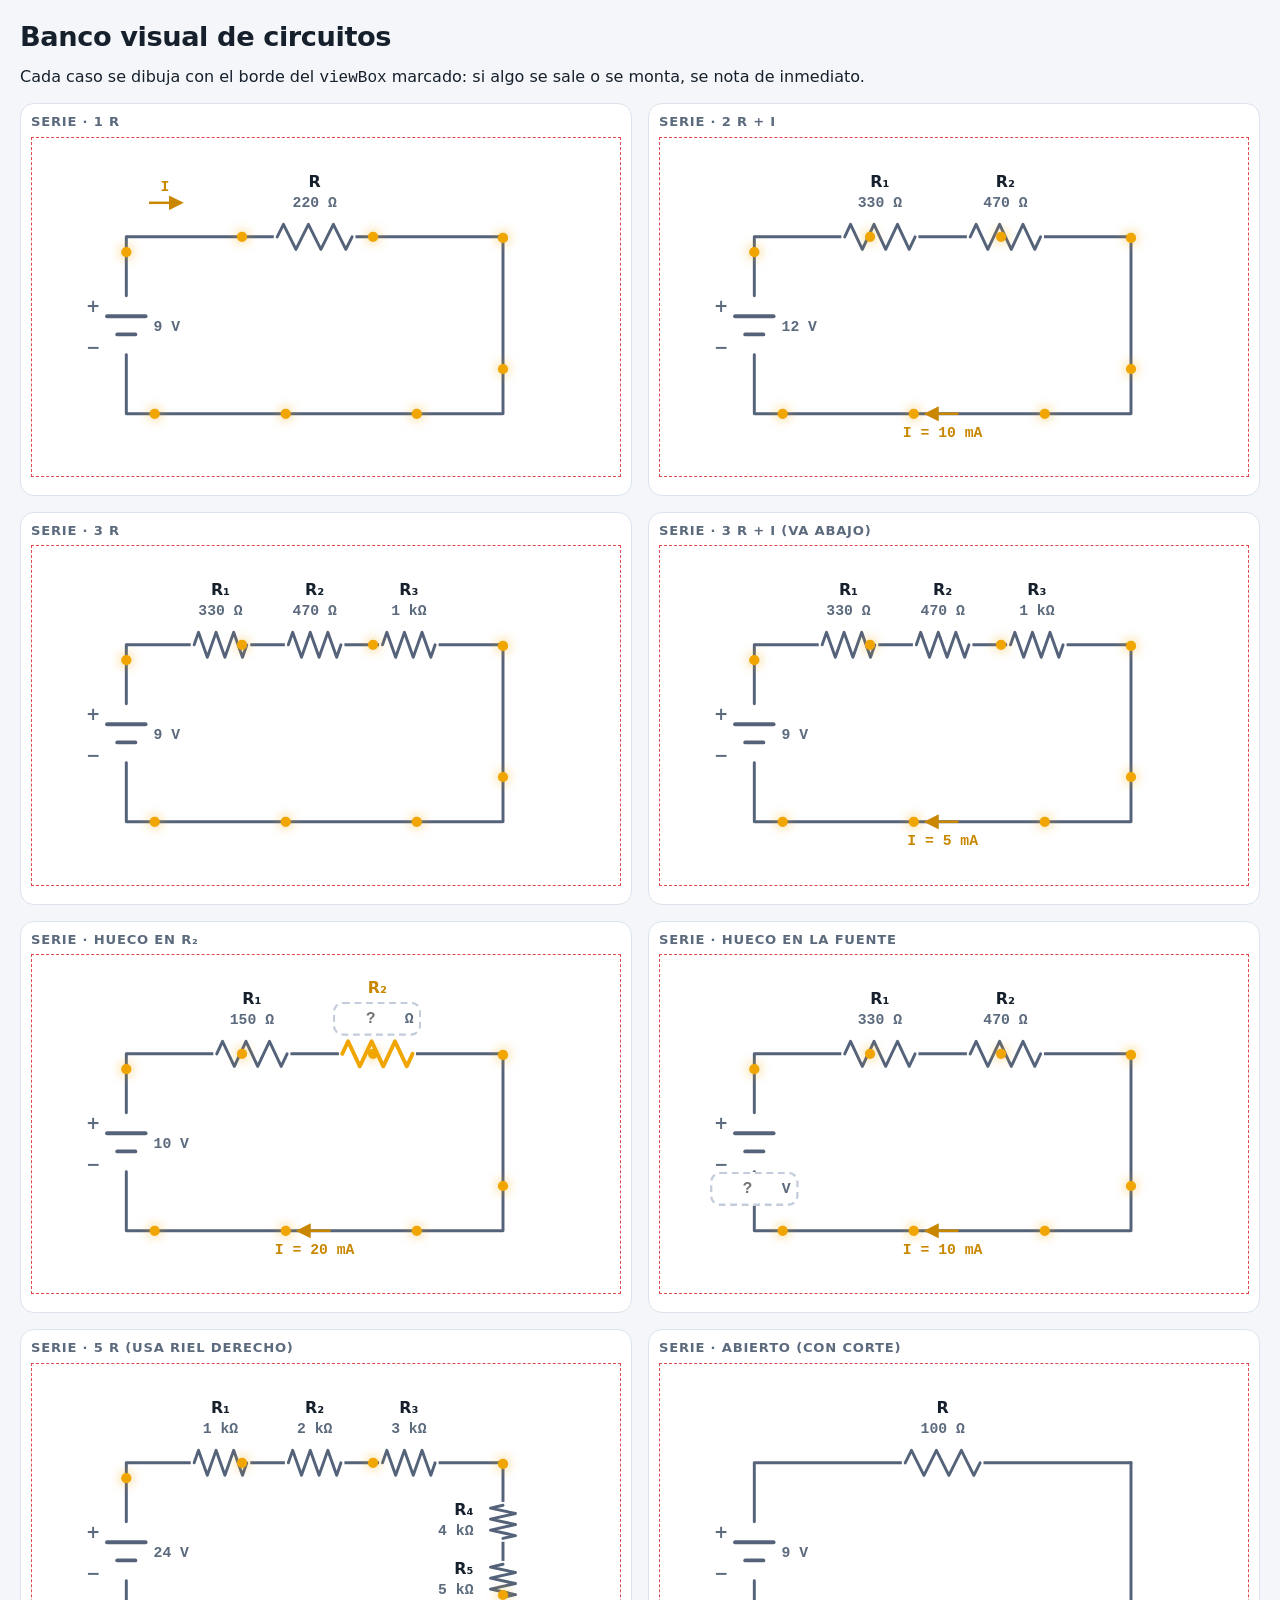
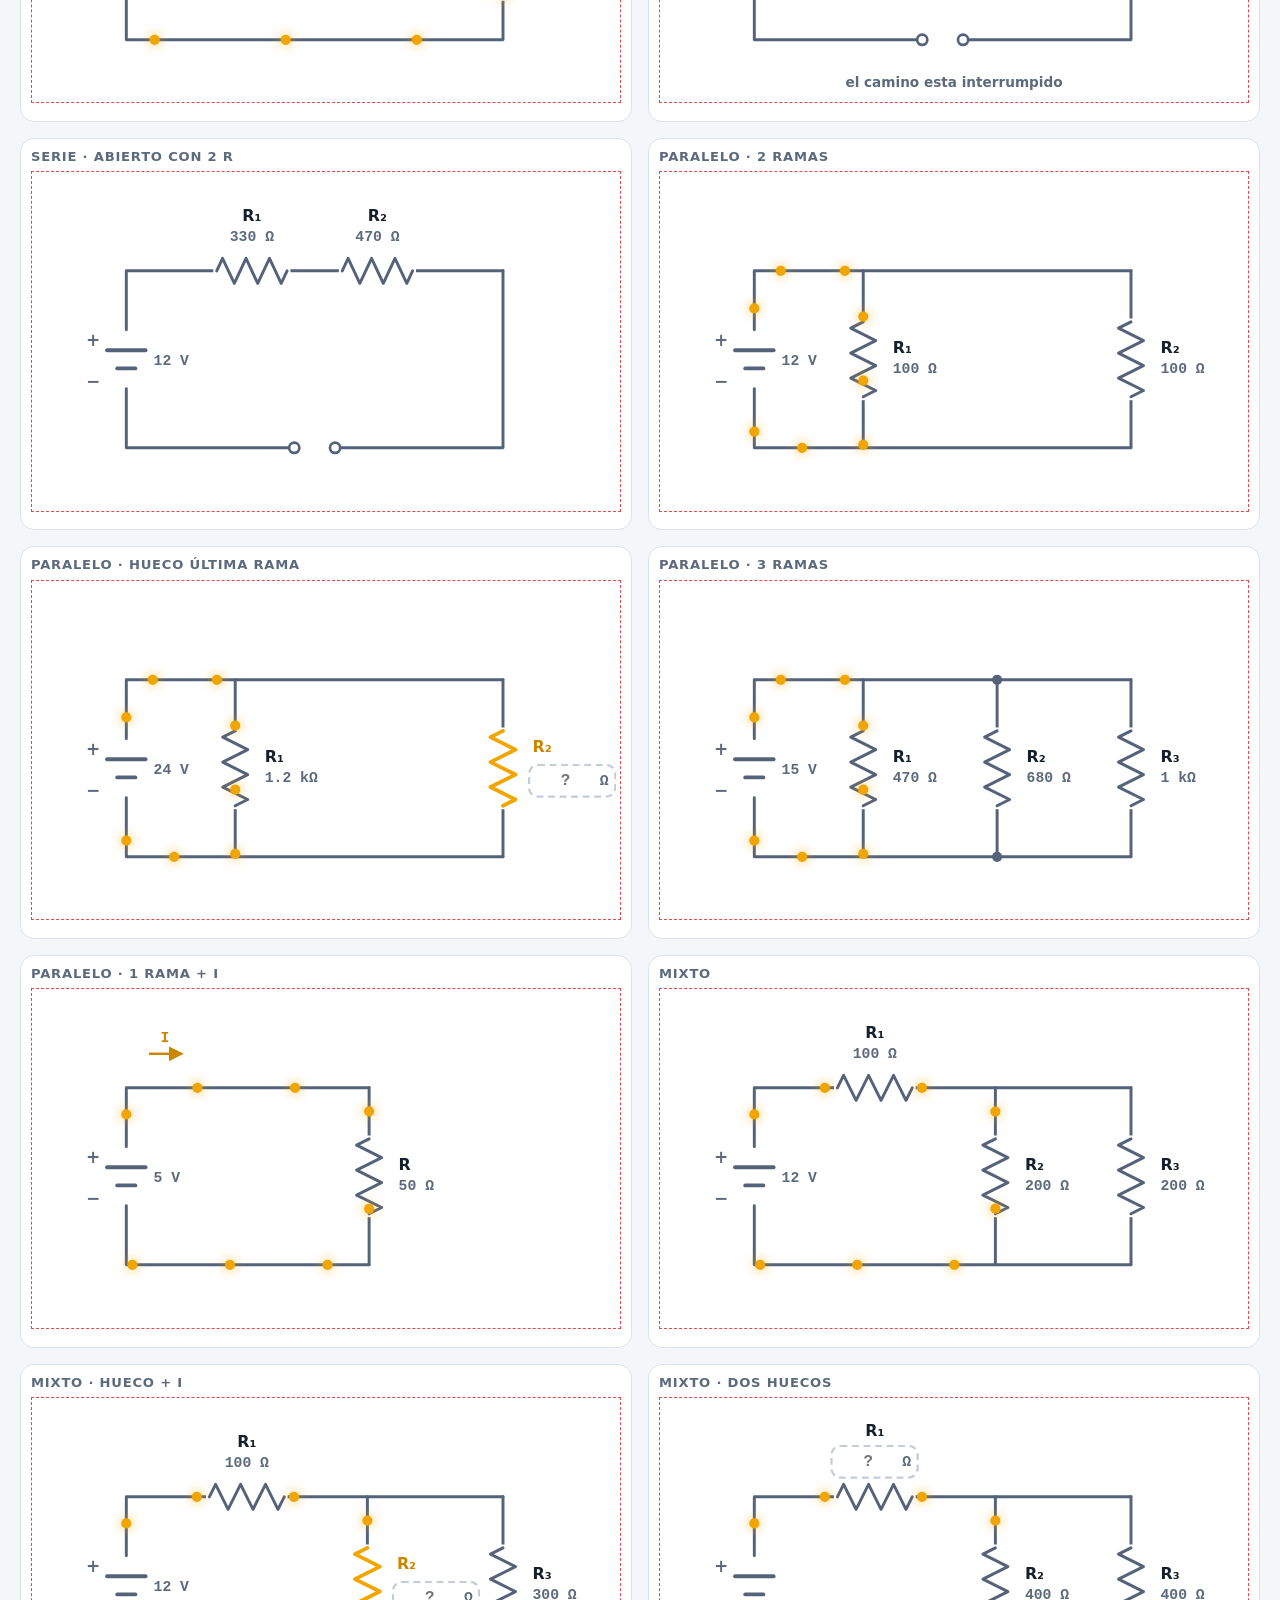
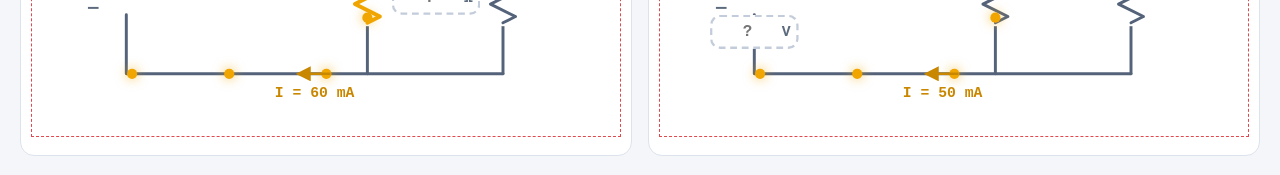
<file: pruebas/circuitos.html>
<!doctype html>
<html lang="es">
<head>
  <meta charset="utf-8">
  <meta name="viewport" content="width=device-width, initial-scale=1">
  <title>Voltio · banco de circuitos</title>
  <link rel="stylesheet" href="../css/app.css">
  <style>
    body { padding: 20px; }
    .rejilla { display: grid; grid-template-columns: repeat(auto-fill, minmax(440px, 1fr)); gap: 16px; max-width: 1500px; margin: 0 auto; }
    .caso { background: var(--superficie); border: 1px solid var(--borde); border-radius: 14px; padding: 10px; }
    .caso h3 { font-size: .82rem; text-transform: uppercase; letter-spacing: .06em; color: var(--texto-suave); margin: 0 0 6px; }
    .caso svg { width: 100%; height: auto; }
    /* Caja de recorte: cualquier trazo que se salga del viewBox se ve enseguida. */
    .caso.marco svg { outline: 1px dashed var(--mal); outline-offset: -1px; }
  </style>
</head>
<body>
  <h1>Banco visual de circuitos</h1>
  <p class="prosa">Cada caso se dibuja con el borde del <code>viewBox</code> marcado: si algo
     se sale o se monta, se nota de inmediato.</p>
  <div class="rejilla" id="rejilla"></div>

  <script type="module">
    {
      const hoja = document.querySelector('link[rel="stylesheet"]');
      hoja.href = `../css/app.css?t=${Date.now()}`;
    }
    // Import con marca de tiempo: el modulo cacheado hace creer que un arreglo
    // no funciono.
    const { construirCircuito } = await import(`../js/circuito.js?t=${Date.now()}`);

    const casos = [
      ['Serie · 1 R', { tipo: 'serie', fuente: { etiqueta: '9 V' },
        ramas: [{ nombre: 'R', valor: '220 Ω' }], corriente: { etiqueta: 'I' } }],
      ['Serie · 2 R + I', { tipo: 'serie', fuente: { etiqueta: '12 V' },
        ramas: [{ nombre: 'R₁', valor: '330 Ω' }, { nombre: 'R₂', valor: '470 Ω' }],
        corriente: { etiqueta: 'I = 10 mA' } }],
      ['Serie · 3 R', { tipo: 'serie', fuente: { etiqueta: '9 V' },
        ramas: [{ nombre: 'R₁', valor: '330 Ω' }, { nombre: 'R₂', valor: '470 Ω' }, { nombre: 'R₃', valor: '1 kΩ' }] }],
      ['Serie · 3 R + I (va abajo)', { tipo: 'serie', fuente: { etiqueta: '9 V' },
        ramas: [{ nombre: 'R₁', valor: '330 Ω' }, { nombre: 'R₂', valor: '470 Ω' }, { nombre: 'R₃', valor: '1 kΩ' }],
        corriente: { etiqueta: 'I = 5 mA' } }],
      ['Serie · hueco en R₂', { tipo: 'serie', fuente: { etiqueta: '10 V' },
        ramas: [{ nombre: 'R₁', valor: '150 Ω' }, { nombre: 'R₂', hueco: { id: 'a', unidad: 'Ω' }, destacado: true }],
        corriente: { etiqueta: 'I = 20 mA' } }],
      ['Serie · hueco en la fuente', { tipo: 'serie', fuente: { hueco: { id: 'b', unidad: 'V' } },
        ramas: [{ nombre: 'R₁', valor: '330 Ω' }, { nombre: 'R₂', valor: '470 Ω' }],
        corriente: { etiqueta: 'I = 10 mA' } }],
      ['Serie · 5 R (usa riel derecho)', { tipo: 'serie', fuente: { etiqueta: '24 V' },
        ramas: [{ nombre: 'R₁', valor: '1 kΩ' }, { nombre: 'R₂', valor: '2 kΩ' }, { nombre: 'R₃', valor: '3 kΩ' },
                { nombre: 'R₄', valor: '4 kΩ' }, { nombre: 'R₅', valor: '5 kΩ' }] }],
      ['Serie · abierto (con corte)', { tipo: 'serie', fuente: { etiqueta: '9 V' },
        ramas: [{ nombre: 'R', valor: '100 Ω' }], abierto: true, nota: 'el camino esta interrumpido' }],
      ['Serie · abierto con 2 R', { tipo: 'serie', fuente: { etiqueta: '12 V' },
        ramas: [{ nombre: 'R₁', valor: '330 Ω' }, { nombre: 'R₂', valor: '470 Ω' }], abierto: true }],

      ['Paralelo · 2 ramas', { tipo: 'paralelo', fuente: { etiqueta: '12 V' },
        ramas: [{ nombre: 'R₁', valor: '100 Ω' }, { nombre: 'R₂', valor: '100 Ω' }] }],
      ['Paralelo · hueco última rama', { tipo: 'paralelo', fuente: { etiqueta: '24 V' },
        ramas: [{ nombre: 'R₁', valor: '1.2 kΩ' }, { nombre: 'R₂', hueco: { id: 'c', unidad: 'Ω' }, destacado: true }] }],
      ['Paralelo · 3 ramas', { tipo: 'paralelo', fuente: { etiqueta: '15 V' },
        ramas: [{ nombre: 'R₁', valor: '470 Ω' }, { nombre: 'R₂', valor: '680 Ω' }, { nombre: 'R₃', valor: '1 kΩ' }] }],
      ['Paralelo · 1 rama + I', { tipo: 'paralelo', fuente: { etiqueta: '5 V' },
        ramas: [{ nombre: 'R', valor: '50 Ω' }], corriente: { etiqueta: 'I' } }],

      ['Mixto', { tipo: 'mixto', fuente: { etiqueta: '12 V' },
        serie: [{ nombre: 'R₁', valor: '100 Ω' }],
        paralelo: [{ nombre: 'R₂', valor: '200 Ω' }, { nombre: 'R₃', valor: '200 Ω' }] }],
      ['Mixto · hueco + I', { tipo: 'mixto', fuente: { etiqueta: '12 V' },
        serie: [{ nombre: 'R₁', valor: '100 Ω' }],
        paralelo: [{ nombre: 'R₂', hueco: { id: 'd', unidad: 'Ω' }, destacado: true }, { nombre: 'R₃', valor: '300 Ω' }],
        corriente: { etiqueta: 'I = 60 mA' } }],
      ['Mixto · dos huecos', { tipo: 'mixto', fuente: { hueco: { id: 'e', unidad: 'V' } },
        serie: [{ nombre: 'R₁', hueco: { id: 'f', unidad: 'Ω' } }],
        paralelo: [{ nombre: 'R₂', valor: '400 Ω' }, { nombre: 'R₃', valor: '400 Ω' }],
        corriente: { etiqueta: 'I = 50 mA' } }],
    ];

    const rejilla = document.getElementById('rejilla');
    for (const [nombre, spec] of casos) {
      const caja = document.createElement('div');
      caja.className = 'caso marco';
      const h = document.createElement('h3');
      h.textContent = nombre;
      caja.append(h, construirCircuito(spec));
      rejilla.appendChild(caja);
    }

    /**
     * Reporta pares de etiquetas que se pisan. Se mira solo texto y campos:
     * que dos cables se crucen es normal, que dos rotulos se monten no.
     */
    window.colisiones = () => [...document.querySelectorAll('.caso')].flatMap((caja) => {
      const nombre = caja.querySelector('h3').textContent;
      const etiquetas = [...caja.querySelectorAll('svg text, svg foreignObject')]
        .map((n) => {
          let b; try { b = n.getBBox(); } catch { return null; }
          if (!b || (b.width === 0 && b.height === 0)) return null;
          return { n, b, txt: (n.textContent || '?').trim().slice(0, 16) };
        }).filter(Boolean);

      const choques = [];
      for (let i = 0; i < etiquetas.length; i++) {
        for (let j = i + 1; j < etiquetas.length; j++) {
          const a = etiquetas[i], c = etiquetas[j];
          // Margen negativo: se tolera que dos cajas se rocen en el borde.
          const solapa = a.b.x < c.b.x + c.b.width - 2 && c.b.x < a.b.x + a.b.width - 2 &&
                         a.b.y < c.b.y + c.b.height - 2 && c.b.y < a.b.y + a.b.height - 2;
          if (solapa) choques.push(`${nombre} → "${a.txt}" ✕ "${c.txt}"`);
        }
      }
      return choques;
    });

    // Reporta cualquier elemento cuyo dibujo se salga del viewBox declarado.
    window.desbordes = () => [...document.querySelectorAll('.caso')].flatMap((caja) => {
      const svg = caja.querySelector('svg');
      const [, , W, H] = svg.getAttribute('viewBox').split(' ').map(Number);
      return [...svg.querySelectorAll('text, foreignObject, path, rect, line, polyline')]
        .map((n) => {
          let b; try { b = n.getBBox(); } catch { return null; }
          if (b.width === 0 && b.height === 0) return null;
          const fuera = b.x < -1 || b.y < -1 || b.x + b.width > W + 1 || b.y + b.height > H + 1;
          if (!fuera) return null;
          return `${caja.querySelector('h3').textContent} → <${n.tagName}${n.textContent ? ' "' + n.textContent.slice(0, 18) + '"' : ''}> ` +
                 `x:${b.x.toFixed(0)}..${(b.x + b.width).toFixed(0)} y:${b.y.toFixed(0)}..${(b.y + b.height).toFixed(0)} (viewBox ${W}x${H})`;
        }).filter(Boolean);
    });
  </script>
</body>
</html>
</file>
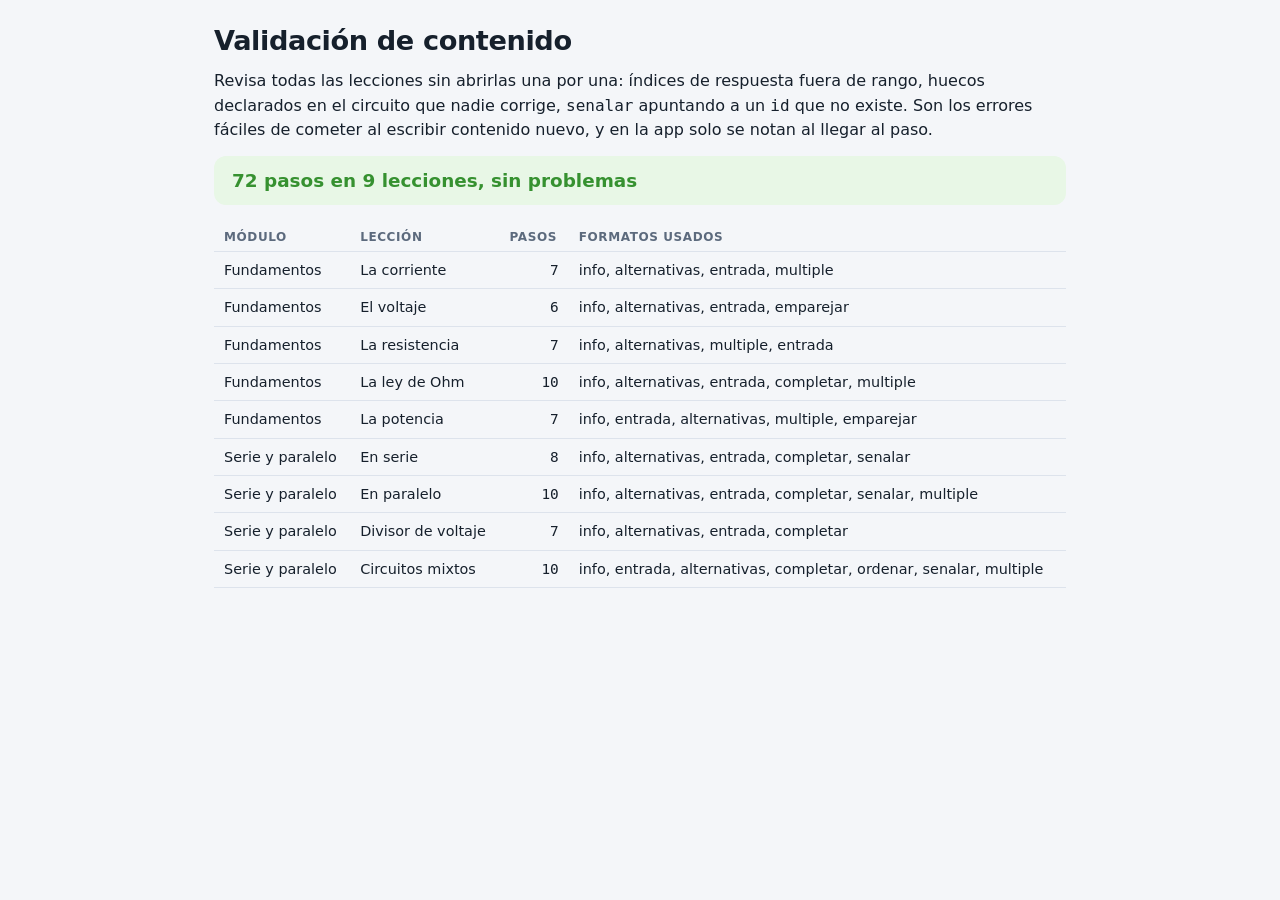
<file: pruebas/contenido.html>
<!doctype html>
<html lang="es">
<head>
  <meta charset="utf-8">
  <meta name="viewport" content="width=device-width, initial-scale=1">
  <title>Voltio · validación de contenido</title>
  <link rel="stylesheet" href="../css/app.css">
  <style>
    body { padding: 24px; max-width: 900px; margin: 0 auto; }
    #resumen { font: 800 1.15rem var(--fuente); padding: 14px 18px; border-radius: 12px; margin-bottom: 18px; }
    #resumen.ok { background: var(--ok-suave); color: var(--ok-osc); }
    #resumen.mal { background: var(--mal-suave); color: var(--mal-osc); }
    #fallos li { font-family: var(--mono); font-size: .85rem; margin: 5px 0; }
    table { width: 100%; border-collapse: collapse; margin-top: 18px; }
    th, td { text-align: left; padding: 7px 10px; border-bottom: 1px solid var(--borde); font-size: .9rem; }
    th { font: 700 .75rem var(--fuente); text-transform: uppercase; letter-spacing: .05em; color: var(--texto-suave); }
    td.num { font-family: var(--mono); text-align: right; }
  </style>
</head>
<body>
  <h1>Validación de contenido</h1>
  <p class="prosa">Revisa todas las lecciones sin abrirlas una por una: índices de respuesta fuera
     de rango, huecos declarados en el circuito que nadie corrige, <code>senalar</code> apuntando a
     un <code>id</code> que no existe. Son los errores fáciles de cometer al escribir contenido
     nuevo, y en la app solo se notan al llegar al paso.</p>
  <div id="resumen"></div>
  <ul id="fallos"></ul>
  <table><thead><tr><th>Módulo</th><th>Lección</th><th class="num">Pasos</th><th>Formatos usados</th></tr></thead>
    <tbody id="tabla"></tbody></table>

  <script type="module">
    const t = Date.now();
    const mods = [];
    for (const f of ['01-fundamentos', '02-serie-paralelo', '03-inductores', '04-capacitores', '05-laplace']) {
      mods.push((await import(`../lecciones/${f}.js?t=${t}`)).default);
    }

    const fallos = [];
    const filas = [];

    /** Recoge los ids de hueco y de componente que declara un spec de circuito. */
    function idsDelCircuito(c) {
      if (!c) return { huecos: [], comps: [] };
      const ramas = [...(c.ramas || []), ...(c.serie || []), ...(c.paralelo || [])];
      const huecos = ramas.filter((r) => r.hueco).map((r) => r.hueco.id);
      if (c.fuente?.hueco) huecos.push(c.fuente.hueco.id);
      return { huecos, comps: ramas.filter((r) => r.id).map((r) => r.id) };
    }

    for (const mod of mods) {
      for (const lec of mod.lecciones) {
        const usados = new Set();
        lec.pasos.forEach((paso, k) => {
          const donde = `${mod.id}/${lec.id}[${k}] ${paso.tipo}`;
          usados.add(paso.tipo);
          const { huecos, comps } = idsDelCircuito(paso.circuito);

          if (paso.tipo === 'alternativas') {
            if (!Array.isArray(paso.opciones) || paso.opciones.length < 2) fallos.push(`${donde}: faltan opciones`);
            else if (!(paso.correcta >= 0 && paso.correcta < paso.opciones.length)) {
              fallos.push(`${donde}: 'correcta'=${paso.correcta} fuera de rango (0..${paso.opciones.length - 1})`);
            }
          }

          if (paso.tipo === 'multiple') {
            if (!Array.isArray(paso.correctas) || !paso.correctas.length) fallos.push(`${donde}: 'correctas' vacio`);
            else {
              for (const i of paso.correctas) {
                if (!(i >= 0 && i < paso.opciones.length)) fallos.push(`${donde}: indice ${i} fuera de rango`);
              }
              if (new Set(paso.correctas).size !== paso.correctas.length) fallos.push(`${donde}: 'correctas' repite indices`);
              if (paso.correctas.length === paso.opciones.length) fallos.push(`${donde}: todas las opciones son correctas`);
            }
          }

          if (paso.tipo === 'entrada') {
            if (!Number.isFinite(paso.respuesta)) fallos.push(`${donde}: 'respuesta' no es un numero`);
            if (!paso.unidad) fallos.push(`${donde}: sin 'unidad'`);
          }

          if (paso.tipo === 'completar') {
            const declarados = (paso.huecos || []).map((x) => x.id);
            for (const id of huecos) {
              if (!declarados.includes(id)) fallos.push(`${donde}: hueco '${id}' en el circuito sin respuesta en 'huecos'`);
            }
            for (const id of declarados) {
              if (!huecos.includes(id)) fallos.push(`${donde}: 'huecos' declara '${id}', que no existe en el circuito`);
            }
            for (const hk of (paso.huecos || [])) {
              if (!Number.isFinite(hk.respuesta)) fallos.push(`${donde}: hueco '${hk.id}' sin respuesta numerica`);
            }
          }

          if (paso.tipo === 'senalar') {
            if (!comps.length) fallos.push(`${donde}: ningun componente del circuito tiene 'id'`);
            else if (!comps.includes(paso.correcta)) {
              fallos.push(`${donde}: 'correcta'="${paso.correcta}" no esta entre [${comps.join(', ')}]`);
            }
          }

          if (paso.tipo === 'emparejar') {
            if (!paso.pares?.length) fallos.push(`${donde}: sin pares`);
            else if (paso.pares.some((p) => !p.a || !p.b)) fallos.push(`${donde}: hay un par incompleto`);
          }

          if (paso.tipo === 'ordenar' && (!paso.pasos || paso.pasos.length < 2)) {
            fallos.push(`${donde}: 'pasos' necesita al menos dos elementos`);
          }

          // Un circuito con componentes marcados fuera de un paso 'senalar' no
          // rompe nada, pero los vuelve clicables sin razon.
          if (comps.length && paso.tipo !== 'senalar') {
            fallos.push(`${donde}: el circuito trae ids (${comps.join(', ')}) pero el paso no es 'senalar'`);
          }
        });

        filas.push({ mod: mod.titulo, lec: lec.titulo, n: lec.pasos.length, tipos: [...usados].join(', ') });
      }
    }

    const res = document.getElementById('resumen');
    const total = filas.reduce((a, f) => a + f.n, 0);
    res.className = fallos.length ? 'mal' : 'ok';
    res.textContent = fallos.length
      ? `${fallos.length} problema(s) de contenido`
      : `${total} pasos en ${filas.length} lecciones, sin problemas`;
    document.getElementById('fallos').innerHTML = fallos.map((f) => `<li>${f}</li>`).join('');
    document.getElementById('tabla').innerHTML = filas
      .map((f) => `<tr><td>${f.mod}</td><td>${f.lec}</td><td class="num">${f.n}</td><td>${f.tipos}</td></tr>`)
      .join('');

    window.resultado = { total, lecciones: filas.length, fallos };
  </script>
</body>
</html>
</file>
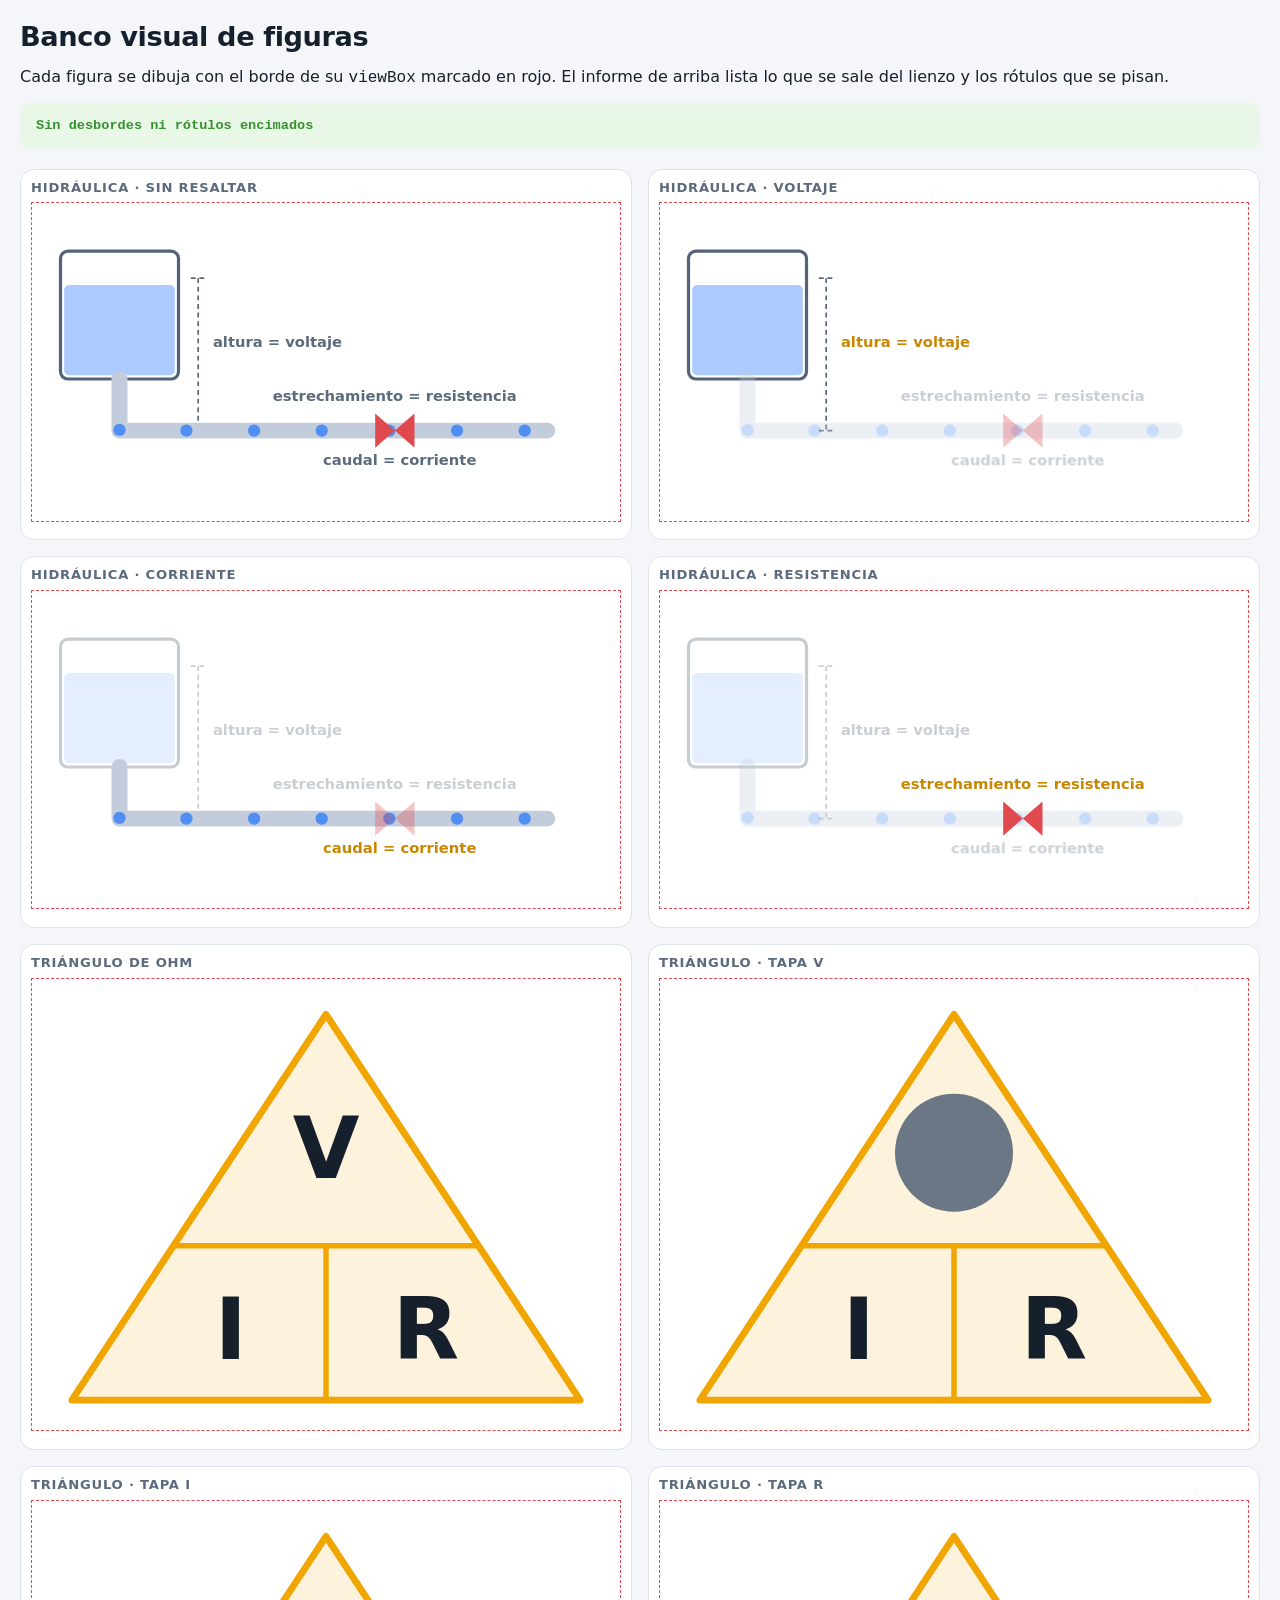
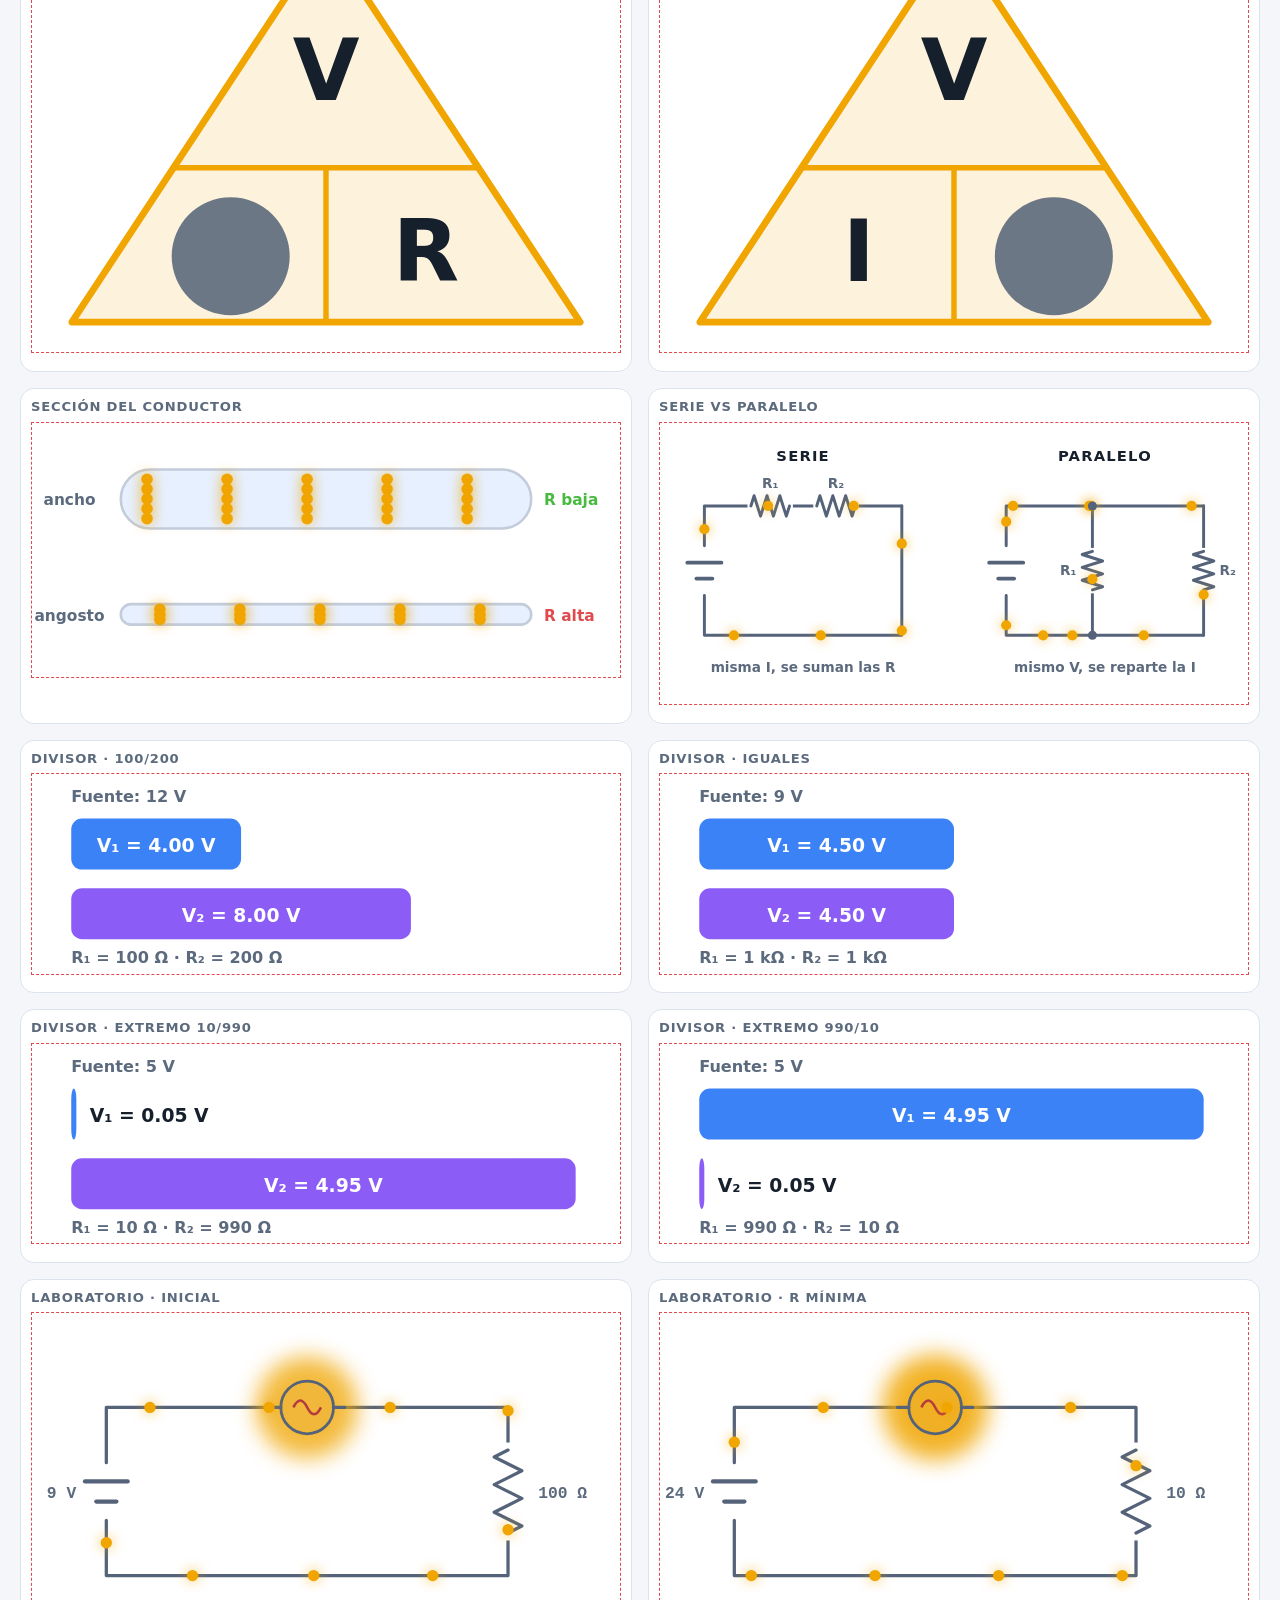
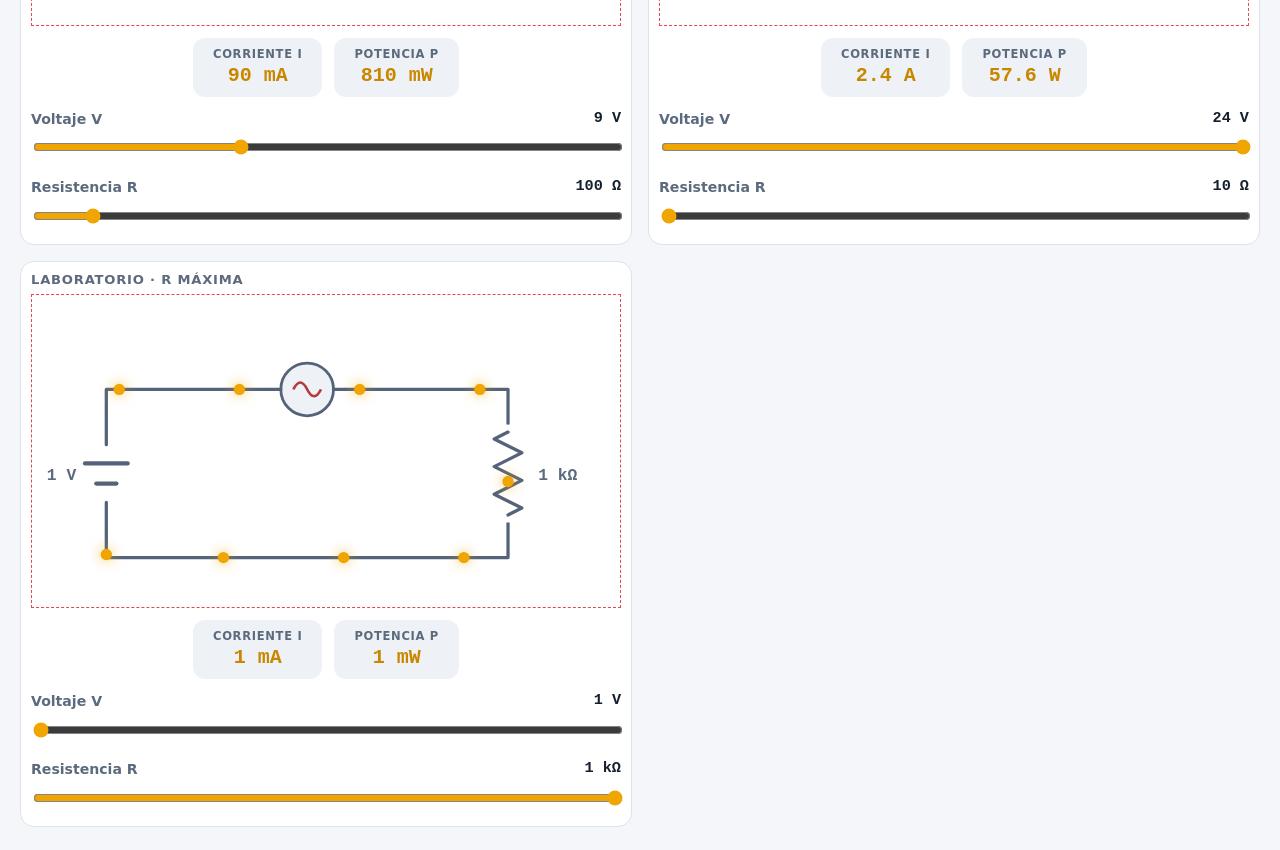
<file: pruebas/figuras.html>
<!doctype html>
<html lang="es">
<head>
  <meta charset="utf-8">
  <meta name="viewport" content="width=device-width, initial-scale=1">
  <title>Voltio · banco de figuras</title>
  <link rel="stylesheet" href="../css/app.css">
  <style>
    body { padding: 20px; }
    .rejilla { display: grid; grid-template-columns: repeat(auto-fill, minmax(460px, 1fr)); gap: 16px; max-width: 1500px; margin: 0 auto; }
    .caso { background: var(--superficie); border: 1px solid var(--borde); border-radius: 14px; padding: 10px; }
    .caso h3 { font-size: .82rem; text-transform: uppercase; letter-spacing: .06em; color: var(--texto-suave); margin: 0 0 6px; }
    .caso > svg, .caso .lab > svg { outline: 1px dashed var(--mal); outline-offset: -1px; }
    #informe { max-width: 1500px; margin: 0 auto 20px; font-family: var(--mono); font-size: .85rem; }
    #informe .ok { background: var(--ok-suave); color: var(--ok-osc); padding: 12px 16px; border-radius: 10px; font-weight: 800; }
    #informe .mal { background: var(--mal-suave); color: var(--mal-osc); padding: 12px 16px; border-radius: 10px; }
    #informe li { margin: 3px 0; }
  </style>
</head>
<body>
  <h1>Banco visual de figuras</h1>
  <p class="prosa">Cada figura se dibuja con el borde de su <code>viewBox</code> marcado en rojo.
     El informe de arriba lista lo que se sale del lienzo y los rótulos que se pisan.</p>
  <div id="informe"></div>
  <div class="rejilla" id="rejilla"></div>

  <script type="module">
    // El CSS se cachea igual que los modulos; al iterar sobre estilos conviene
    // forzarlo, si no un arreglo parece no haber funcionado.
    {
      const hoja = document.querySelector('link[rel="stylesheet"]');
      hoja.href = `../css/app.css?t=${Date.now()}`;
    }

    // Import dinamico con marca de tiempo: al iterar sobre las figuras, el modulo
    // cacheado del navegador hace creer que un arreglo no funciono.
    const {
      analogiaHidraulica, trianguloOhm, laboratorioOhm,
      seccionConductor, serieVsParalelo, barrasDivisor,
    } = await import(`../js/visuales.js?t=${Date.now()}`);

    const CASOS = [
      ['Hidráulica · sin resaltar', () => analogiaHidraulica()],
      ['Hidráulica · voltaje', () => analogiaHidraulica('voltaje')],
      ['Hidráulica · corriente', () => analogiaHidraulica('corriente')],
      ['Hidráulica · resistencia', () => analogiaHidraulica('resistencia')],
      ['Triángulo de Ohm', () => trianguloOhm()],
      ['Triángulo · tapa V', () => trianguloOhm('V')],
      ['Triángulo · tapa I', () => trianguloOhm('I')],
      ['Triángulo · tapa R', () => trianguloOhm('R')],
      ['Sección del conductor', () => seccionConductor()],
      ['Serie vs paralelo', () => serieVsParalelo()],
      ['Divisor · 100/200', () => barrasDivisor(12, 100, 200)],
      ['Divisor · iguales', () => barrasDivisor(9, 1000, 1000)],
      ['Divisor · extremo 10/990', () => barrasDivisor(5, 10, 990)],
      ['Divisor · extremo 990/10', () => barrasDivisor(5, 990, 10)],
      ['Laboratorio · inicial', () => laboratorioOhm()],
      ['Laboratorio · R mínima', () => laboratorioOhm({ v0: 24, r0: 10 })],
      ['Laboratorio · R máxima', () => laboratorioOhm({ v0: 1, r0: 1000 })],
    ];

    const rejilla = document.getElementById('rejilla');
    for (const [nombre, construir] of CASOS) {
      const caja = document.createElement('div');
      caja.className = 'caso';
      const h = document.createElement('h3');
      h.textContent = nombre;
      caja.append(h, construir());
      rejilla.appendChild(caja);
    }

    /** Todo lo dibujado tiene que caber dentro del viewBox declarado. */
    function desbordes() {
      return [...document.querySelectorAll('.caso')].flatMap((caja) => {
        const nombre = caja.querySelector('h3').textContent;
        return [...caja.querySelectorAll('svg')].flatMap((svg) => {
          const [, , W, H] = svg.getAttribute('viewBox').split(' ').map(Number);
          return [...svg.querySelectorAll('text, rect, circle, path, line, polyline, foreignObject')]
            // Los electrones los coloca animateMotion, que getBBox no ve: siempre
            // se reportarian en el origen. Se excluyen para no ahogar el informe.
            .filter((n) => !n.querySelector('animateMotion') && !n.classList.contains('cz-e'))
            .map((n) => {
              let b; try { b = n.getBBox(); } catch { return null; }
              if (!b || (b.width === 0 && b.height === 0)) return null;
              const holgura = 1;
              if (b.x >= -holgura && b.y >= -holgura &&
                  b.x + b.width <= W + holgura && b.y + b.height <= H + holgura) return null;
              const etq = (n.textContent || '').trim().slice(0, 18);
              return `${nombre} → <${n.tagName}${etq ? ` "${etq}"` : ''}> ` +
                     `x ${b.x.toFixed(0)}…${(b.x + b.width).toFixed(0)} · ` +
                     `y ${b.y.toFixed(0)}…${(b.y + b.height).toFixed(0)} (viewBox ${W}×${H})`;
            }).filter(Boolean);
        });
      });
    }

    /** Dos rotulos encimados son siempre un error; dos trazos cruzados no. */
    function colisiones() {
      return [...document.querySelectorAll('.caso')].flatMap((caja) => {
        const nombre = caja.querySelector('h3').textContent;
        return [...caja.querySelectorAll('svg')].flatMap((svg) => {
          const et = [...svg.querySelectorAll('text, foreignObject')].map((n) => {
            let b; try { b = n.getBBox(); } catch { return null; }
            if (!b || (b.width === 0 && b.height === 0)) return null;
            return { b, txt: (n.textContent || '?').trim().slice(0, 16) };
          }).filter(Boolean);

          const out = [];
          for (let i = 0; i < et.length; i++) {
            for (let j = i + 1; j < et.length; j++) {
              const a = et[i], c = et[j];
              if (a.b.x < c.b.x + c.b.width - 2 && c.b.x < a.b.x + a.b.width - 2 &&
                  a.b.y < c.b.y + c.b.height - 2 && c.b.y < a.b.y + a.b.height - 2) {
                out.push(`${nombre} → "${a.txt}" ✕ "${c.txt}"`);
              }
            }
          }
          return out;
        });
      });
    }

    /**
     * El halo de la ampolleta lleva blur, que getBBox no ve. Se comprueba a mano
     * que el circulo mas su desenfoque quepan en el lienzo.
     */
    function haloFueraDeLienzo() {
      return [...document.querySelectorAll('.viz-lab')].flatMap((svg) => {
        const [, , W, H] = svg.getAttribute('viewBox').split(' ').map(Number);
        const halo = svg.querySelector('.viz-halo');
        if (!halo) return [];
        const desenfoque = 9 * 3;               // blur(9px) se extiende ~3σ
        const cx = +halo.getAttribute('cx'), cy = +halo.getAttribute('cy');
        const r = +halo.getAttribute('r') + desenfoque;
        const fuera = [];
        if (cx - r < 0) fuera.push(`izquierda ${(cx - r).toFixed(0)}`);
        if (cy - r < 0) fuera.push(`arriba ${(cy - r).toFixed(0)}`);
        if (cx + r > W) fuera.push(`derecha ${(cx + r).toFixed(0)}>${W}`);
        if (cy + r > H) fuera.push(`abajo ${(cy + r).toFixed(0)}>${H}`);
        return fuera.length ? [`Laboratorio → halo se sale por: ${fuera.join(', ')}`] : [];
      });
    }

    window.revisar = () => ({
      desbordes: desbordes(),
      colisiones: colisiones(),
      halo: haloFueraDeLienzo(),
    });

    // Informe visible, para revisarlo sin abrir la consola.
    const r = window.revisar();
    const todos = [...r.desbordes, ...r.colisiones, ...r.halo];
    const inf = document.getElementById('informe');
    inf.innerHTML = todos.length
      ? `<div class="mal"><b>${todos.length} problema(s):</b><ul>${todos.map((x) => `<li>${x}</li>`).join('')}</ul></div>`
      : '<div class="ok">Sin desbordes ni rótulos encimados</div>';
  </script>
</body>
</html>
</file>
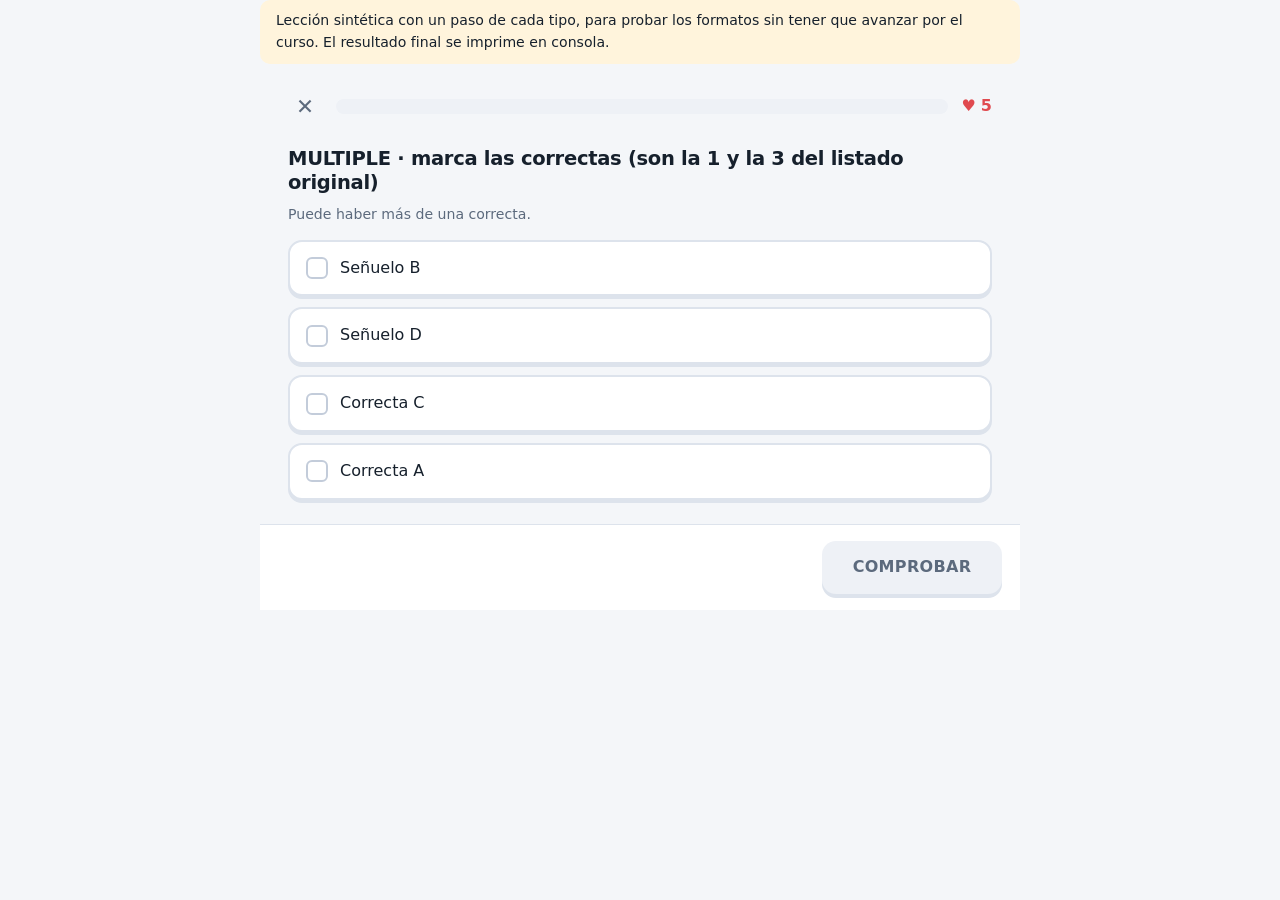
<file: pruebas/formatos.html>
<!doctype html>
<html lang="es">
<head>
  <meta charset="utf-8">
  <meta name="viewport" content="width=device-width, initial-scale=1">
  <title>Voltio · pruebas de formatos</title>
  <link rel="stylesheet" href="../css/app.css">
  <style>
    #app { max-width: 760px; margin: 0 auto; }
    .aviso { max-width: 760px; margin: 0 auto 10px; padding: 10px 16px; background: var(--marca-suave);
             border-radius: 10px; font-size: .88rem; }
  </style>
</head>
<body>
  <div class="aviso">Lección sintética con un paso de cada tipo, para probar los formatos sin
    tener que avanzar por el curso. El resultado final se imprime en consola.</div>
  <div id="app"></div>

  <script type="module">
    {
      const hoja = document.querySelector('link[rel="stylesheet"]');
      hoja.href = `../css/app.css?t=${Date.now()}`;
    }
    const t = Date.now();
    const { reproducirLeccion } = await import(`../js/motor.js?t=${t}`);
    const { rellenarVidas } = await import(`../js/estado.js?t=${t}`);
    rellenarVidas();

    const LECCION = {
      id: 'prueba-formatos',
      xp: 10,
      pasos: [
        {
          tipo: 'multiple',
          pregunta: 'MULTIPLE · marca las correctas (son la 1 y la 3 del listado original)',
          opciones: ['Correcta A', 'Señuelo B', 'Correcta C', 'Señuelo D'],
          correctas: [0, 2],
          explicacion: '<p>Se corrige como conjunto: sobra una o falta una y está mal.</p>',
        },
        {
          tipo: 'emparejar',
          enunciado: 'EMPAREJAR · une magnitud con unidad',
          pares: [
            { a: 'Voltaje', b: 'volt (V)' },
            { a: 'Corriente', b: 'ampere (A)' },
            { a: 'Resistencia', b: 'ohm (Ω)' },
          ],
          explicacion: '<p>Se cierra solo al emparejar todo.</p>',
        },
        {
          tipo: 'ordenar',
          enunciado: 'ORDENAR · tócalos en orden',
          pasos: ['Primero', 'Segundo', 'Tercero', 'Cuarto'],
          explicacion: '<p>El orden declarado en el array es el correcto.</p>',
        },
        {
          tipo: 'senalar',
          enunciado: 'SEÑALAR · toca R₂ en el diagrama',
          circuito: {
            tipo: 'mixto',
            fuente: { etiqueta: '18 V' },
            serie: [{ nombre: 'R₁', valor: '220 Ω', id: 'r1' }],
            paralelo: [
              { nombre: 'R₂', valor: '330 Ω', id: 'r2' },
              { nombre: 'R₃', valor: '470 Ω', id: 'r3' },
            ],
            corriente: { velocidad: 1.1 },
          },
          correcta: 'r2',
          nombreCorrecto: 'R₂',
          explicacion: '<p>Los componentes con <code>id</code> se vuelven seleccionables.</p>',
        },
        {
          tipo: 'senalar',
          enunciado: 'SEÑALAR (serie) · toca R₃',
          circuito: {
            tipo: 'serie',
            fuente: { etiqueta: '12 V' },
            ramas: [
              { nombre: 'R₁', valor: '220 Ω', id: 'r1' },
              { nombre: 'R₂', valor: '680 Ω', id: 'r2' },
              { nombre: 'R₃', valor: '100 Ω', id: 'r3' },
            ],
            corriente: { velocidad: 0.7 },
          },
          correcta: 'r3',
          nombreCorrecto: 'R₃',
          explicacion: '<p>También funciona sobre el riel horizontal.</p>',
        },
      ],
    };

    const res = await reproducirLeccion(LECCION, document.getElementById('app'), {});
    console.log('resultado', res);
    document.querySelector('.aviso').textContent = `Terminado: ${JSON.stringify(res)}`;
  </script>
</body>
</html>
</file>
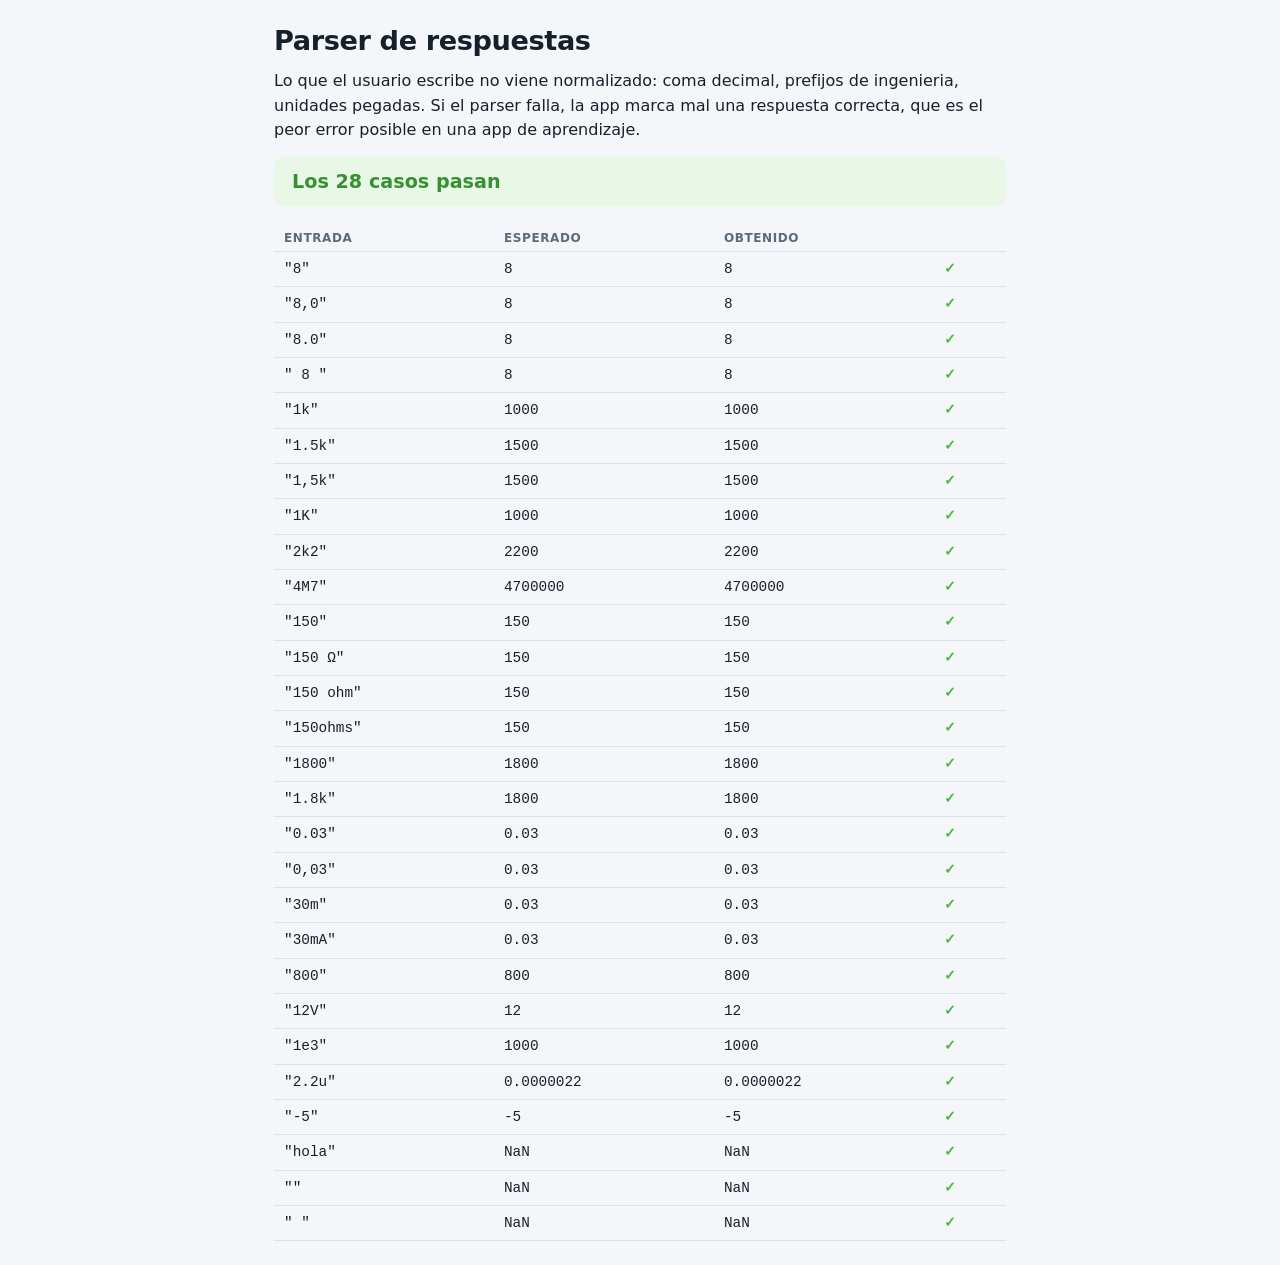
<file: pruebas/parser.html>
<!doctype html>
<html lang="es">
<head>
  <meta charset="utf-8">
  <meta name="viewport" content="width=device-width, initial-scale=1">
  <title>Voltio · pruebas del parser</title>
  <link rel="stylesheet" href="../css/app.css">
  <style>
    body { padding: 24px; max-width: 780px; margin: 0 auto; }
    table { width: 100%; border-collapse: collapse; font-family: var(--mono); font-size: .9rem; }
    th, td { text-align: left; padding: 6px 10px; border-bottom: 1px solid var(--borde); }
    th { font: 700 .75rem var(--fuente); text-transform: uppercase; letter-spacing: .05em; color: var(--texto-suave); }
    .pasa { color: var(--ok); font-weight: 800; }
    .falla { color: var(--mal); font-weight: 800; }
    tr.falla-fila { background: var(--mal-suave); }
    #resumen { font: 800 1.2rem var(--fuente); padding: 14px 18px; border-radius: 12px; margin-bottom: 18px; }
    #resumen.ok { background: var(--ok-suave); color: var(--ok-osc); }
    #resumen.mal { background: var(--mal-suave); color: var(--mal-osc); }
  </style>
</head>
<body>
  <h1>Parser de respuestas</h1>
  <p class="prosa">Lo que el usuario escribe no viene normalizado: coma decimal, prefijos de
     ingenieria, unidades pegadas. Si el parser falla, la app marca mal una respuesta correcta,
     que es el peor error posible en una app de aprendizaje.</p>
  <div id="resumen"></div>
  <table><thead><tr><th>Entrada</th><th>Esperado</th><th>Obtenido</th><th></th></tr></thead>
    <tbody id="filas"></tbody></table>

  <script type="module">
    import { aNumero, coincide, formatear } from '../js/motor.js';

    const CASOS = [
      ['8', 8], ['8,0', 8], ['8.0', 8], ['  8  ', 8],
      ['1k', 1000], ['1.5k', 1500], ['1,5k', 1500], ['1K', 1000],
      ['2k2', 2200], ['4M7', 4.7e6],
      ['150', 150], ['150 Ω', 150], ['150 ohm', 150], ['150ohms', 150],
      ['1800', 1800], ['1.8k', 1800],
      ['0.03', 0.03], ['0,03', 0.03], ['30m', 0.03], ['30mA', 0.03],
      ['800', 800], ['12V', 12], ['1e3', 1000], ['2.2u', 2.2e-6],
      ['-5', -5],
      ['hola', NaN], ['', NaN], ['   ', NaN],
    ];

    const filas = document.getElementById('filas');
    let fallos = 0;

    for (const [entrada, esperado] of CASOS) {
      const v = aNumero(entrada);
      const ok = Number.isNaN(esperado) ? Number.isNaN(v) : coincide(v, esperado, 0.001);
      if (!ok) fallos++;
      const tr = document.createElement('tr');
      if (!ok) tr.className = 'falla-fila';
      tr.innerHTML = `<td>${JSON.stringify(entrada)}</td>` +
        `<td>${Number.isNaN(esperado) ? 'NaN' : esperado}</td>` +
        `<td>${Number.isNaN(v) ? 'NaN' : v}</td>` +
        `<td class="${ok ? 'pasa' : 'falla'}">${ok ? '✓' : '✕'}</td>`;
      filas.appendChild(tr);
    }

    const res = document.getElementById('resumen');
    res.className = fallos ? 'mal' : 'ok';
    res.textContent = fallos
      ? `${fallos} de ${CASOS.length} fallan`
      : `Los ${CASOS.length} casos pasan`;

    // Para leerlo desde automatizacion sin parsear el DOM.
    window.resultado = { total: CASOS.length, fallos };
  </script>
</body>
</html>
</file>
<file: css/app.css>
/* ── Tokens ──────────────────────────────────────────────────────────────── */

:root {
  --fondo: #f4f6f9;
  --superficie: #ffffff;
  --superficie-2: #eef1f6;
  --borde: #dde3ec;
  --borde-fuerte: #c3ccda;
  --texto: #16202c;
  --texto-suave: #5c6a7d;

  --marca: #f0a500;
  --marca-osc: #c98700;
  --marca-suave: #fff4dc;

  --ok: #47ba3f;
  --ok-osc: #369130;
  --ok-suave: #e8f7e6;
  --mal: #e04a4f;
  --mal-osc: #b53a3e;
  --mal-suave: #fdeced;

  --azul: #3b82f6;
  --violeta: #8b5cf6;
  --verde: #10b981;
  --rojo: #ef4444;
  --ambar: #f0a500;

  --cable: #55637a;
  --electron: #f0a500;

  --r: 16px;
  --sombra: 0 1px 2px rgba(20, 30, 45, .06), 0 4px 14px rgba(20, 30, 45, .06);
  --fuente: "IBM Plex Sans", ui-sans-serif, system-ui, -apple-system, "Segoe UI", Roboto, Arial, sans-serif;
  --mono: "IBM Plex Mono", ui-monospace, "Cascadia Code", "SF Mono", Menlo, Consolas, monospace;
}

@media (prefers-color-scheme: dark) {
  :root:not([data-theme="light"]) {
    --fondo: #10151d;
    --superficie: #182029;
    --superficie-2: #212b37;
    --borde: #2b3644;
    --borde-fuerte: #3c4a5c;
    --texto: #e8eef6;
    --texto-suave: #9aa8bb;
    --marca-suave: #33280f;
    --ok-suave: #16301a;
    --mal-suave: #351a1d;
    --cable: #8fa0b8;
    --sombra: 0 1px 2px rgba(0, 0, 0, .3), 0 4px 14px rgba(0, 0, 0, .25);
  }
}

:root[data-theme="dark"] {
  --fondo: #10151d;
  --superficie: #182029;
  --superficie-2: #212b37;
  --borde: #2b3644;
  --borde-fuerte: #3c4a5c;
  --texto: #e8eef6;
  --texto-suave: #9aa8bb;
  --marca-suave: #33280f;
  --ok-suave: #16301a;
  --mal-suave: #351a1d;
  --cable: #8fa0b8;
  --sombra: 0 1px 2px rgba(0, 0, 0, .3), 0 4px 14px rgba(0, 0, 0, .25);
}

/* ── Base ────────────────────────────────────────────────────────────────── */

* { box-sizing: border-box; }

body {
  margin: 0;
  font-variant-numeric: tabular-nums;
  background: var(--fondo);
  color: var(--texto);
  font-family: var(--fuente);
  font-size: 16px;
  line-height: 1.55;
  -webkit-font-smoothing: antialiased;
}

h1, h2, h3 { line-height: 1.25; margin: 0 0 .4em; letter-spacing: -.015em; }
h1 { font-size: 1.7rem; }
h2 { font-size: 1.3rem; }
p { margin: 0 0 .8em; }
sub, sup { line-height: 0; }

button { font: inherit; color: inherit; cursor: pointer; }
button:disabled { cursor: not-allowed; }

/* Botones con "peso": el borde inferior grueso hace de sombra fisica. */
.btn {
  border: 0;
  border-radius: 14px;
  padding: 14px 26px;
  font-weight: 800;
  font-size: 1rem;
  letter-spacing: .02em;
  text-transform: uppercase;
  transition: transform .06s, filter .15s;
}
.btn.principal {
  background: var(--marca);
  color: #1d1500;
  box-shadow: 0 4px 0 var(--marca-osc);
  min-width: 180px;
}
.btn.principal:active:not(:disabled) { transform: translateY(3px); box-shadow: 0 1px 0 var(--marca-osc); }
.btn.principal:disabled { background: var(--superficie-2); color: var(--texto-suave); box-shadow: 0 4px 0 var(--borde); }
.btn.secundario {
  background: var(--superficie);
  border: 2px solid var(--borde-fuerte);
  box-shadow: 0 3px 0 var(--borde);
  padding: 11px 20px;
  text-transform: none;
}
.btn.peligro { background: var(--mal); color: #fff; box-shadow: 0 4px 0 var(--mal-osc); text-transform: none; padding: 11px 20px; }
.btn:focus-visible, button:focus-visible, input:focus-visible { outline: 3px solid var(--azul); outline-offset: 2px; }

.prosa { color: var(--texto); }
.prosa ol, .prosa ul { margin: 0 0 .8em; padding-left: 1.3em; }
.prosa li { margin-bottom: .3em; }

.formula {
  font-family: var(--mono);
  font-size: 1.08rem;
  font-weight: 700;
  text-align: center;
  background: var(--superficie-2);
  border-radius: 10px;
  padding: 12px 10px;
  margin: 12px 0;
}
.dato {
  border-left: 4px solid var(--marca);
  background: var(--marca-suave);
  padding: 10px 14px;
  border-radius: 0 10px 10px 0;
  font-size: .95rem;
}

/* ── Barra superior ──────────────────────────────────────────────────────── */

.barra-sup {
  position: sticky; top: 0; z-index: 20;
  display: flex; align-items: center; gap: 14px;
  padding: 12px max(16px, env(safe-area-inset-left)) 12px 16px;
  background: color-mix(in srgb, var(--superficie) 88%, transparent);
  backdrop-filter: blur(10px);
  border-bottom: 1px solid var(--borde);
}
.marca { display: flex; align-items: center; gap: 7px; font-weight: 900; font-size: 1.2rem; letter-spacing: -.02em; }
.marca .rayo { color: var(--marca); filter: drop-shadow(0 0 8px rgba(240, 165, 0, .5)); }
.stats { margin-left: auto; display: flex; gap: 14px; }
.stat { display: inline-flex; align-items: center; gap: 5px; font-weight: 800; font-size: .95rem; }
.stat .ic { font-style: normal; }
.stat:nth-child(3) .ic { color: var(--mal); }
.icono-btn {
  background: none; border: 0; font-size: 1.25rem; padding: 6px 9px;
  border-radius: 10px; color: var(--texto-suave);
}
.icono-btn:hover { background: var(--superficie-2); }

/* ── Mapa ────────────────────────────────────────────────────────────────── */

.mapa { max-width: 760px; margin: 0 auto; padding: 24px 18px 80px; }
.saludo { text-align: center; margin-bottom: 30px; }
.saludo p { color: var(--texto-suave); margin: 0; }

.modulo { margin-bottom: 42px; }

.mod-cab {
  display: flex; align-items: center; gap: 14px;
  padding: 16px 18px;
  border-radius: var(--r);
  color: #fff;
  box-shadow: var(--sombra);
}
.mod-cab.ambar   { background: linear-gradient(135deg, #f0a500, #e08700); }
.mod-cab.azul    { background: linear-gradient(135deg, #4f8ef7, #2f6ad6); }
.mod-cab.violeta { background: linear-gradient(135deg, #9b6cf8, #7746e0); }
.mod-cab.verde   { background: linear-gradient(135deg, #19c58c, #0f9b6c); }
.mod-cab.rojo    { background: linear-gradient(135deg, #f2635f, #d13f3b); }
.mod-cab.cerrado { filter: grayscale(.75) brightness(.9); }
.mod-icono { font-size: 1.9rem; line-height: 1; }
.mod-txt { flex: 1; min-width: 0; }
.mod-txt h2 { margin: 0; font-size: 1.15rem; }
.mod-txt p { margin: 0; font-size: .88rem; opacity: .9; }
.mod-prog { text-align: right; font-size: .8rem; font-weight: 800; min-width: 74px; }
.mod-barra { height: 8px; background: rgba(255, 255, 255, .32); border-radius: 99px; overflow: hidden; margin-bottom: 4px; }
.mod-barra i { display: block; height: 100%; background: #fff; border-radius: 99px; transition: width .5s; }
.chip { background: rgba(255, 255, 255, .25); padding: 4px 11px; border-radius: 99px; font-size: .78rem; font-weight: 800; }

/* Camino serpenteante de lecciones */
.camino { display: flex; flex-direction: column; align-items: center; gap: 4px; padding: 26px 0 6px; }
.nodo {
  position: relative;
  transform: translateX(var(--desfase, 0));
  display: flex; flex-direction: column; align-items: center; gap: 6px;
  background: none; border: 0; padding: 10px 6px 14px;
  transition: transform .15s;
}
.nodo:not(:last-child)::after {
  content: ""; position: absolute; left: 50%; top: 100%;
  width: 4px; height: 22px; margin-left: -2px; border-radius: 2px;
  background: var(--borde-fuerte);
}
.nodo-cara {
  width: 66px; height: 66px; border-radius: 50%;
  display: grid; place-items: center;
  font-size: 1.5rem; color: #fff; font-weight: 900;
  background: var(--borde-fuerte);
  box-shadow: 0 5px 0 var(--borde);
  transition: transform .1s, box-shadow .1s;
}
.nodo.activa .nodo-cara { background: var(--marca); color: #1d1500; box-shadow: 0 5px 0 var(--marca-osc); animation: latido 2.4s ease-in-out infinite; }
.nodo.hecha .nodo-cara  { background: var(--ok); box-shadow: 0 5px 0 var(--ok-osc); }
.nodo.cerrada .nodo-cara { background: var(--superficie-2); color: var(--texto-suave); box-shadow: 0 5px 0 var(--borde); }
.nodo:not(:disabled):hover .nodo-cara { transform: translateY(-2px); }
.nodo:not(:disabled):active .nodo-cara { transform: translateY(4px); box-shadow: 0 1px 0 var(--borde); }
.nodo-nombre { font-size: .84rem; font-weight: 700; color: var(--texto-suave); max-width: 130px; text-align: center; }
.nodo.activa .nodo-nombre, .nodo.hecha .nodo-nombre { color: var(--texto); }
.nodo-estrellas { font-size: .7rem; letter-spacing: 1px; color: var(--borde-fuerte); line-height: 1; }
.nodo-estrellas i { font-style: normal; }
.nodo-estrellas i.on { color: var(--marca); }

@keyframes latido {
  0%, 100% { box-shadow: 0 5px 0 var(--marca-osc), 0 0 0 0 rgba(240, 165, 0, .5); }
  50%      { box-shadow: 0 5px 0 var(--marca-osc), 0 0 0 12px rgba(240, 165, 0, 0); }
}

.temario {
  background: var(--superficie); border: 1px solid var(--borde);
  border-radius: 0 0 var(--r) var(--r); border-top: 0;
  padding: 4px 18px 6px; margin-top: -6px;
}
.temario summary { cursor: pointer; padding: 12px 0; font-weight: 700; color: var(--texto-suave); font-size: .92rem; }
.temario ul { margin: 0 0 12px; padding-left: 1.2em; color: var(--texto-suave); font-size: .92rem; }
.temario li { margin-bottom: .28em; }

.pie-mapa { text-align: center; color: var(--texto-suave); font-size: .82rem; padding-top: 20px; }

/* ── Leccion ─────────────────────────────────────────────────────────────── */

.pantalla-leccion { min-height: 100vh; min-height: 100dvh; display: flex; }
.leccion { display: flex; flex-direction: column; flex: 1; min-height: 100dvh; }

.lec-cabecera {
  display: flex; align-items: center; gap: 14px;
  padding: 14px 18px; max-width: 740px; margin: 0 auto; width: 100%;
}
.salir { background: none; border: 0; font-size: 1.35rem; color: var(--texto-suave); padding: 2px 8px; border-radius: 8px; }
.salir:hover { background: var(--superficie-2); }
.barra { flex: 1; height: 15px; background: var(--superficie-2); border-radius: 99px; overflow: hidden; }
.barra i { display: block; height: 100%; width: 0; border-radius: 99px; background: var(--ok); transition: width .35s cubic-bezier(.2, .9, .3, 1); }
.vidas { display: inline-flex; align-items: center; gap: 5px; font-weight: 800; color: var(--mal); }
.vidas.sin-vidas { opacity: .5; }

.lec-escena { flex: 1; width: 100%; max-width: 740px; margin: 0 auto; padding: 8px 18px 24px; }
.paso { animation: entra .3s ease-out; }
@keyframes entra { from { opacity: 0; transform: translateY(10px); } to { opacity: 1; transform: none; } }

.paso-emoji { font-size: 2.6rem; text-align: center; line-height: 1; margin-bottom: 8px; }
.paso-emoji.celebra { animation: brinca .7s ease-out; font-size: 3.6rem; }
@keyframes brinca { 0% { transform: scale(.3) rotate(-14deg); opacity: 0; } 60% { transform: scale(1.18); } 100% { transform: none; opacity: 1; } }

.paso-info h2, .paso-fin h2 { text-align: center; }
.enunciado { font-size: 1.22rem; margin-bottom: 16px; }
.aviso-reintento {
  display: inline-block; background: var(--marca-suave); color: var(--marca-osc);
  font-weight: 800; font-size: .8rem; padding: 4px 12px; border-radius: 99px; margin-bottom: 12px;
}

.visual {
  background: var(--superficie);
  border: 1px solid var(--borde);
  border-radius: var(--r);
  padding: 12px;
  margin: 0 0 18px;
  overflow-x: auto;
}
.visual svg { display: block; width: 100%; height: auto; max-width: 520px; margin: 0 auto; }

/* Opciones */
.opciones { display: grid; gap: 11px; }
.opciones.col-2 { grid-template-columns: repeat(auto-fit, minmax(150px, 1fr)); }
.opcion {
  display: flex; align-items: center; gap: 12px; text-align: left;
  background: var(--superficie);
  border: 2px solid var(--borde);
  box-shadow: 0 3px 0 var(--borde);
  border-radius: 14px; padding: 14px 16px;
  transition: transform .08s, border-color .15s, background .15s;
}
.opcion:hover:not(:disabled) { border-color: var(--borde-fuerte); background: var(--superficie-2); }
.opcion:active:not(:disabled) { transform: translateY(3px); box-shadow: 0 0 0 var(--borde); }
.opcion kbd {
  flex: none; width: 26px; height: 26px; display: grid; place-items: center;
  border: 2px solid var(--borde); border-radius: 7px;
  font: 700 .78rem var(--mono); color: var(--texto-suave);
}
.opcion.elegida { border-color: var(--azul); background: color-mix(in srgb, var(--azul) 10%, var(--superficie)); box-shadow: 0 3px 0 color-mix(in srgb, var(--azul) 45%, var(--borde)); }
.opcion.elegida kbd { border-color: var(--azul); color: var(--azul); }
.opcion.correcta { border-color: var(--ok); background: var(--ok-suave); box-shadow: 0 3px 0 var(--ok); }
.opcion.incorrecta { border-color: var(--mal); background: var(--mal-suave); box-shadow: 0 3px 0 var(--mal); }
.opcion:disabled { cursor: default; opacity: 1; }

/* Instruccion de formato: dice como se responde, no que se pregunta. */
.instruccion {
  color: var(--texto-suave); font-size: .88rem; margin: -8px 0 14px;
}

/* Seleccion multiple: casilla visible, porque "marca todas" necesita que se
   note que se puede marcar mas de una. */
.opcion.marcable .casilla {
  flex: none; width: 22px; height: 22px; border-radius: 6px;
  border: 2px solid var(--borde-fuerte); position: relative;
}
.opcion.marcable.elegida .casilla { background: var(--azul); border-color: var(--azul); }
.opcion.marcable.elegida .casilla::after {
  content: "✓"; position: absolute; inset: 0; color: #fff;
  font-size: .8rem; font-weight: 900; display: grid; place-items: center;
}
.opcion.marcable.correcta .casilla { background: var(--ok); border-color: var(--ok); }
.opcion.marcable.incorrecta .casilla { background: var(--mal); border-color: var(--mal); }

/* Ordenar: el numero aparece al tocar, y ese es todo el feedback que hace falta. */
.opcion.ordenable kbd { transition: background .15s, color .15s; }
.opcion.puesta { border-color: var(--azul); background: color-mix(in srgb, var(--azul) 8%, var(--superficie)); }
.opcion.puesta kbd { background: var(--azul); border-color: var(--azul); color: #fff; }
.btn.chico { padding: 8px 16px; font-size: .85rem; }
.opcion.ordenable ~ .btn.chico, .paso .btn.chico { margin-top: 12px; }

/* Emparejar: dos columnas de fichas que se van fijando al acertar. */
.emparejar { display: grid; grid-template-columns: 1fr 1fr; gap: 12px; }
.col-emparejar { display: grid; gap: 10px; align-content: start; }
.ficha {
  background: var(--superficie); border: 2px solid var(--borde);
  box-shadow: 0 3px 0 var(--borde); border-radius: 12px;
  padding: 13px 14px; text-align: center; font-weight: 600;
  transition: transform .08s, border-color .15s, opacity .25s;
}
.ficha:hover:not(:disabled) { border-color: var(--borde-fuerte); }
.ficha:active:not(:disabled) { transform: translateY(3px); box-shadow: 0 0 0 var(--borde); }
.ficha.elegida { border-color: var(--azul); background: color-mix(in srgb, var(--azul) 10%, var(--superficie)); box-shadow: 0 3px 0 var(--azul); }
.ficha.resuelta { border-color: var(--ok); background: var(--ok-suave); box-shadow: none; opacity: .55; cursor: default; }
.ficha.falla { border-color: var(--mal); background: var(--mal-suave); animation: temblor .4s; }
@keyframes temblor {
  0%, 100% { transform: translateX(0); }
  20% { transform: translateX(-6px); }
  40% { transform: translateX(6px); }
  60% { transform: translateX(-4px); }
  80% { transform: translateX(4px); }
}

/* Senalar sobre el diagrama */
.cz-senalable { cursor: pointer; }
.cz-golpe { fill: transparent; }
.cz-senalable:hover .cz-zig { stroke: var(--azul); }
.cz-senalable:hover .cz-golpe { fill: color-mix(in srgb, var(--azul) 12%, transparent); }
.cz-senalable:focus-visible { outline: none; }
.cz-senalable:focus-visible .cz-golpe { fill: color-mix(in srgb, var(--azul) 18%, transparent); stroke: var(--azul); stroke-width: 2; }
.cz-senalable.cz-elegido .cz-zig { stroke: var(--azul); stroke-width: 3.6; }
.cz-senalable.cz-elegido .cz-golpe { fill: color-mix(in srgb, var(--azul) 18%, transparent); }
.cz-senalable.cz-ok .cz-zig { stroke: var(--ok); stroke-width: 3.6; }
.cz-senalable.cz-ok .cz-golpe { fill: color-mix(in srgb, var(--ok) 20%, transparent); }
.cz-senalable.cz-ok .cz-nombre { fill: var(--ok-osc); }
.cz-senalable.cz-mal .cz-zig { stroke: var(--mal); stroke-width: 3.6; }
.cz-senalable.cz-mal .cz-golpe { fill: color-mix(in srgb, var(--mal) 20%, transparent); }
.cz-senalable.cz-mal .cz-nombre { fill: var(--mal-osc); }

/* Entradas numericas */
.campo-unidad { display: flex; align-items: center; gap: 10px; justify-content: center; margin: 6px 0 16px; }
.entrada-grande {
  font: 800 1.5rem var(--mono);
  width: 180px; text-align: center;
  padding: 12px 14px; border-radius: 14px;
  border: 2px solid var(--borde-fuerte); background: var(--superficie); color: var(--texto);
}
.entrada-grande.ok  { border-color: var(--ok); background: var(--ok-suave); }
.entrada-grande.mal { border-color: var(--mal); background: var(--mal-suave); }
.campo-unidad > span { font: 700 1.2rem var(--mono); color: var(--texto-suave); }

.pista { margin-top: 4px; }
.pista summary { cursor: pointer; color: var(--azul); font-weight: 700; font-size: .92rem; }
.pista .prosa { background: var(--superficie-2); border-radius: 10px; padding: 10px 14px; margin-top: 8px; font-size: .94rem; }

/* Pie con feedback */
.lec-pie {
  position: sticky; bottom: 0;
  display: flex; align-items: center; gap: 18px; flex-wrap: wrap;
  padding: 16px 18px calc(16px + env(safe-area-inset-bottom));
  border-top: 1px solid var(--borde);
  background: var(--superficie);
}
/* Emparejar no usa boton: sin esto el pie deja una franja vacia. */
.lec-pie:empty { display: none; }
.lec-pie > * { max-width: 740px; }
.lec-pie:not(.ok):not(.mal) { justify-content: center; }
.lec-pie.ok  { background: var(--ok-suave); border-top-color: var(--ok); }
.lec-pie.mal { background: var(--mal-suave); border-top-color: var(--mal); }
.lec-pie.ok .btn.principal  { background: var(--ok); color: #fff; box-shadow: 0 4px 0 var(--ok-osc); }
.lec-pie.mal .btn.principal { background: var(--mal); color: #fff; box-shadow: 0 4px 0 var(--mal-osc); }
.lec-pie .btn { margin-left: auto; }

.fb-cuerpo { display: flex; gap: 13px; align-items: flex-start; flex: 1; min-width: 240px; animation: entra .25s; }
.fb-icono {
  flex: none; width: 34px; height: 34px; border-radius: 50%;
  display: grid; place-items: center; font-weight: 900; color: #fff; font-size: 1.1rem;
}
.lec-pie.ok .fb-icono  { background: var(--ok); }
.lec-pie.mal .fb-icono { background: var(--mal); }
.lec-pie.ok strong  { color: var(--ok-osc); font-size: 1.1rem; }
.lec-pie.mal strong { color: var(--mal-osc); font-size: 1.1rem; }
.fb-detalle { font-size: .93rem; margin-top: 3px; }
.fb-detalle p:last-child { margin-bottom: 0; }
.respuesta-buena { font-weight: 600; }
.lista-errores { margin: 0 0 .5em; padding-left: 1.2em; }

/* Fin de leccion */
.paso-fin { text-align: center; padding-top: 26px; }
.estrellas { font-size: 2.2rem; letter-spacing: 8px; color: var(--borde-fuerte); margin: 6px 0 18px; }
.estrellas .on { color: var(--marca); text-shadow: 0 0 18px rgba(240, 165, 0, .55); }
.resumen { display: flex; gap: 14px; justify-content: center; flex-wrap: wrap; }
.tarjeta-res {
  border: 2px solid var(--borde); border-radius: 14px; padding: 12px 26px; min-width: 118px;
  background: var(--superficie);
}
.tarjeta-res.xp { border-color: var(--marca); }
.tarjeta-res b { display: block; font-size: 1.6rem; line-height: 1.1; }
.tarjeta-res.xp b { color: var(--marca-osc); }
.tarjeta-res span { font-size: .78rem; text-transform: uppercase; letter-spacing: .06em; color: var(--texto-suave); font-weight: 700; }

/* ── Circuitos ───────────────────────────────────────────────────────────── */

.cz { overflow: visible; }
.cz-cable, .cz-zig {
  fill: none; stroke: var(--cable);
  stroke-width: 2.6; stroke-linecap: round; stroke-linejoin: round;
}
.cz-tapa { fill: var(--superficie); stroke: none; }
.cz-nodo { fill: var(--cable); }
/* Terminales a ambos lados de una interrupcion: huecos, para que se lea
   que ahi el camino termina y no que hay un empalme. */
.cz-terminal { fill: var(--superficie); stroke: var(--cable); stroke-width: 2.4; }
.cz-barra-larga, .cz-barra-corta { stroke: var(--cable); stroke-width: 3.4; stroke-linecap: round; }
.cz-signo { font: 700 15px var(--fuente); fill: var(--texto-suave); }
.cz-nombre { font: 800 14px var(--fuente); fill: var(--texto); }
.cz-valor { font: 600 13px var(--mono); fill: var(--texto-suave); }
.cz-nota { font: 600 12px var(--fuente); fill: var(--texto-suave); }
.cz-i { font: 700 13px var(--mono); fill: var(--marca-osc); }
.cz-flecha line { stroke: var(--marca-osc); stroke-width: 2.2; }
.cz-punta { fill: var(--marca-osc); }
.cz-e { fill: var(--electron); filter: drop-shadow(0 0 5px rgba(240, 165, 0, .75)); }

.cz-destacado .cz-zig { stroke: var(--marca); stroke-width: 3.4; }
.cz-destacado .cz-nombre { fill: var(--marca-osc); }

/* Huecos por completar, incrustados en el diagrama */
.cz-fo { overflow: visible; }
.cz-hueco {
  display: flex; align-items: center; gap: 4px;
  background: var(--superficie);
  border: 2px dashed var(--borde-fuerte);
  border-radius: 9px; padding: 2px 5px; height: 30px;
}
.cz-hueco input {
  width: 100%; min-width: 0; border: 0; background: none; color: var(--texto);
  font: 800 14px var(--mono); text-align: center; padding: 0;
}
.cz-hueco input:focus { outline: none; }
.cz-hueco:focus-within { border-style: solid; border-color: var(--azul); box-shadow: 0 0 0 3px color-mix(in srgb, var(--azul) 22%, transparent); }
.cz-hueco .cz-unidad { font: 700 13px var(--mono); color: var(--texto-suave); flex: none; }
.cz-hueco.ok  { border-style: solid; border-color: var(--ok); background: var(--ok-suave); }
.cz-hueco.mal { border-style: solid; border-color: var(--mal); background: var(--mal-suave); }

/* ── Visuales ────────────────────────────────────────────────────────────── */

.viz-rot { font: 600 12px var(--fuente); fill: var(--texto-suave); }
.viz-titulo { font: 900 13px var(--fuente); fill: var(--texto); letter-spacing: .08em; }
.viz-ok { fill: var(--ok); font-weight: 800; }
.viz-mal { fill: var(--mal); font-weight: 800; }
.viz-g { transition: opacity .3s; }
.viz-g.atenua { opacity: .32; }
.viz-g.resalta .viz-rot { fill: var(--marca-osc); font-weight: 800; }

/* En la analogia hidraulica lo que circula es agua, no carga: el ambar de
   los electrones haria pensar que el dibujo ya es el circuito. */
.viz-gota { fill: var(--azul); opacity: .85; }
.viz-tanque { fill: none; stroke: var(--cable); stroke-width: 2.6; }
.viz-agua-fill { fill: color-mix(in srgb, var(--azul) 42%, transparent); }
.viz-tubo { fill: none; stroke: var(--borde-fuerte); stroke-width: 13; stroke-linecap: round; stroke-linejoin: round; }
.viz-tubo-r { fill: color-mix(in srgb, var(--azul) 12%, transparent); stroke: var(--borde-fuerte); stroke-width: 2; }
.viz-cota { stroke: var(--texto-suave); stroke-width: 1.4; stroke-dasharray: 4 3; }
.viz-valvula { fill: var(--mal); }
.viz-marco { fill: none; stroke: var(--borde); stroke-width: 2; }
.viz-obst { fill: var(--mal); rx: 3; }

.viz-tri { fill: color-mix(in srgb, var(--marca) 14%, transparent); stroke: var(--marca); stroke-width: 3; stroke-linejoin: round; }
.viz-tri-div { stroke: var(--marca); stroke-width: 2.4; }
.viz-letra { font: 900 38px var(--fuente); fill: var(--texto); }
.viz-tapa-circ { fill: var(--texto-suave); opacity: .9; }
.viz-celda.tapada .viz-letra { opacity: 0; }

.viz-halo { fill: var(--marca); filter: blur(9px); }
.viz-bulbo {
  fill: color-mix(in srgb, var(--marca) calc(var(--brillo, 0) * 85%), var(--superficie-2));
  stroke: var(--cable); stroke-width: 2.2;
}
.viz-filamento { fill: none; stroke: var(--mal-osc); stroke-width: 2; }

.viz-barra { fill: var(--azul); }
.viz-barra.b2 { fill: var(--violeta); }
.viz-barra-txt { font: 800 14px var(--fuente); fill: #fff; }
/* Cuando el reparto es muy desigual el rotulo no cabe dentro de la barra
   y se escribe al lado, donde necesita el color de texto normal. */
.viz-barra-txt.fuera { fill: var(--texto); }

.lab { display: flex; flex-direction: column; gap: 12px; }
.lab-lecturas { display: flex; gap: 12px; justify-content: center; }
.lect {
  background: var(--superficie-2); border-radius: 12px; padding: 8px 20px; text-align: center; min-width: 120px;
}
.lect span { display: block; font-size: .72rem; text-transform: uppercase; letter-spacing: .06em; color: var(--texto-suave); font-weight: 700; }
.lect b { font: 800 1.25rem var(--mono); color: var(--marca-osc); }
.lab-controles { display: grid; gap: 12px; }
.lab-controles label { display: block; font-size: .88rem; font-weight: 700; }
.lab-controles label > span { display: flex; justify-content: space-between; margin-bottom: 4px; color: var(--texto-suave); }
.lab-controles output { font: 800 .95rem var(--mono); color: var(--texto); }
.lab-controles input[type="range"] { width: 100%; accent-color: var(--marca); height: 22px; }

/* ── Ajustes ─────────────────────────────────────────────────────────────── */

.ajustes { max-width: 620px; margin: 0 auto; padding: 22px 18px 60px; display: grid; gap: 16px; }
.tarjeta { background: var(--superficie); border: 1px solid var(--borde); border-radius: var(--r); padding: 18px; box-shadow: var(--sombra); }
.tarjeta h3 { margin: 0 0 8px; font-size: 1.05rem; }
.tarjeta p { color: var(--texto-suave); font-size: .94rem; }
.tarjeta.peligro { border-color: color-mix(in srgb, var(--mal) 40%, var(--borde)); }
.grid-stats { display: grid; grid-template-columns: repeat(3, 1fr); gap: 10px; text-align: center; }
.grid-stats b { display: block; font-size: 1.5rem; color: var(--marca-osc); }
.grid-stats span { font-size: .76rem; text-transform: uppercase; letter-spacing: .05em; color: var(--texto-suave); font-weight: 700; }

/* ── Respaldo del progreso ───────────────────────────────────────────────── */

.banda-aviso {
  background: var(--mal-suave);
  border: 1px solid color-mix(in srgb, var(--mal) 40%, transparent);
  border-left: 4px solid var(--mal);
  border-radius: 10px;
  padding: 12px 16px;
  margin-bottom: 22px;
  font-size: .92rem;
}

.tarjeta h4 {
  margin: 18px 0 8px;
  font-size: .82rem;
  text-transform: uppercase;
  letter-spacing: .06em;
  color: var(--texto-suave);
}
.fila-botones { display: flex; gap: 10px; flex-wrap: wrap; }
.campo-respaldo {
  width: 100%;
  font: 500 .82rem var(--mono);
  padding: 10px 12px;
  border-radius: 10px;
  border: 2px solid var(--borde);
  background: var(--superficie-2);
  color: var(--texto);
  resize: vertical;
  margin-bottom: 10px;
}
.campo-respaldo:focus { outline: none; border-color: var(--azul); }
.aviso-guardado {
  border-radius: 8px; padding: 9px 12px; font-size: .89rem; font-weight: 600;
}
.aviso-guardado.mal { background: var(--mal-suave); color: var(--mal-osc); }
.resultado-respaldo:empty { display: none; }
.resultado-respaldo {
  margin: 12px 0 0; font-size: .89rem; font-weight: 700;
}
.resultado-respaldo.ok { color: var(--ok-osc); }
.resultado-respaldo.mal { color: var(--mal-osc); }
.nota-fina { font-size: .82rem; color: var(--texto-suave); margin: 12px 0 0; }

/* Aviso flotante de version nueva: no interrumpe, pero no se pierde de vista. */
.banda-version {
  position: fixed;
  left: 50%;
  bottom: calc(18px + env(safe-area-inset-bottom));
  transform: translateX(-50%);
  z-index: 60;
  display: flex; align-items: center; gap: 14px;
  background: var(--superficie);
  border: 1px solid var(--borde-fuerte);
  border-radius: 999px;
  padding: 9px 10px 9px 20px;
  box-shadow: 0 6px 24px rgba(20, 30, 45, .18);
  font-size: .92rem; font-weight: 600;
  max-width: calc(100vw - 32px);
  animation: sube-banda .35s ease-out;
}
.banda-version .btn { margin: 0; white-space: nowrap; }
@keyframes sube-banda {
  from { opacity: 0; transform: translate(-50%, 16px); }
  to   { opacity: 1; transform: translate(-50%, 0); }
}

/* ── Responsive y accesibilidad ──────────────────────────────────────────── */

@media (max-width: 560px) {
  h1 { font-size: 1.45rem; }
  .enunciado { font-size: 1.1rem; }
  .nodo { transform: translateX(calc(var(--desfase, 0) * .6)); }
  .nodo-cara { width: 58px; height: 58px; font-size: 1.3rem; }
  .lec-pie { flex-direction: column; align-items: stretch; }
  .lec-pie .btn { margin-left: 0; width: 100%; }
  .mod-prog { min-width: 62px; }
  .emparejar { gap: 8px; }
  .ficha { padding: 11px 8px; font-size: .9rem; }
  .stats { gap: 10px; }
}

@media (prefers-reduced-motion: reduce) {
  *, *::before, *::after { animation-duration: .001s !important; transition-duration: .001s !important; }
  .cz-e, .viz-agua-fill { display: none; }
}
</file>
